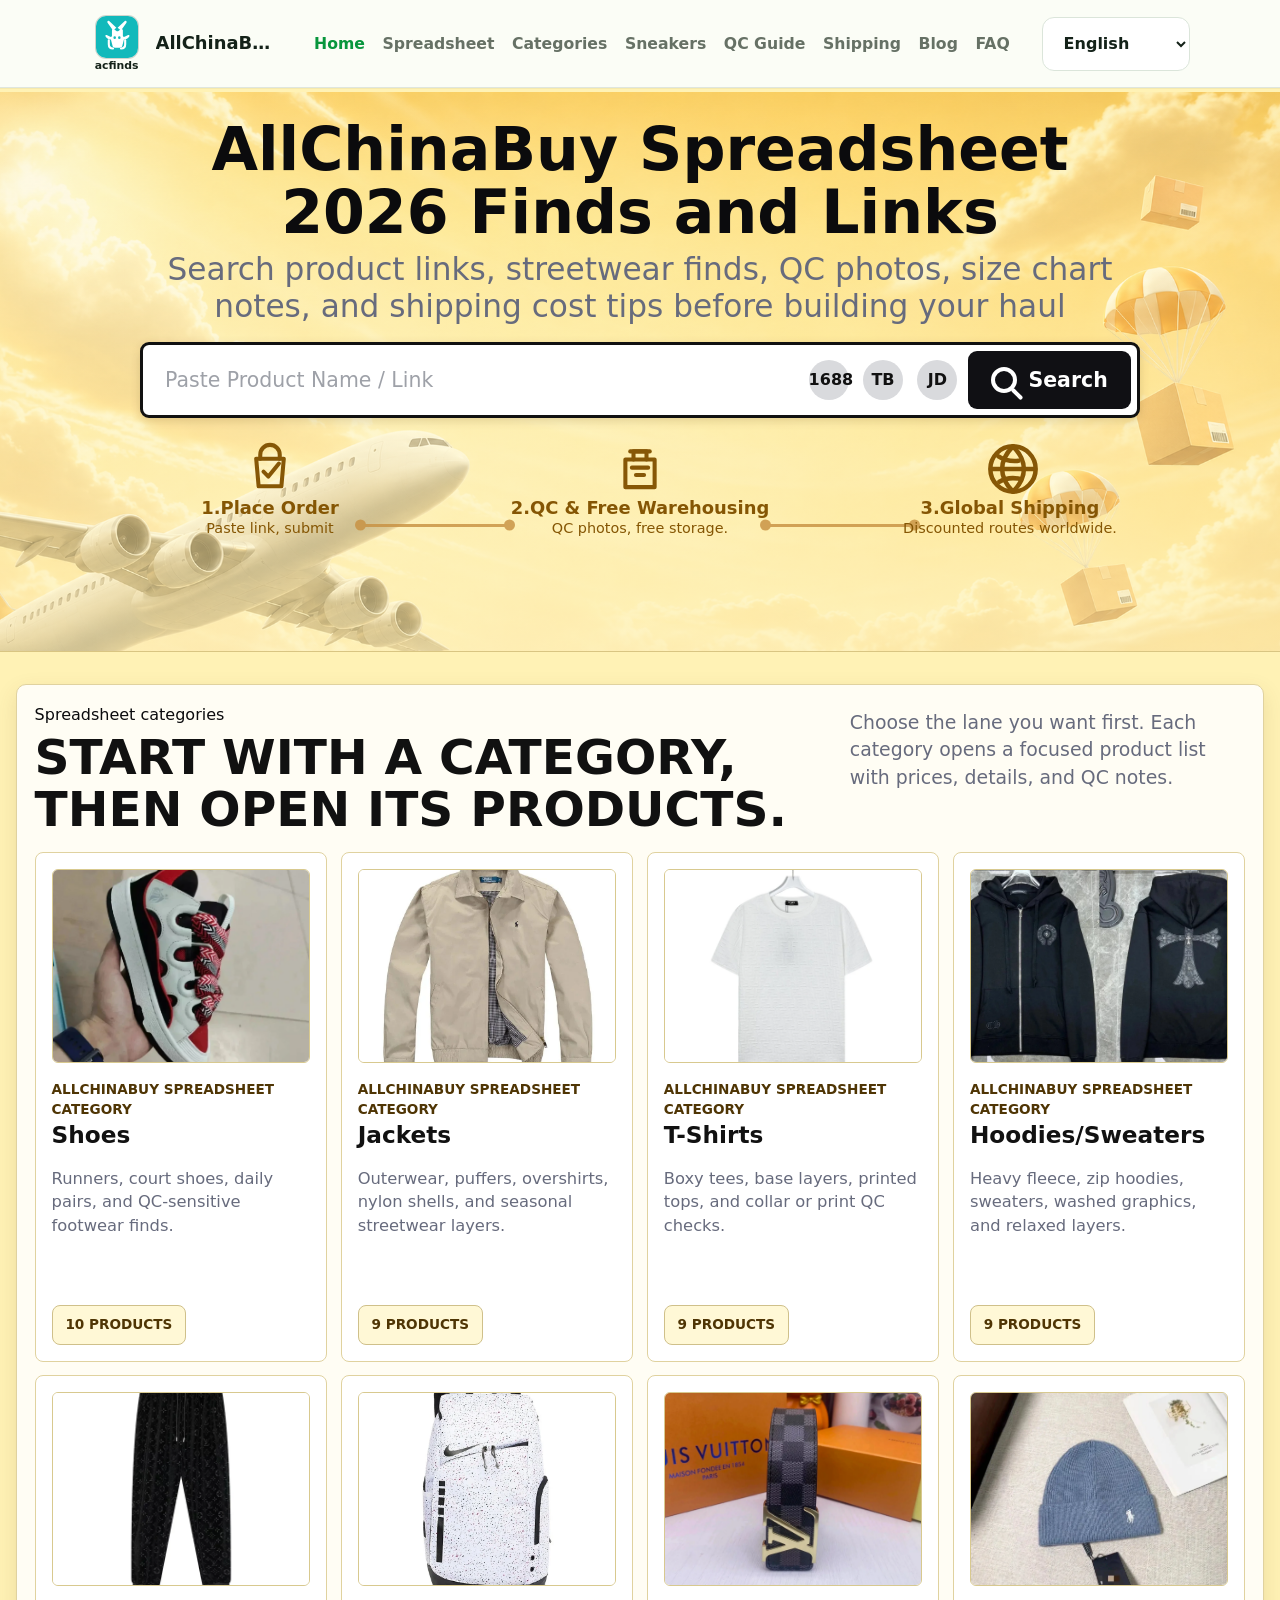
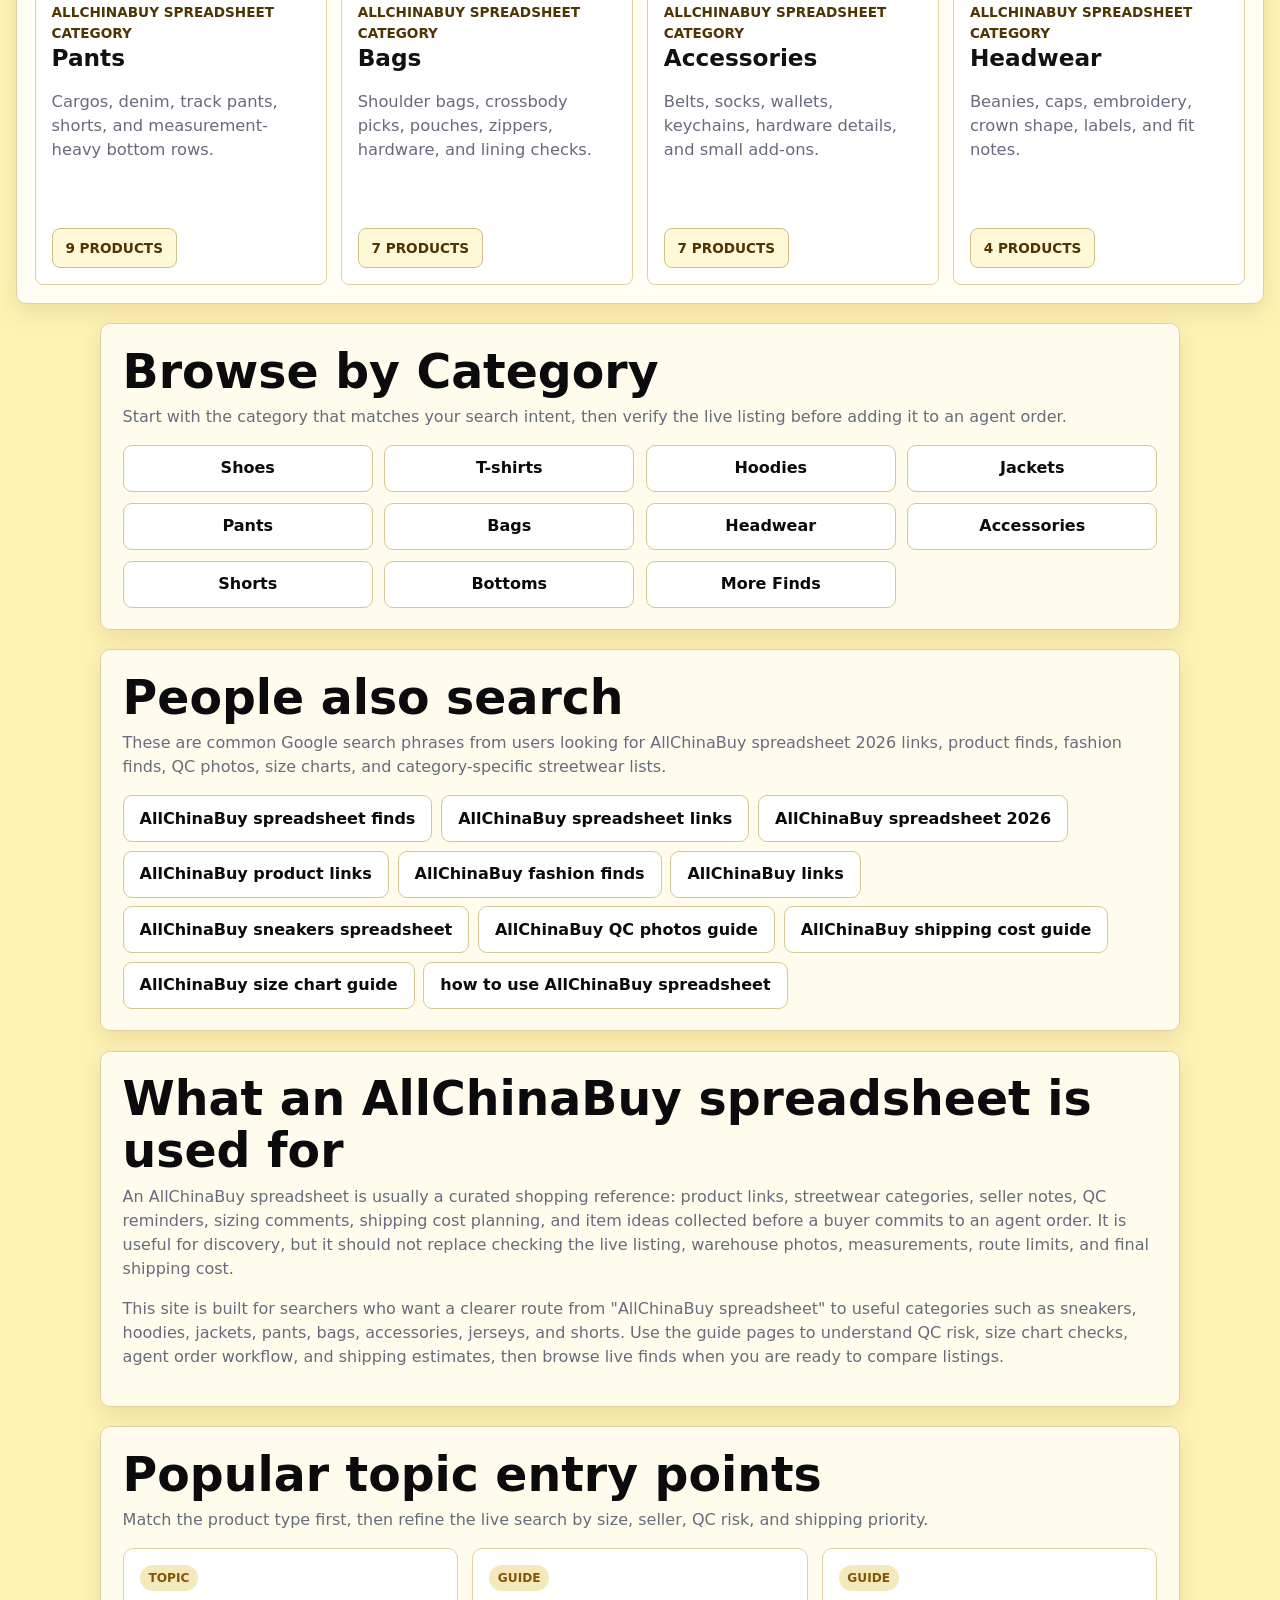
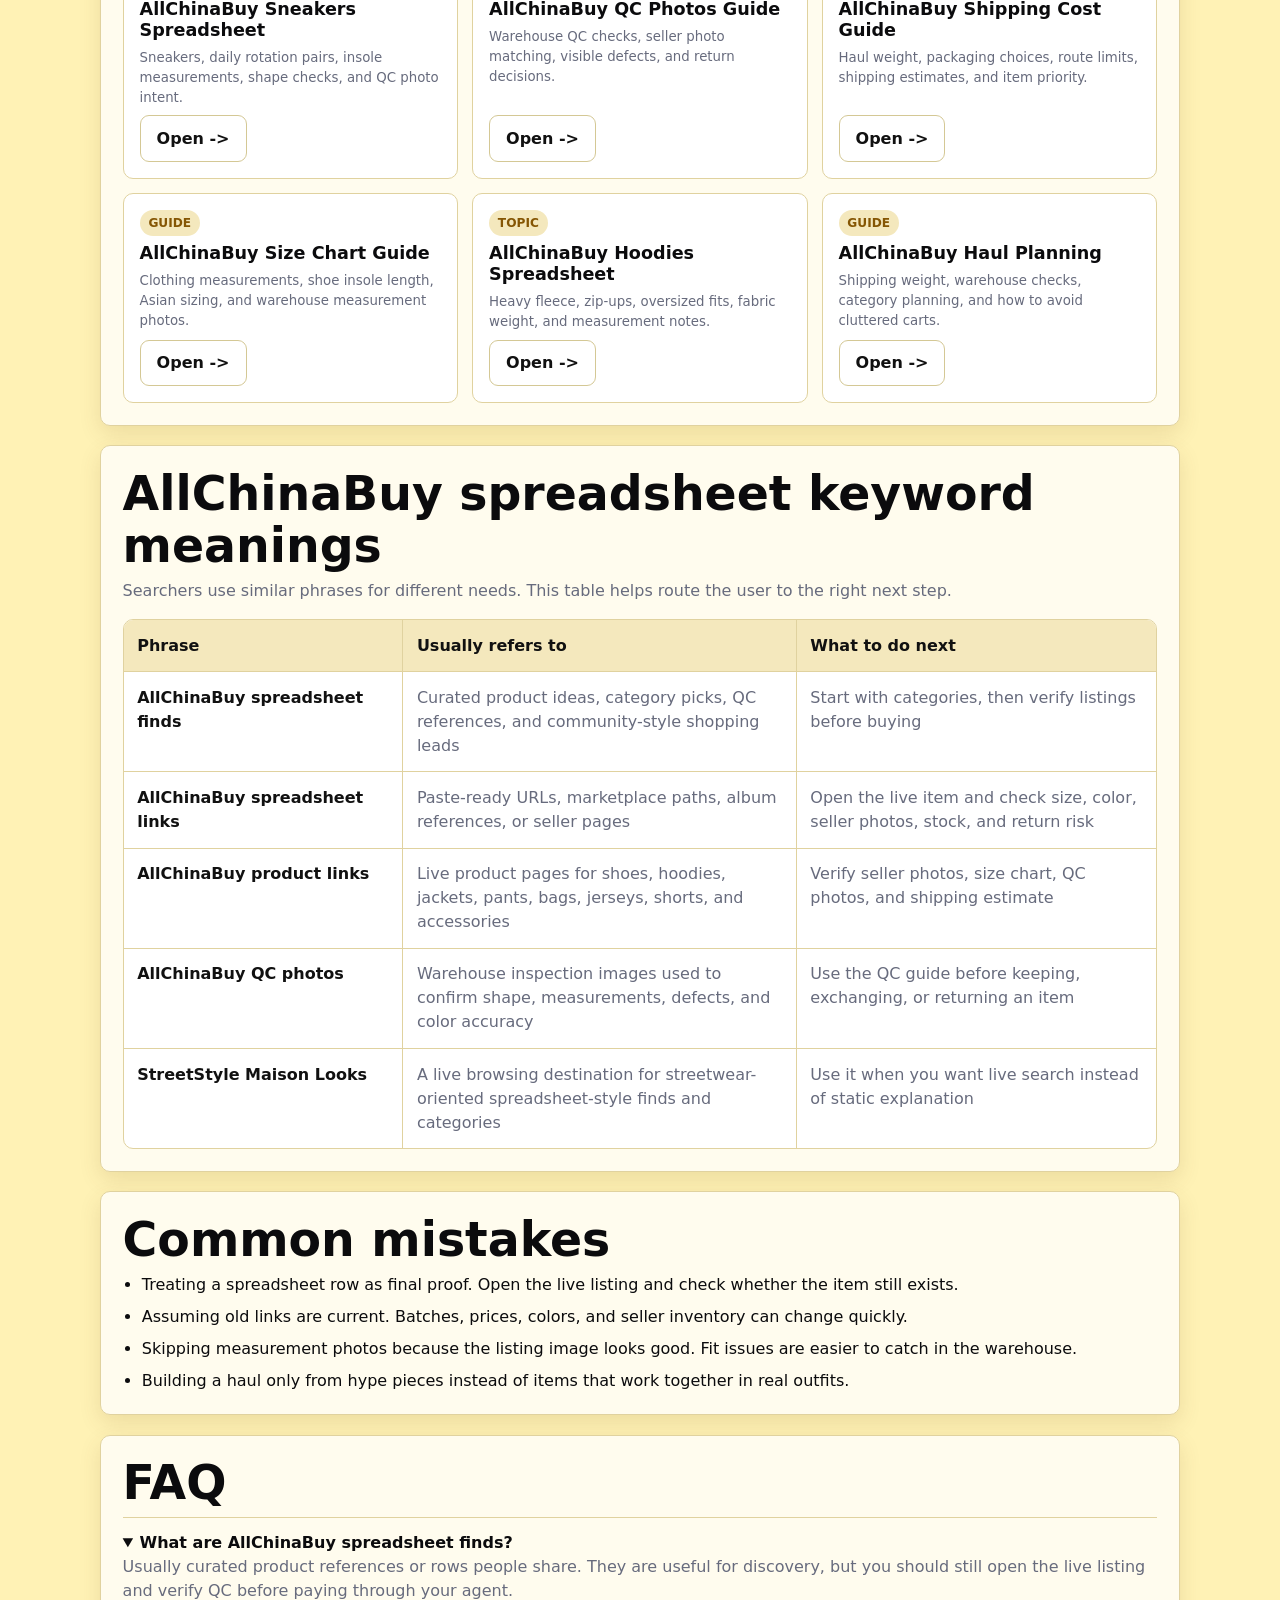
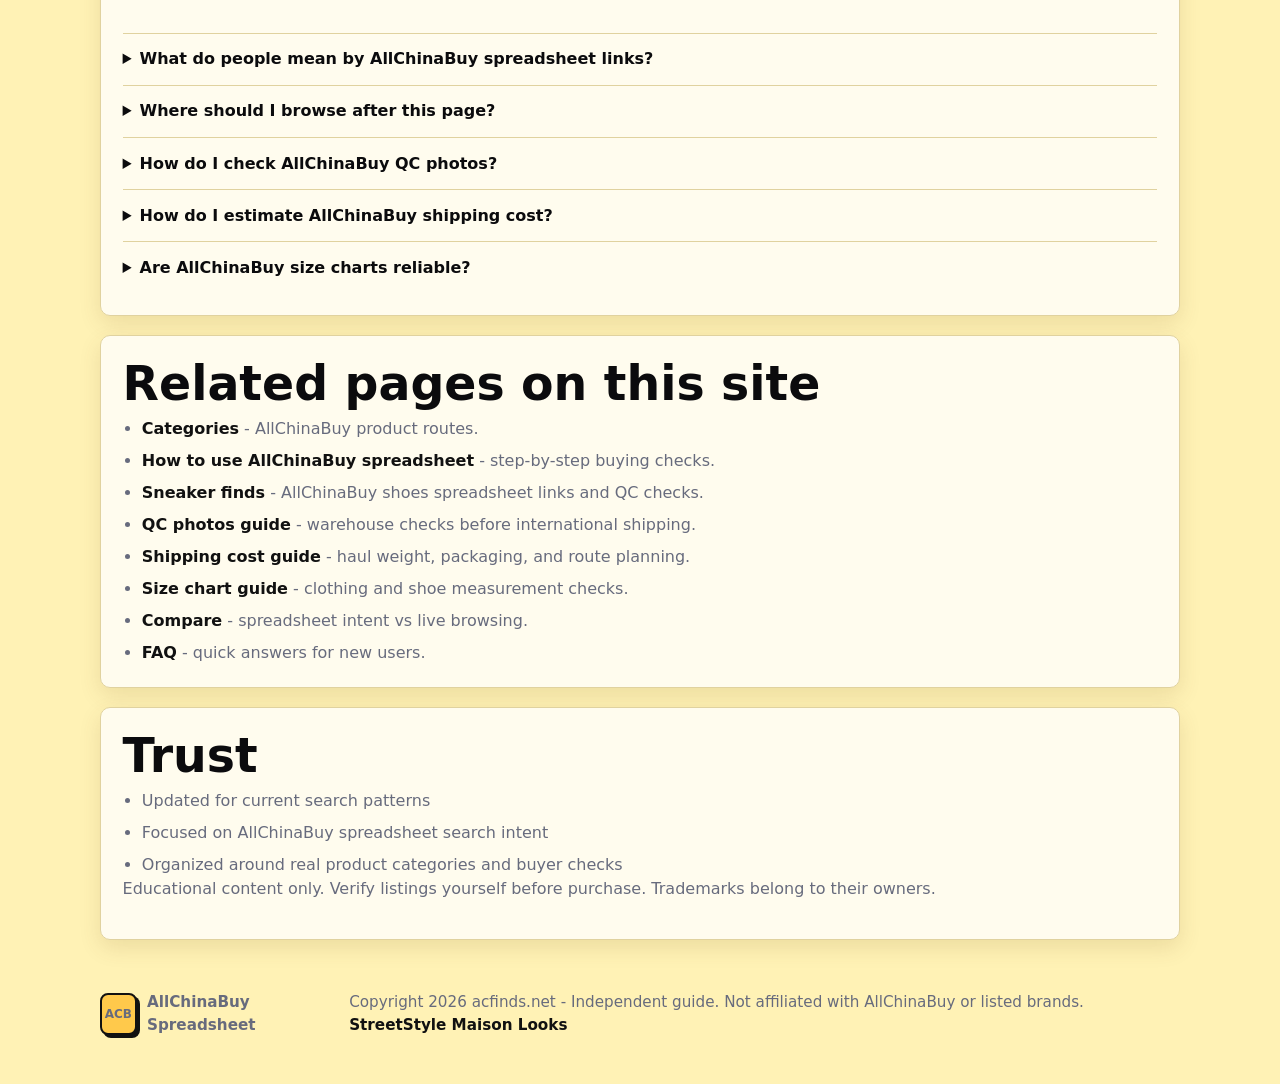
<file: index.html>
﻿<!doctype html>
<html lang="en">
  <head>
    <meta charset="utf-8" />
    <meta name="viewport" content="width=device-width, initial-scale=1" />
    <title>AllChinaBuy Spreadsheet 2026 | Finds, Links, QC and Shipping Guide</title>
    <meta
      name="description"
      content="Use this AllChinaBuy spreadsheet 2026 guide to find product links, streetwear finds, QC photos, size chart notes, shipping cost tips, sneakers, hoodies, pants, jackets, bags, and accessories."
    />
    <link rel="canonical" href="https://acfinds.net/" />
    <link rel="icon" type="image/svg+xml" href="assets/acfinds-icon.svg" />
    <meta property="og:title" content="AllChinaBuy Spreadsheet 2026 Finds and Links" />
    <meta property="og:description" content="A practical AllChinaBuy spreadsheet guide for product links, streetwear finds, QC photos, size charts, shipping cost planning, and live browsing." />
    <meta property="og:type" content="website" />
    <meta property="og:url" content="https://acfinds.net/" />
    <meta property="og:image" content="https://images.unsplash.com/photo-1523398002811-999ca8dec234?auto=format&fit=crop&w=1600&q=80" />
    <link rel="stylesheet" href="styles.css?v=site-20260701-6" />
    <script type="application/ld+json">
      {
        "@context": "https://schema.org",
        "@type": "FAQPage",
        "mainEntity": [
          {
            "@type": "Question",
            "name": "What are AllChinaBuy spreadsheet finds?",
            "acceptedAnswer": {
              "@type": "Answer",
              "text": "They are curated product references, shopping links, category ideas, QC reminders, sizing notes, and fashion finds that help users discover items before checking live listings and warehouse photos."
            }
          },
          {
            "@type": "Question",
            "name": "Where should I browse after this page?",
            "acceptedAnswer": {
              "@type": "Answer",
              "text": "Start with the category, sneaker, QC, shipping, and size guide pages on this site, then continue to StreetStyle Maison Looks when you are ready to browse live spreadsheet-style finds."
            }
          }
        ]
      }
    </script>
  </head>
  <body>
    <a class="skip-link" href="#main">Skip to content</a>
<main id="main">
      <section class="hero-lite">
        <div class="hero-card">
          <h1>AllChinaBuy Spreadsheet 2026 Finds and Links</h1>
          <p class="tagline">Search product links, streetwear finds, QC photos, size chart notes, and shipping cost tips before building your haul</p>

          <form class="finds-search" action="https://streetstyle.maisonlooks.com/" method="get" target="_blank" rel="noopener noreferrer">
            <div>
              <input id="finds-query" name="q" type="search" aria-label="Paste product name or link" placeholder="Paste Product Name / Link" />
              <span class="search-chip">1688</span>
              <span class="search-chip">TB</span>
              <span class="search-chip">JD</span>
              <button type="submit"><span class="search-icon" aria-hidden="true"></span>Search</button>
            </div>
          </form>

          <div class="process-row" aria-label="Buying process">
            <span class="connector connector-left" aria-hidden="true"></span>
            <span class="connector connector-right" aria-hidden="true"></span>
            <article>
              <span class="step-icon" aria-hidden="true">
                <svg viewBox="0 0 64 64" role="img">
                  <path d="M20 23V18a12 12 0 0 1 24 0v5" />
                  <path d="M15 23h34l-3 34H18L15 23Z" />
                  <path d="m24 39 6 6 13-16" />
                </svg>
              </span>
              <strong>1.Place Order</strong>
              <small>Paste link, submit</small>
            </article>
            <article>
              <span class="step-icon" aria-hidden="true">
                <svg viewBox="0 0 64 64" role="img">
                  <path d="M14 24h36v34H14V24Z" />
                  <path d="M24 24V14h16v10" />
                  <path d="M22 34h20" />
                  <path d="M27 43h10" />
                  <path d="M20 14h24" />
                </svg>
              </span>
              <strong>2.QC & Free Warehousing</strong>
              <small>QC photos, free storage.</small>
            </article>
            <article>
              <span class="step-icon globe-icon" aria-hidden="true">
                <svg viewBox="0 0 64 64" role="img">
                  <circle cx="32" cy="32" r="25" />
                  <path d="M8 32h48" />
                  <path d="M32 7c8 8 12 16 12 25S40 49 32 57" />
                  <path d="M32 7C24 15 20 23 20 32s4 17 12 25" />
                  <path d="M16 18c6 4 13 6 22 5" />
                  <path d="M17 46c7-4 14-5 23-3" />
                </svg>
              </span>
              <strong>3.Global Shipping</strong>
              <small>Discounted routes worldwide.</small>
            </article>
          </div>
        </div>
      </section>

      <section class="category-showcase" aria-labelledby="category-showcase-title">
        <div class="category-showcase-head">
          <div>
            <p class="eyebrow">Spreadsheet categories</p>
            <h2 id="category-showcase-title">Start with a category, then open its products.</h2>
          </div>
          <p>Choose the lane you want first. Each category opens a focused product list with prices, details, and QC notes.</p>
        </div>
        <div class="category-showcase-grid">
          <a class="category-showcase-card" href="/categories/sneakers">
            <img src="assets/home-category-sneakers.webp" alt="AllChinaBuy shoes spreadsheet category" loading="lazy" />
            <span>AllChinaBuy spreadsheet category</span>
            <strong>Shoes</strong>
            <p>Runners, court shoes, daily pairs, and QC-sensitive footwear finds.</p>
            <em>10 products</em>
          </a>
          <a class="category-showcase-card" href="/categories/jackets">
            <img src="assets/home-category-jackets.webp" alt="AllChinaBuy jackets spreadsheet category" loading="lazy" />
            <span>AllChinaBuy spreadsheet category</span>
            <strong>Jackets</strong>
            <p>Outerwear, puffers, overshirts, nylon shells, and seasonal streetwear layers.</p>
            <em>9 products</em>
          </a>
          <a class="category-showcase-card" href="/categories/t-shirts">
            <img src="assets/home-category-t-shirts.webp" alt="AllChinaBuy T-shirts spreadsheet category" loading="lazy" />
            <span>AllChinaBuy spreadsheet category</span>
            <strong>T-Shirts</strong>
            <p>Boxy tees, base layers, printed tops, and collar or print QC checks.</p>
            <em>9 products</em>
          </a>
          <a class="category-showcase-card" href="/categories/hoodies">
            <img src="assets/home-category-hoodies.webp" alt="AllChinaBuy hoodies spreadsheet category" loading="lazy" />
            <span>AllChinaBuy spreadsheet category</span>
            <strong>Hoodies/Sweaters</strong>
            <p>Heavy fleece, zip hoodies, sweaters, washed graphics, and relaxed layers.</p>
            <em>9 products</em>
          </a>
          <a class="category-showcase-card" href="/categories/pants">
            <img src="assets/home-category-pants.webp" alt="AllChinaBuy pants spreadsheet category" loading="lazy" />
            <span>AllChinaBuy spreadsheet category</span>
            <strong>Pants</strong>
            <p>Cargos, denim, track pants, shorts, and measurement-heavy bottom rows.</p>
            <em>9 products</em>
          </a>
          <a class="category-showcase-card" href="/categories/bags">
            <img src="assets/home-category-bags.webp" alt="AllChinaBuy bags spreadsheet category" loading="lazy" />
            <span>AllChinaBuy spreadsheet category</span>
            <strong>Bags</strong>
            <p>Shoulder bags, crossbody picks, pouches, zippers, hardware, and lining checks.</p>
            <em>7 products</em>
          </a>
          <a class="category-showcase-card" href="/categories/accessories">
            <img src="assets/home-category-accessories.webp" alt="AllChinaBuy accessories spreadsheet category" loading="lazy" />
            <span>AllChinaBuy spreadsheet category</span>
            <strong>Accessories</strong>
            <p>Belts, socks, wallets, keychains, hardware details, and small add-ons.</p>
            <em>7 products</em>
          </a>
          <a class="category-showcase-card" href="/categories/headwear">
            <img src="assets/home-category-headwear.webp" alt="AllChinaBuy headwear spreadsheet category" loading="lazy" />
            <span>AllChinaBuy spreadsheet category</span>
            <strong>Headwear</strong>
            <p>Beanies, caps, embroidery, crown shape, labels, and fit notes.</p>
            <em>4 products</em>
          </a>
        </div>
      </section>

      <section class="hub-section" id="categories">
        <div class="section-title">
          <h2>Browse by Category</h2>
          <p>Start with the category that matches your search intent, then verify the live listing before adding it to an agent order.</p>
        </div>
        <div class="pill-grid">
          <a href="/categories/sneakers">Shoes</a>
          <a href="/categories/t-shirts">T-shirts</a>
          <a href="/categories/hoodies">Hoodies</a>
          <a href="/categories/jackets">Jackets</a>
          <a href="/categories/pants">Pants</a>
          <a href="/categories/bags">Bags</a>
          <a href="/categories/headwear">Headwear</a>
          <a href="/categories/accessories">Accessories</a>
          <a href="/categories/pants">Shorts</a>
          <a href="/categories/pants">Bottoms</a>
          <a href="/spreadsheet">More Finds</a>
        </div>
      </section>

      <section class="hub-section search-intent">
        <div class="section-title">
          <h2>People also search</h2>
          <p>These are common Google search phrases from users looking for AllChinaBuy spreadsheet 2026 links, product finds, fashion finds, QC photos, size charts, and category-specific streetwear lists.</p>
        </div>
        <div class="phrase-row">
          <a href="https://streetstyle.maisonlooks.com/?q=AllChinaBuy%20spreadsheet%20finds" rel="nofollow noopener" target="_blank">AllChinaBuy spreadsheet finds</a>
          <a href="https://streetstyle.maisonlooks.com/?q=AllChinaBuy%20spreadsheet%20links" rel="nofollow noopener" target="_blank">AllChinaBuy spreadsheet links</a>
          <a href="https://streetstyle.maisonlooks.com/?q=AllChinaBuy%20spreadsheet%202026" rel="nofollow noopener" target="_blank">AllChinaBuy spreadsheet 2026</a>
          <a href="https://streetstyle.maisonlooks.com/?q=AllChinaBuy%20product%20links" rel="nofollow noopener" target="_blank">AllChinaBuy product links</a>
          <a href="https://streetstyle.maisonlooks.com/?q=AllChinaBuy%20fashion%20finds" rel="nofollow noopener" target="_blank">AllChinaBuy fashion finds</a>
          <a href="https://streetstyle.maisonlooks.com/?q=AllChinaBuy%20links" rel="nofollow noopener" target="_blank">AllChinaBuy links</a>
          <a href="https://streetstyle.maisonlooks.com/?q=AllChinaBuy%20sneakers" rel="nofollow noopener" target="_blank">AllChinaBuy sneakers spreadsheet</a>
          <a href="qc-guide.html">AllChinaBuy QC photos guide</a>
          <a href="shipping.html">AllChinaBuy shipping cost guide</a>
          <a href="size-guide.html">AllChinaBuy size chart guide</a>
          <a href="guides.html">how to use AllChinaBuy spreadsheet</a>
        </div>
      </section>

      <section class="text-block">
        <h2>What an AllChinaBuy spreadsheet is used for</h2>
        <p>
          An AllChinaBuy spreadsheet is usually a curated shopping reference: product links, streetwear categories, seller notes, QC reminders, sizing comments, shipping cost planning, and item ideas collected before a buyer commits to an agent order. It is useful for discovery, but it should not replace checking the live listing, warehouse photos, measurements, route limits, and final shipping cost.
        </p>
        <p>
          This site is built for searchers who want a clearer route from "AllChinaBuy spreadsheet" to useful categories such as sneakers, hoodies, jackets, pants, bags, accessories, jerseys, and shorts. Use the guide pages to understand QC risk, size chart checks, agent order workflow, and shipping estimates, then browse live finds when you are ready to compare listings.
        </p>
      </section>

      <section class="hub-section" id="topics">
        <div class="section-title">
          <h2>Popular topic entry points</h2>
          <p>Match the product type first, then refine the live search by size, seller, QC risk, and shipping priority.</p>
        </div>
        <div class="topic-cards">
          <a href="categories.html#sneakers">
            <span>Topic</span>
            <strong>AllChinaBuy Sneakers Spreadsheet</strong>
            <small>Sneakers, daily rotation pairs, insole measurements, shape checks, and QC photo intent.</small>
            <em>Open -></em>
          </a>
          <a href="qc-guide.html">
            <span>Guide</span>
            <strong>AllChinaBuy QC Photos Guide</strong>
            <small>Warehouse QC checks, seller photo matching, visible defects, and return decisions.</small>
            <em>Open -></em>
          </a>
          <a href="shipping.html">
            <span>Guide</span>
            <strong>AllChinaBuy Shipping Cost Guide</strong>
            <small>Haul weight, packaging choices, route limits, shipping estimates, and item priority.</small>
            <em>Open -></em>
          </a>
          <a href="size-guide.html">
            <span>Guide</span>
            <strong>AllChinaBuy Size Chart Guide</strong>
            <small>Clothing measurements, shoe insole length, Asian sizing, and warehouse measurement photos.</small>
            <em>Open -></em>
          </a>
          <a href="categories.html#hoodies">
            <span>Topic</span>
            <strong>AllChinaBuy Hoodies Spreadsheet</strong>
            <small>Heavy fleece, zip-ups, oversized fits, fabric weight, and measurement notes.</small>
            <em>Open -></em>
          </a>
          <a href="guides.html#shipping">
            <span>Guide</span>
            <strong>AllChinaBuy Haul Planning</strong>
            <small>Shipping weight, warehouse checks, category planning, and how to avoid cluttered carts.</small>
            <em>Open -></em>
          </a>
        </div>
      </section>

      <section class="table-section">
        <h2>AllChinaBuy spreadsheet keyword meanings</h2>
        <p>Searchers use similar phrases for different needs. This table helps route the user to the right next step.</p>
        <div class="compare-table" role="table" aria-label="Comparison snapshot">
          <div class="compare-row compare-head" role="row">
            <span role="columnheader">Phrase</span>
            <span role="columnheader">Usually refers to</span>
            <span role="columnheader">What to do next</span>
          </div>
          <div class="compare-row" role="row">
            <span role="cell">AllChinaBuy spreadsheet finds</span>
            <span role="cell">Curated product ideas, category picks, QC references, and community-style shopping leads</span>
            <span role="cell">Start with categories, then verify listings before buying</span>
          </div>
          <div class="compare-row" role="row">
            <span role="cell">AllChinaBuy spreadsheet links</span>
            <span role="cell">Paste-ready URLs, marketplace paths, album references, or seller pages</span>
            <span role="cell">Open the live item and check size, color, seller photos, stock, and return risk</span>
          </div>
          <div class="compare-row" role="row">
            <span role="cell">AllChinaBuy product links</span>
            <span role="cell">Live product pages for shoes, hoodies, jackets, pants, bags, jerseys, shorts, and accessories</span>
            <span role="cell">Verify seller photos, size chart, QC photos, and shipping estimate</span>
          </div>
          <div class="compare-row" role="row">
            <span role="cell">AllChinaBuy QC photos</span>
            <span role="cell">Warehouse inspection images used to confirm shape, measurements, defects, and color accuracy</span>
            <span role="cell">Use the QC guide before keeping, exchanging, or returning an item</span>
          </div>
          <div class="compare-row" role="row">
            <span role="cell">StreetStyle Maison Looks</span>
            <span role="cell">A live browsing destination for streetwear-oriented spreadsheet-style finds and categories</span>
            <span role="cell">Use it when you want live search instead of static explanation</span>
          </div>
        </div>
      </section>

      <section class="text-block mistakes">
        <h2>Common mistakes</h2>
        <ul>
          <li>Treating a spreadsheet row as final proof. Open the live listing and check whether the item still exists.</li>
          <li>Assuming old links are current. Batches, prices, colors, and seller inventory can change quickly.</li>
          <li>Skipping measurement photos because the listing image looks good. Fit issues are easier to catch in the warehouse.</li>
          <li>Building a haul only from hype pieces instead of items that work together in real outfits.</li>
        </ul>
      </section>

      <section class="faq-section">
        <h2>FAQ</h2>
        <details open>
          <summary>What are AllChinaBuy spreadsheet finds?</summary>
          <p>Usually curated product references or rows people share. They are useful for discovery, but you should still open the live listing and verify QC before paying through your agent.</p>
        </details>
        <details>
          <summary>What do people mean by AllChinaBuy spreadsheet links?</summary>
          <p>They often mean paste-ready URLs, marketplace pages, album references, or product paths bundled in spreadsheet culture. Use this page to narrow intent before browsing the live catalog.</p>
        </details>
        <details>
          <summary>Where should I browse after this page?</summary>
          <p>Start with categories or topic cards, then browse <a href="https://streetstyle.maisonlooks.com/" rel="nofollow noopener" target="_blank">StreetStyle Maison Looks</a> for live listings.</p>
        </details>
        <details>
          <summary>How do I check AllChinaBuy QC photos?</summary>
          <p>Compare the warehouse photos with the seller listing, then inspect stitching, shape, stains, detail placement, color accuracy, and measurements before shipping. See the <a href="qc-guide.html">AllChinaBuy QC photos guide</a>.</p>
        </details>
        <details>
          <summary>How do I estimate AllChinaBuy shipping cost?</summary>
          <p>Check item weight, package volume, shoe boxes, jacket bulk, route limits, and whether each item is worth sending. See the <a href="shipping.html">shipping cost guide</a>.</p>
        </details>
        <details>
          <summary>Are AllChinaBuy size charts reliable?</summary>
          <p>Use size charts as measurements, not labels. Compare shoulder, chest, sleeve, waist, inseam, and insole length with items you own. See the <a href="size-guide.html">size chart guide</a>.</p>
        </details>
      </section>

      <section class="related-section">
        <h2>Related pages on this site</h2>
        <ul>
          <li><a href="categories.html">Categories</a> - AllChinaBuy product routes.</li>
          <li><a href="guides.html">How to use AllChinaBuy spreadsheet</a> - step-by-step buying checks.</li>
          <li><a href="sneakers.html">Sneaker finds</a> - AllChinaBuy shoes spreadsheet links and QC checks.</li>
          <li><a href="qc-guide.html">QC photos guide</a> - warehouse checks before international shipping.</li>
          <li><a href="shipping.html">Shipping cost guide</a> - haul weight, packaging, and route planning.</li>
          <li><a href="size-guide.html">Size chart guide</a> - clothing and shoe measurement checks.</li>
          <li><a href="compare.html">Compare</a> - spreadsheet intent vs live browsing.</li>
          <li><a href="faq.html">FAQ</a> - quick answers for new users.</li>
        </ul>
      </section>

      <section class="trust-section">
        <h2>Trust</h2>
        <ul>
          <li>Updated for current search patterns</li>
          <li>Focused on AllChinaBuy spreadsheet search intent</li>
          <li>Organized around real product categories and buyer checks</li>
        </ul>
        <p>Educational content only. Verify listings yourself before purchase. Trademarks belong to their owners.</p>
      </section>
    </main>

    <footer class="footer">
      <div class="logo"><span class="logo-badge">ACB</span><span>AllChinaBuy Spreadsheet</span></div>
      <p>Copyright 2026 acfinds.net - Independent guide. Not affiliated with AllChinaBuy or listed brands. <a href="https://streetstyle.maisonlooks.com/" rel="nofollow noopener" target="_blank">StreetStyle Maison Looks</a></p>
    </footer>
    <nav class="taskbar" aria-label="Primary taskbar">
      <div class="taskbar-brand" aria-label="AllChinaBuy Spreadsheet">
        <span class="taskbar-logo"><img src="assets/acfinds-icon.svg" alt="acfinds AllChinaBuy spreadsheet streetwear finds and links logo" /><span>acfinds</span></span>
        <span class="taskbar-title">AllChinaBuy Spreadsheet</span>
      </div>
      <div class="taskbar-links">
        <a class="is-active" href="index.html">Home</a>
        <a href="spreadsheet">Spreadsheet</a>
        <a href="categories.html">Categories</a>
        <a href="sneakers.html">Sneakers</a>
        <a href="qc-guide.html">QC Guide</a>
        <a href="shipping.html">Shipping</a>
        <a href="blog">Blog</a>
        <a href="faq.html">FAQ</a>
      </div>
      <div class="taskbar-actions">
        <select aria-label="Language">
          <option value="en">English</option>
          <option value="es">Espa帽ol</option>
          <option value="fr">Fran莽ais</option>
          <option value="de">Deutsch</option>
          <option value="pt">Portugu锚s</option>
        </select>
      </div>
    </nav>
    <script src="script.js?v=site-20260701-6"></script>
  </body>
</html>
</file>
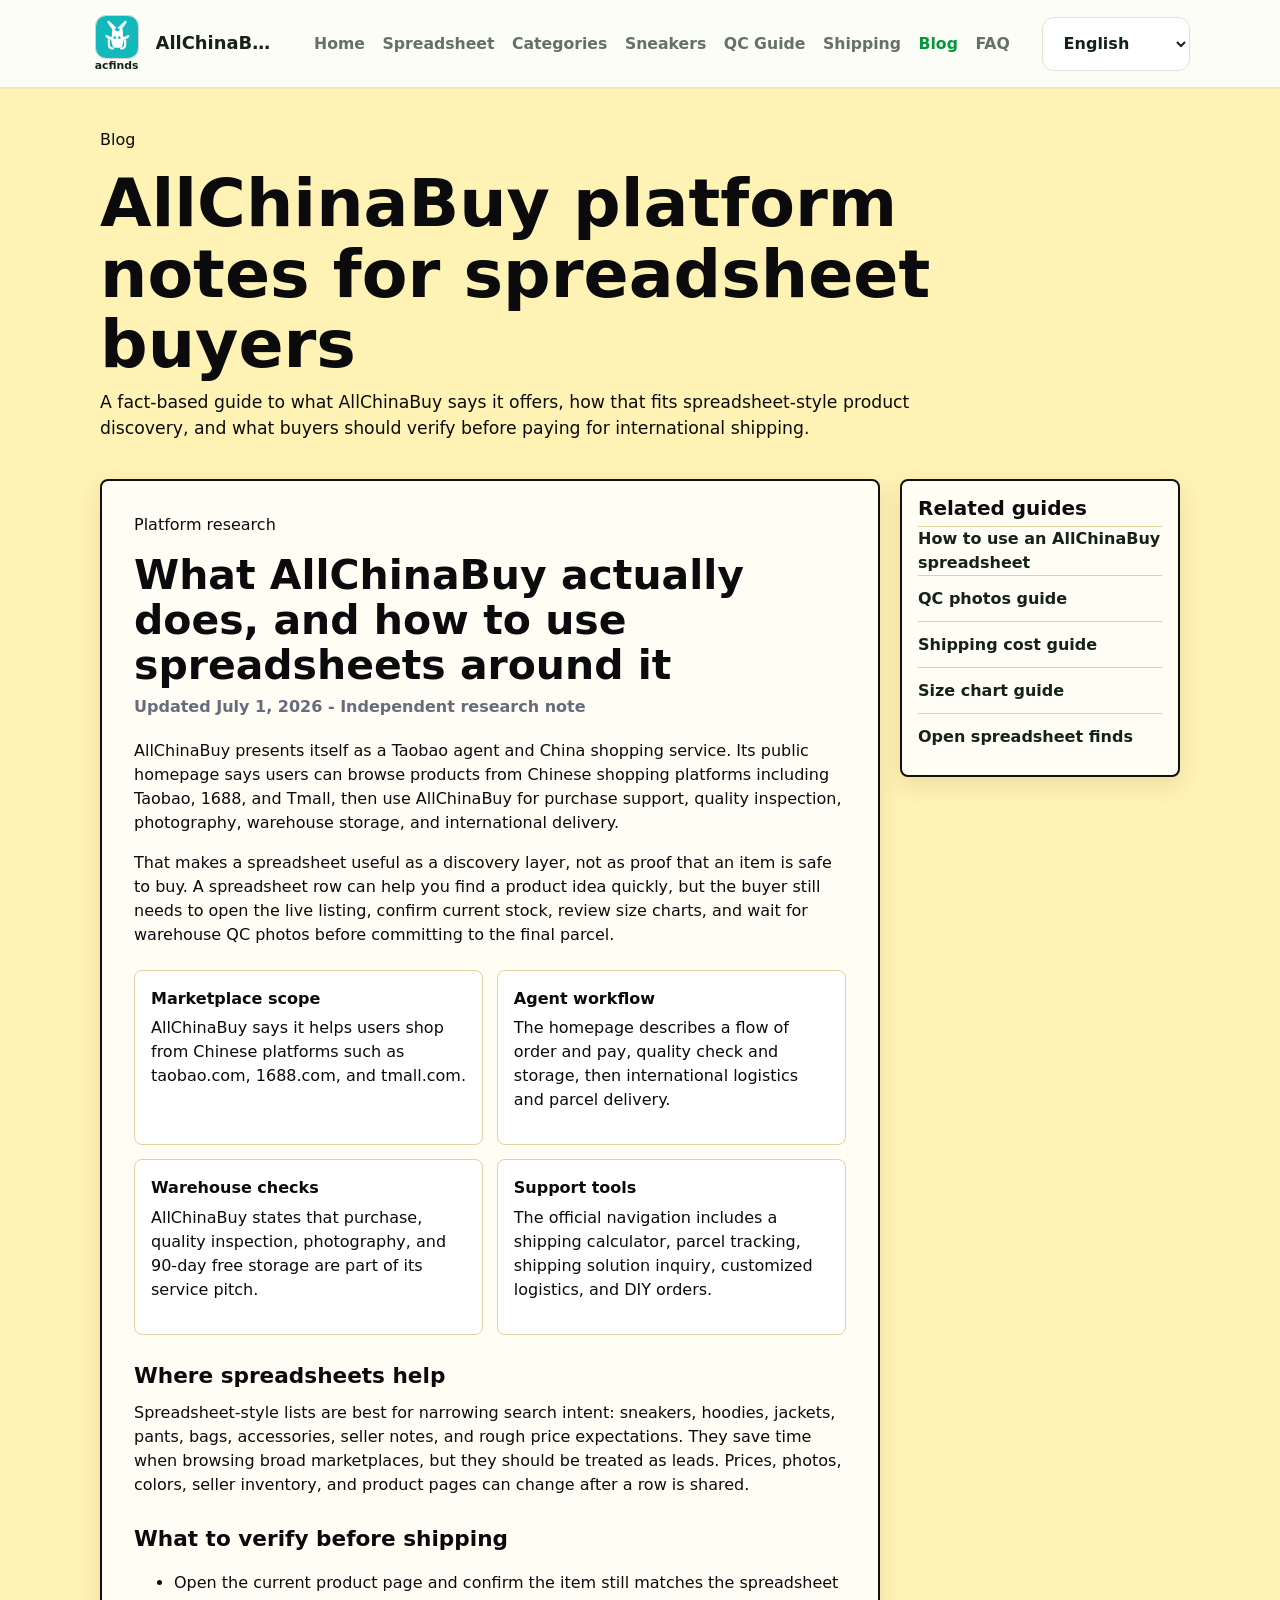
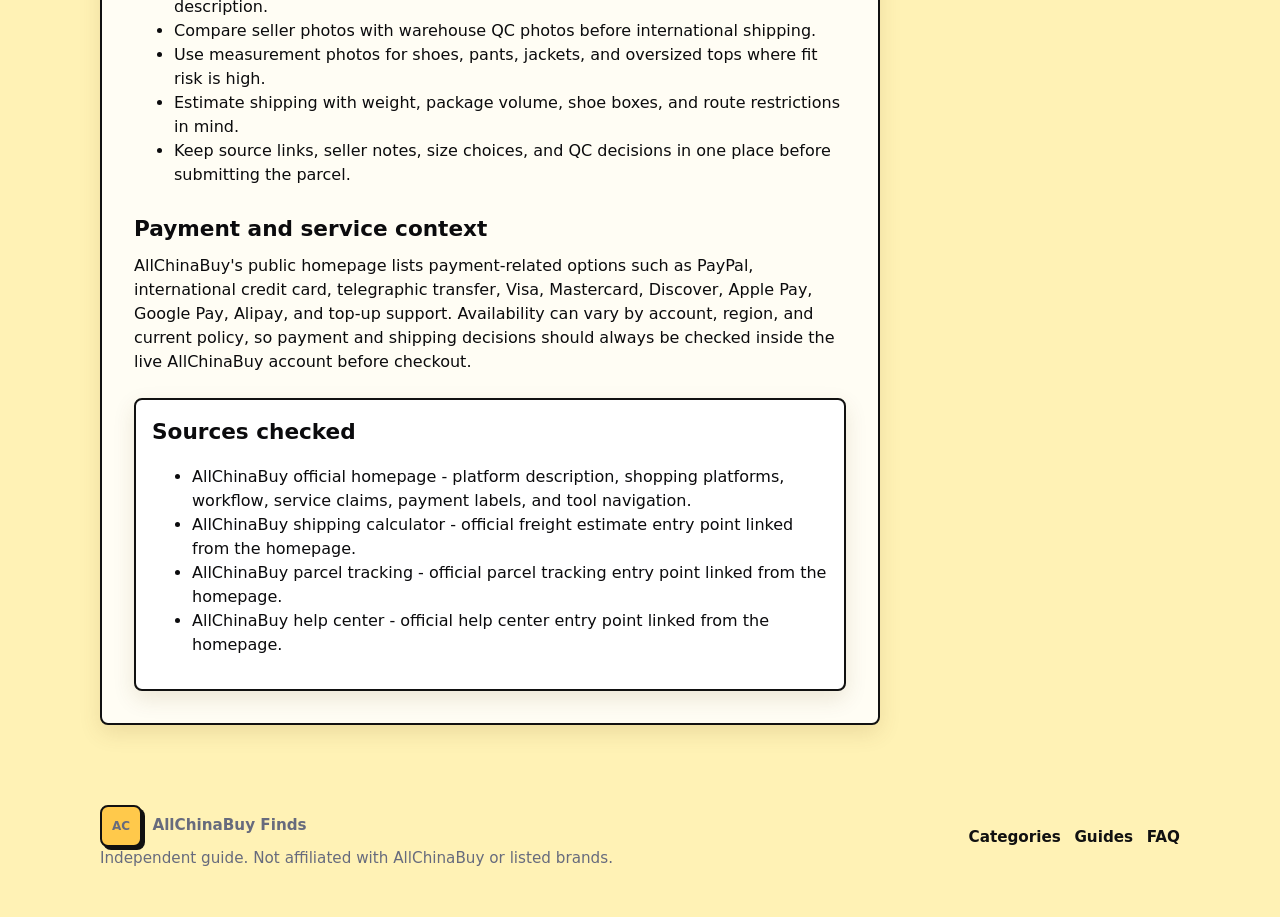
<file: blog.html>
﻿<!doctype html>
<html lang="en">
  <head>
    <meta charset="utf-8" />
    <meta name="viewport" content="width=device-width, initial-scale=1" />
    <title>AllChinaBuy Blog | Platform Facts, Spreadsheet Workflow, QC and Shipping</title>
    <meta name="description" content="Read the acfinds AllChinaBuy blog: platform facts, spreadsheet workflow, QC photo checks, 90-day warehouse storage context, shipping tools, payments, and practical buyer notes." />
    <link rel="canonical" href="https://acfinds.net/blog" />
    <link rel="icon" type="image/svg+xml" href="assets/acfinds-icon.svg" />
    <link rel="stylesheet" href="styles.css?v=site-20260701-6" />
    <script type="application/ld+json">
      {
        "@context": "https://schema.org",
        "@type": "Blog",
        "name": "AllChinaBuy Blog",
        "url": "https://acfinds.net/blog",
        "description": "Independent AllChinaBuy spreadsheet and shopping-agent workflow notes for product links, QC photos, warehousing, shipping, and buyer checks.",
        "publisher": {
          "@type": "Organization",
          "name": "acfinds.net"
        }
      }
    </script>
  </head>
  <body>
    <a class="skip-link" href="#main">Skip to content</a>
    <main id="main">
      <section class="page-hero blog-hero">
        <div>
          <p class="eyebrow">Blog</p>
          <h1>AllChinaBuy platform notes for spreadsheet buyers</h1>
          <p class="hero-copy">A fact-based guide to what AllChinaBuy says it offers, how that fits spreadsheet-style product discovery, and what buyers should verify before paying for international shipping.</p>
        </div>
      </section>

      <section class="blog-layout" aria-labelledby="featured-post-title">
        <article class="blog-post">
          <p class="eyebrow">Platform research</p>
          <h2 id="featured-post-title">What AllChinaBuy actually does, and how to use spreadsheets around it</h2>
          <p class="post-meta">Updated July 1, 2026 - Independent research note</p>
          <p>
            AllChinaBuy presents itself as a Taobao agent and China shopping service. Its public homepage says users can browse products from Chinese shopping platforms including Taobao, 1688, and Tmall, then use AllChinaBuy for purchase support, quality inspection, photography, warehouse storage, and international delivery.
          </p>
          <p>
            That makes a spreadsheet useful as a discovery layer, not as proof that an item is safe to buy. A spreadsheet row can help you find a product idea quickly, but the buyer still needs to open the live listing, confirm current stock, review size charts, and wait for warehouse QC photos before committing to the final parcel.
          </p>

          <div class="fact-grid" aria-label="AllChinaBuy platform facts">
            <article>
              <strong>Marketplace scope</strong>
              <p>AllChinaBuy says it helps users shop from Chinese platforms such as taobao.com, 1688.com, and tmall.com.</p>
            </article>
            <article>
              <strong>Agent workflow</strong>
              <p>The homepage describes a flow of order and pay, quality check and storage, then international logistics and parcel delivery.</p>
            </article>
            <article>
              <strong>Warehouse checks</strong>
              <p>AllChinaBuy states that purchase, quality inspection, photography, and 90-day free storage are part of its service pitch.</p>
            </article>
            <article>
              <strong>Support tools</strong>
              <p>The official navigation includes a shipping calculator, parcel tracking, shipping solution inquiry, customized logistics, and DIY orders.</p>
            </article>
          </div>

          <h3>Where spreadsheets help</h3>
          <p>
            Spreadsheet-style lists are best for narrowing search intent: sneakers, hoodies, jackets, pants, bags, accessories, seller notes, and rough price expectations. They save time when browsing broad marketplaces, but they should be treated as leads. Prices, photos, colors, seller inventory, and product pages can change after a row is shared.
          </p>

          <h3>What to verify before shipping</h3>
          <ul>
            <li>Open the current product page and confirm the item still matches the spreadsheet description.</li>
            <li>Compare seller photos with warehouse QC photos before international shipping.</li>
            <li>Use measurement photos for shoes, pants, jackets, and oversized tops where fit risk is high.</li>
            <li>Estimate shipping with weight, package volume, shoe boxes, and route restrictions in mind.</li>
            <li>Keep source links, seller notes, size choices, and QC decisions in one place before submitting the parcel.</li>
          </ul>

          <h3>Payment and service context</h3>
          <p>
            AllChinaBuy's public homepage lists payment-related options such as PayPal, international credit card, telegraphic transfer, Visa, Mastercard, Discover, Apple Pay, Google Pay, Alipay, and top-up support. Availability can vary by account, region, and current policy, so payment and shipping decisions should always be checked inside the live AllChinaBuy account before checkout.
          </p>

          <aside class="source-panel" aria-labelledby="source-title">
            <h3 id="source-title">Sources checked</h3>
            <ul>
              <li><a href="https://www.allchinabuy.com/" rel="nofollow noopener" target="_blank">AllChinaBuy official homepage</a> - platform description, shopping platforms, workflow, service claims, payment labels, and tool navigation.</li>
              <li><a href="https://www.allchinabuy.com/en/page/query/freight/" rel="nofollow noopener" target="_blank">AllChinaBuy shipping calculator</a> - official freight estimate entry point linked from the homepage.</li>
              <li><a href="https://www.allchinabuy.com/en/page/query/package/" rel="nofollow noopener" target="_blank">AllChinaBuy parcel tracking</a> - official parcel tracking entry point linked from the homepage.</li>
              <li><a href="https://www.allchinabuy.com/en/page/help/" rel="nofollow noopener" target="_blank">AllChinaBuy help center</a> - official help center entry point linked from the homepage.</li>
            </ul>
          </aside>
        </article>

        <aside class="blog-sidebar" aria-label="Related guides">
          <h2>Related guides</h2>
          <a href="guides.html">How to use an AllChinaBuy spreadsheet</a>
          <a href="qc-guide.html">QC photos guide</a>
          <a href="shipping.html">Shipping cost guide</a>
          <a href="size-guide.html">Size chart guide</a>
          <a href="spreadsheet">Open spreadsheet finds</a>
        </aside>
      </section>
    </main>
    <footer class="site-footer">
      <div><div class="brand"><span class="brand-mark">AC</span><span>AllChinaBuy Finds</span></div><p>Independent guide. Not affiliated with AllChinaBuy or listed brands.</p></div>
      <nav><a href="categories.html">Categories</a><a href="guides.html">Guides</a><a href="faq.html">FAQ</a></nav>
    </footer>
    <nav class="taskbar" aria-label="Primary taskbar">
      <div class="taskbar-brand" aria-label="AllChinaBuy Spreadsheet">
        <span class="taskbar-logo"><img src="assets/acfinds-icon.svg" alt="acfinds AllChinaBuy spreadsheet streetwear finds and links logo" /><span>acfinds</span></span>
        <span class="taskbar-title">AllChinaBuy Spreadsheet</span>
      </div>
      <div class="taskbar-links">
        <a href="index.html">Home</a>
        <a href="spreadsheet">Spreadsheet</a>
        <a href="categories.html">Categories</a>
        <a href="sneakers.html">Sneakers</a>
        <a href="qc-guide.html">QC Guide</a>
        <a href="shipping.html">Shipping</a>
        <a class="is-active" href="blog">Blog</a>
        <a href="faq.html">FAQ</a>
      </div>
      <div class="taskbar-actions">
        <select aria-label="Language">
          <option value="en">English</option>
          <option value="es">Espa&ntilde;ol</option>
          <option value="fr">Fran&ccedil;ais</option>
          <option value="de">Deutsch</option>
          <option value="pt">Portugu&ecirc;s</option>
        </select>
      </div>
    </nav>
    <script src="script.js?v=site-20260701-6"></script>
  </body>
</html>
</file>
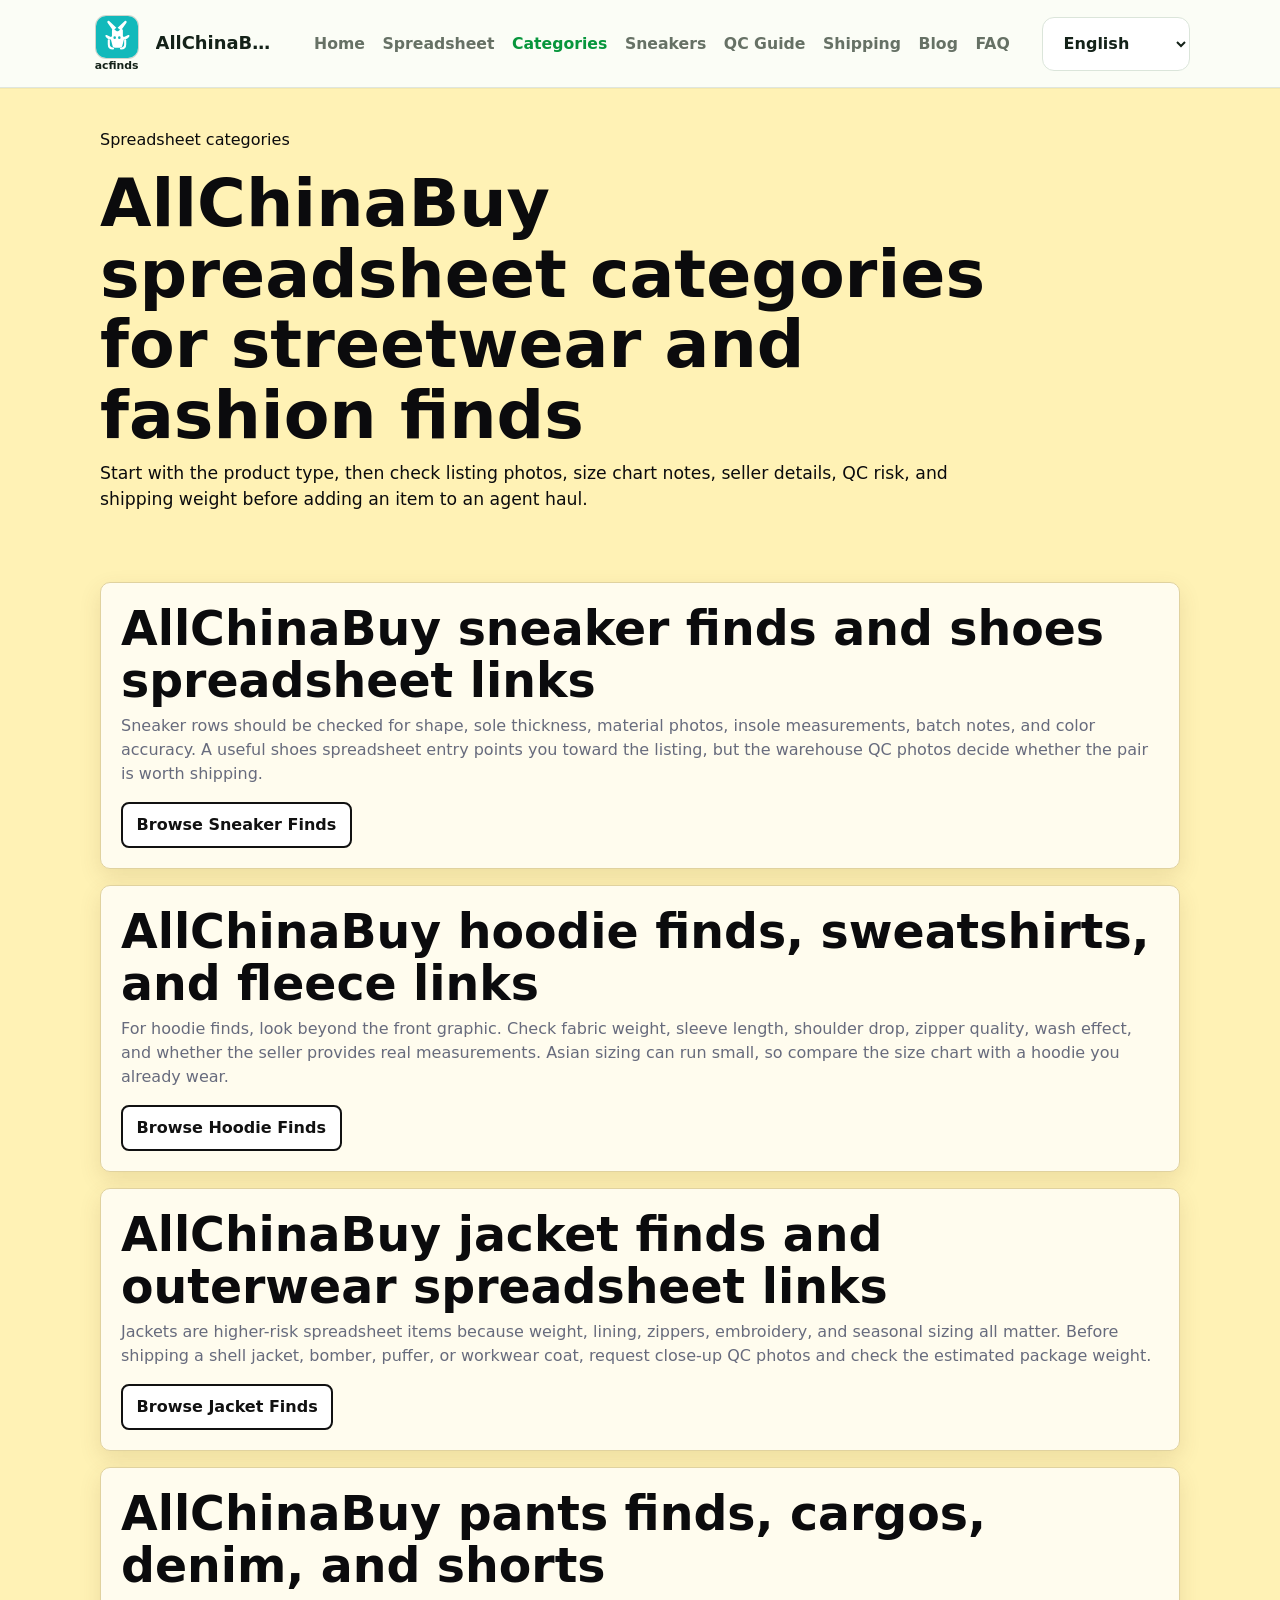
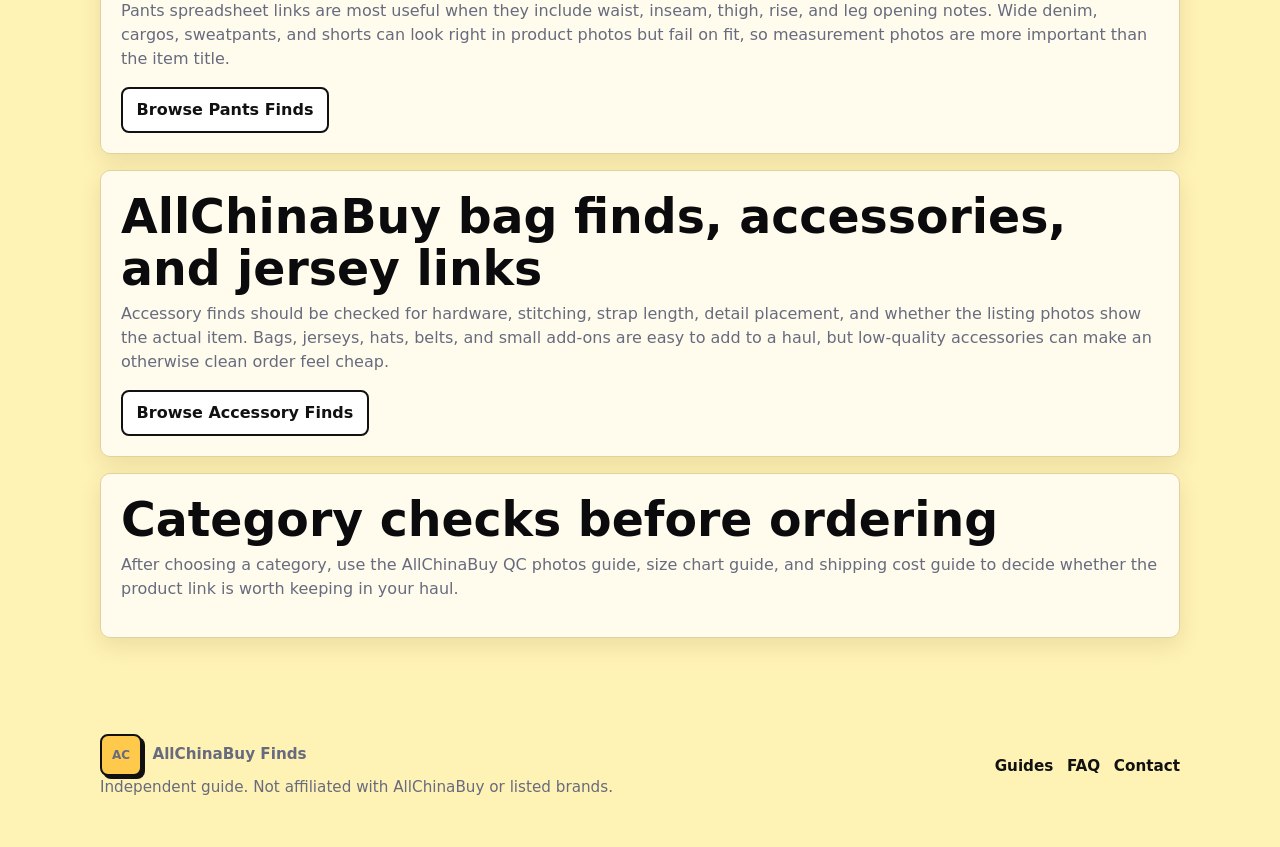
<file: categories.html>
﻿<!doctype html>
<html lang="en">
  <head>
    <meta charset="utf-8" />
    <meta name="viewport" content="width=device-width, initial-scale=1" />
    <title>AllChinaBuy Spreadsheet Categories | Sneaker, Hoodie, Jacket and Bag Finds</title>
    <meta name="description" content="Use this AllChinaBuy spreadsheet category guide to choose sneaker finds, hoodie links, jacket finds, pants, bags, accessories, jerseys, shorts, QC checks, and size chart notes before ordering." />
    <link rel="canonical" href="https://acfinds.net/categories.html" />
    <link rel="icon" type="image/svg+xml" href="assets/acfinds-icon.svg" />
    <link rel="stylesheet" href="styles.css?v=site-20260701-6" />
  </head>
  <body>
    <a class="skip-link" href="#main">Skip to content</a>
    <main id="main">
      <section class="page-hero">
        <div>
          <p class="eyebrow">Spreadsheet categories</p>
          <h1>AllChinaBuy spreadsheet categories for streetwear and fashion finds</h1>
          <p class="hero-copy">Start with the product type, then check listing photos, size chart notes, seller details, QC risk, and shipping weight before adding an item to an agent haul.</p>
        </div>
      </section>
      <section class="article-layout">
        <article id="sneakers" class="article-card">
          <h2>AllChinaBuy sneaker finds and shoes spreadsheet links</h2>
          <p>Sneaker rows should be checked for shape, sole thickness, material photos, insole measurements, batch notes, and color accuracy. A useful shoes spreadsheet entry points you toward the listing, but the warehouse QC photos decide whether the pair is worth shipping.</p>
          <a class="button primary" href="/categories/sneakers">Browse Sneaker Finds</a>
        </article>
        <article id="hoodies" class="article-card">
          <h2>AllChinaBuy hoodie finds, sweatshirts, and fleece links</h2>
          <p>For hoodie finds, look beyond the front graphic. Check fabric weight, sleeve length, shoulder drop, zipper quality, wash effect, and whether the seller provides real measurements. Asian sizing can run small, so compare the size chart with a hoodie you already wear.</p>
          <a class="button primary" href="/categories/hoodies">Browse Hoodie Finds</a>
        </article>
        <article class="article-card">
          <h2>AllChinaBuy jacket finds and outerwear spreadsheet links</h2>
          <p>Jackets are higher-risk spreadsheet items because weight, lining, zippers, embroidery, and seasonal sizing all matter. Before shipping a shell jacket, bomber, puffer, or workwear coat, request close-up QC photos and check the estimated package weight.</p>
          <a class="button primary" href="/categories/jackets">Browse Jacket Finds</a>
        </article>
        <article class="article-card">
          <h2>AllChinaBuy pants finds, cargos, denim, and shorts</h2>
          <p>Pants spreadsheet links are most useful when they include waist, inseam, thigh, rise, and leg opening notes. Wide denim, cargos, sweatpants, and shorts can look right in product photos but fail on fit, so measurement photos are more important than the item title.</p>
          <a class="button primary" href="/categories/pants">Browse Pants Finds</a>
        </article>
        <article class="article-card">
          <h2>AllChinaBuy bag finds, accessories, and jersey links</h2>
          <p>Accessory finds should be checked for hardware, stitching, strap length, detail placement, and whether the listing photos show the actual item. Bags, jerseys, hats, belts, and small add-ons are easy to add to a haul, but low-quality accessories can make an otherwise clean order feel cheap.</p>
          <a class="button primary" href="/categories/accessories">Browse Accessory Finds</a>
        </article>
        <article class="article-card">
          <h2>Category checks before ordering</h2>
          <p>After choosing a category, use the <a href="qc-guide.html">AllChinaBuy QC photos guide</a>, <a href="size-guide.html">size chart guide</a>, and <a href="shipping.html">shipping cost guide</a> to decide whether the product link is worth keeping in your haul.</p>
        </article>
      </section>
    </main>
    <footer class="site-footer">
      <div><div class="brand"><span class="brand-mark">AC</span><span>AllChinaBuy Finds</span></div><p>Independent guide. Not affiliated with AllChinaBuy or listed brands.</p></div>
      <nav><a href="guides.html">Guides</a><a href="faq.html">FAQ</a><a href="contact.html">Contact</a></nav>
    </footer>
    <nav class="taskbar" aria-label="Primary taskbar">
      <div class="taskbar-brand" aria-label="AllChinaBuy Spreadsheet">
        <span class="taskbar-logo"><img src="assets/acfinds-icon.svg" alt="acfinds AllChinaBuy spreadsheet streetwear finds and links logo" /><span>acfinds</span></span>
        <span class="taskbar-title">AllChinaBuy Spreadsheet</span>
      </div>
      <div class="taskbar-links">
        <a href="index.html">Home</a>
        <a href="spreadsheet">Spreadsheet</a>
        <a class="is-active" href="categories.html">Categories</a>
        <a href="sneakers.html">Sneakers</a>
        <a href="qc-guide.html">QC Guide</a>
        <a href="shipping.html">Shipping</a>
        <a href="blog">Blog</a>
        <a href="faq.html">FAQ</a>
      </div>
      <div class="taskbar-actions">
        <select aria-label="Language">
          <option value="en">English</option>
          <option value="es">Espa帽ol</option>
          <option value="fr">Fran莽ais</option>
          <option value="de">Deutsch</option>
          <option value="pt">Portugu锚s</option>
        </select>
      </div>
    </nav>
    <script src="script.js?v=site-20260701-6"></script>
  </body>
</html>
</file>
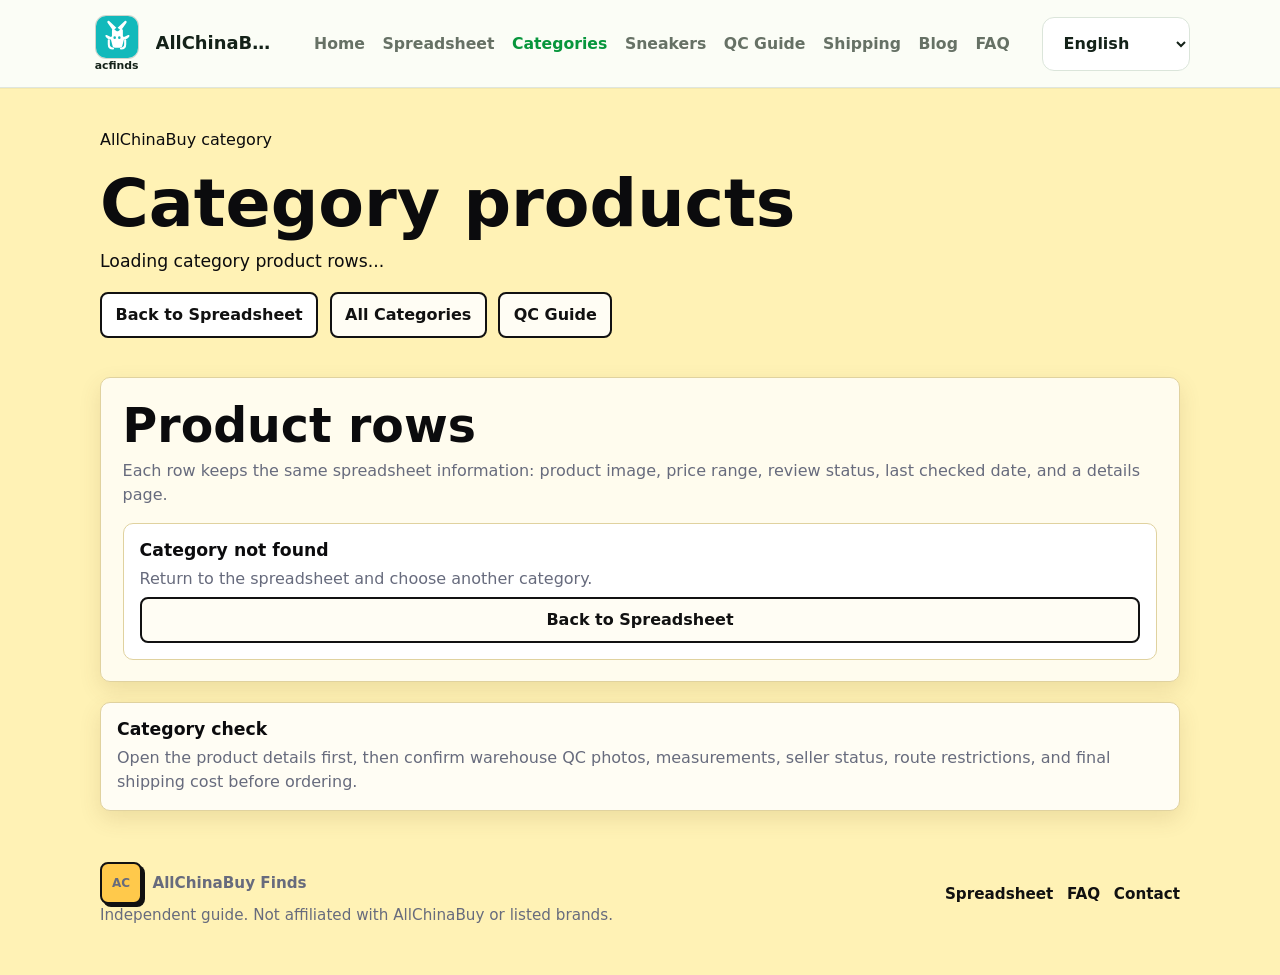
<file: category.html>
﻿<!doctype html>
<html lang="en">
  <head>
    <meta charset="utf-8" />
    <meta name="viewport" content="width=device-width, initial-scale=1" />
    <title>AllChinaBuy Category Products | Spreadsheet Product Rows</title>
    <meta name="description" content="Browse AllChinaBuy spreadsheet product rows by category with product images, prices, review status, last checked dates, and details links." />
    <link rel="canonical" href="https://acfinds.net/categories/" />
    <meta property="og:title" content="AllChinaBuy Category Products | Spreadsheet Product Rows" />
    <meta property="og:description" content="Browse AllChinaBuy spreadsheet product rows by category with product images, prices, review status, last checked dates, and details links." />
    <meta property="og:type" content="website" />
    <meta property="og:url" content="https://acfinds.net/categories/" />
    <meta property="og:image" content="https://acfinds.net/assets/hero-logistics.png" />
    <meta name="twitter:card" content="summary_large_image" />
    <link rel="icon" type="image/svg+xml" href="/assets/acfinds-icon.svg" />
    <link rel="stylesheet" href="/styles.css?v=site-20260701-6" />
  </head>
  <body>
    <a class="skip-link" href="#main">Skip to content</a>
    <main id="main" class="category-detail-page">
      <section class="page-hero">
        <div>
          <p class="eyebrow" data-category-eyebrow>AllChinaBuy category</p>
          <h1 data-category-title>Category products</h1>
          <p class="hero-copy" data-category-copy>Loading category product rows...</p>
          <div class="actions">
            <a class="button primary" href="/spreadsheet">Back to Spreadsheet</a>
            <a class="button secondary" href="/categories.html">All Categories</a>
            <a class="button secondary" href="/qc-guide.html">QC Guide</a>
          </div>
        </div>
      </section>

      <section class="hub-section">
        <div class="section-title">
          <h2 data-category-list-title>Product rows</h2>
          <p>Each row keeps the same spreadsheet information: product image, price range, review status, last checked date, and a details page.</p>
        </div>
        <div class="category-product-grid" data-category-products></div>
      </section>

      <section class="notice">
        <h2>Category check</h2>
        <p>Open the product details first, then confirm warehouse QC photos, measurements, seller status, route restrictions, and final shipping cost before ordering.</p>
      </section>
    </main>

    <footer class="site-footer">
      <div><div class="brand"><span class="brand-mark">AC</span><span>AllChinaBuy Finds</span></div><p>Independent guide. Not affiliated with AllChinaBuy or listed brands.</p></div>
      <nav><a href="/spreadsheet">Spreadsheet</a><a href="/faq.html">FAQ</a><a href="/contact.html">Contact</a></nav>
    </footer>
    <nav class="taskbar" aria-label="Primary taskbar">
      <div class="taskbar-brand" aria-label="AllChinaBuy Spreadsheet">
        <span class="taskbar-logo"><img src="/assets/acfinds-icon.svg" alt="acfinds AllChinaBuy spreadsheet streetwear finds and links logo" /><span>acfinds</span></span>
        <span class="taskbar-title">AllChinaBuy Spreadsheet</span>
      </div>
      <div class="taskbar-links">
        <a href="index.html">Home</a>
        <a href="spreadsheet">Spreadsheet</a>
        <a class="is-active" href="categories.html">Categories</a>
        <a href="sneakers.html">Sneakers</a>
        <a href="qc-guide.html">QC Guide</a>
        <a href="shipping.html">Shipping</a>
        <a href="blog">Blog</a>
        <a href="faq.html">FAQ</a>
      </div>
      <div class="taskbar-actions">
        <select aria-label="Language">
          <option value="en">English</option>
          <option value="es">Espa&ntilde;ol</option>
          <option value="fr">Fran&ccedil;ais</option>
          <option value="de">Deutsch</option>
          <option value="pt">Portugu&ecirc;s</option>
        </select>
      </div>
    </nav>
    <script src="/script.js?v=site-20260701-6"></script>
  </body>
</html>
</file>
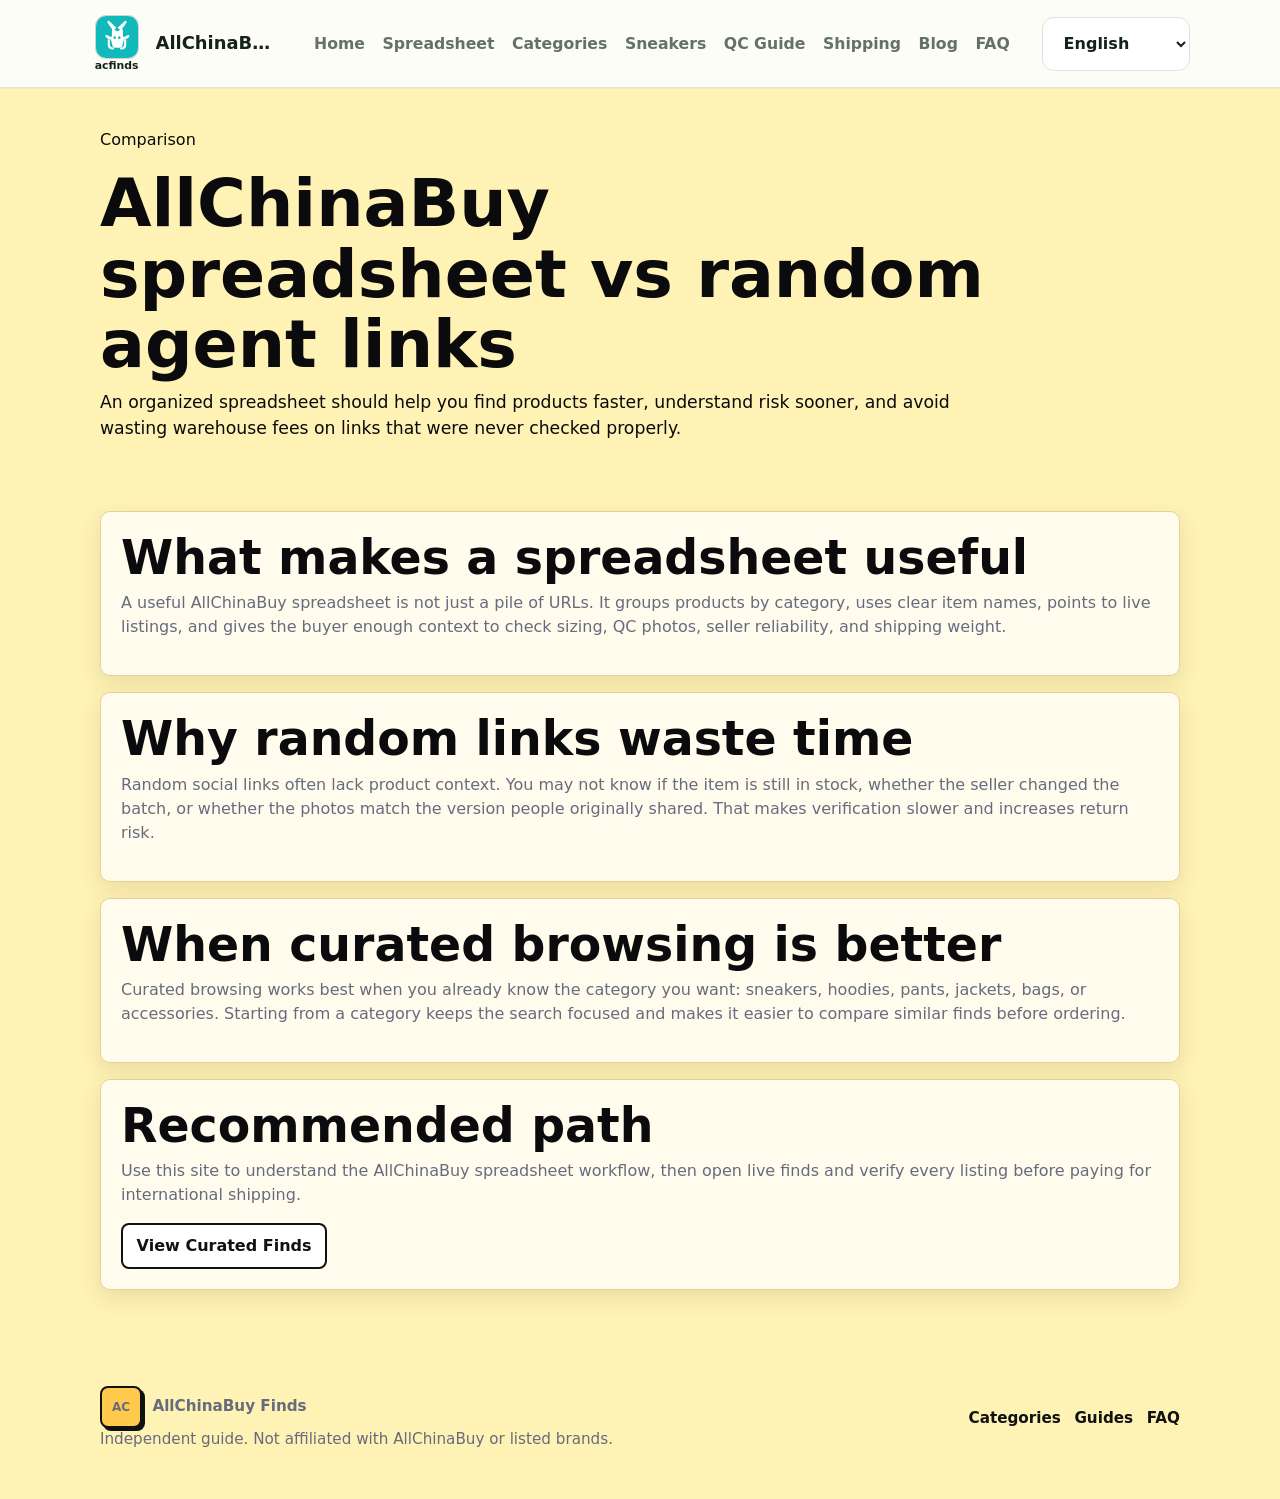
<file: compare.html>
﻿<!doctype html>
<html lang="en">
  <head>
    <meta charset="utf-8" />
    <meta name="viewport" content="width=device-width, initial-scale=1" />
    <title>AllChinaBuy Spreadsheet vs Random Agent Links | What to Check</title>
    <meta name="description" content="Compare an organized AllChinaBuy spreadsheet with random agent links, seller dumps, and social finds so you can choose safer streetwear listings." />
    <link rel="canonical" href="https://acfinds.net/compare.html" />
    <link rel="icon" type="image/svg+xml" href="assets/acfinds-icon.svg" />
    <link rel="stylesheet" href="styles.css?v=site-20260701-6" />
  </head>
  <body>
    <a class="skip-link" href="#main">Skip to content</a>
    <main id="main">
      <section class="page-hero">
        <div>
          <p class="eyebrow">Comparison</p>
          <h1>AllChinaBuy spreadsheet vs random agent links</h1>
          <p class="hero-copy">An organized spreadsheet should help you find products faster, understand risk sooner, and avoid wasting warehouse fees on links that were never checked properly.</p>
        </div>
      </section>
      <section class="article-layout">
        <article class="article-card">
          <h2>What makes a spreadsheet useful</h2>
          <p>A useful AllChinaBuy spreadsheet is not just a pile of URLs. It groups products by category, uses clear item names, points to live listings, and gives the buyer enough context to check sizing, QC photos, seller reliability, and shipping weight.</p>
        </article>
        <article class="article-card">
          <h2>Why random links waste time</h2>
          <p>Random social links often lack product context. You may not know if the item is still in stock, whether the seller changed the batch, or whether the photos match the version people originally shared. That makes verification slower and increases return risk.</p>
        </article>
        <article class="article-card">
          <h2>When curated browsing is better</h2>
          <p>Curated browsing works best when you already know the category you want: sneakers, hoodies, pants, jackets, bags, or accessories. Starting from a category keeps the search focused and makes it easier to compare similar finds before ordering.</p>
        </article>
        <article class="article-card">
          <h2>Recommended path</h2>
          <p>Use this site to understand the AllChinaBuy spreadsheet workflow, then open live finds and verify every listing before paying for international shipping.</p>
          <a class="button primary" href="https://streetstyle.maisonlooks.com/" rel="nofollow noopener" target="_blank">View Curated Finds</a>
        </article>
      </section>
    </main>
    <footer class="site-footer">
      <div><div class="brand"><span class="brand-mark">AC</span><span>AllChinaBuy Finds</span></div><p>Independent guide. Not affiliated with AllChinaBuy or listed brands.</p></div>
      <nav><a href="categories.html">Categories</a><a href="guides.html">Guides</a><a href="faq.html">FAQ</a></nav>
    </footer>
    <nav class="taskbar" aria-label="Primary taskbar">
      <div class="taskbar-brand" aria-label="AllChinaBuy Spreadsheet">
        <span class="taskbar-logo"><img src="assets/acfinds-icon.svg" alt="acfinds AllChinaBuy spreadsheet streetwear finds and links logo" /><span>acfinds</span></span>
        <span class="taskbar-title">AllChinaBuy Spreadsheet</span>
      </div>
      <div class="taskbar-links">
        <a href="index.html">Home</a>
        <a href="spreadsheet">Spreadsheet</a>
        <a href="categories.html">Categories</a>
        <a href="sneakers.html">Sneakers</a>
        <a href="qc-guide.html">QC Guide</a>
        <a href="shipping.html">Shipping</a>
        <a href="blog">Blog</a>
        <a href="faq.html">FAQ</a>
      </div>
      <div class="taskbar-actions">
        <select aria-label="Language">
          <option value="en">English</option>
          <option value="es">Espa帽ol</option>
          <option value="fr">Fran莽ais</option>
          <option value="de">Deutsch</option>
          <option value="pt">Portugu锚s</option>
        </select>
      </div>
    </nav>
    <script src="script.js?v=site-20260701-6"></script>
  </body>
</html>
</file>
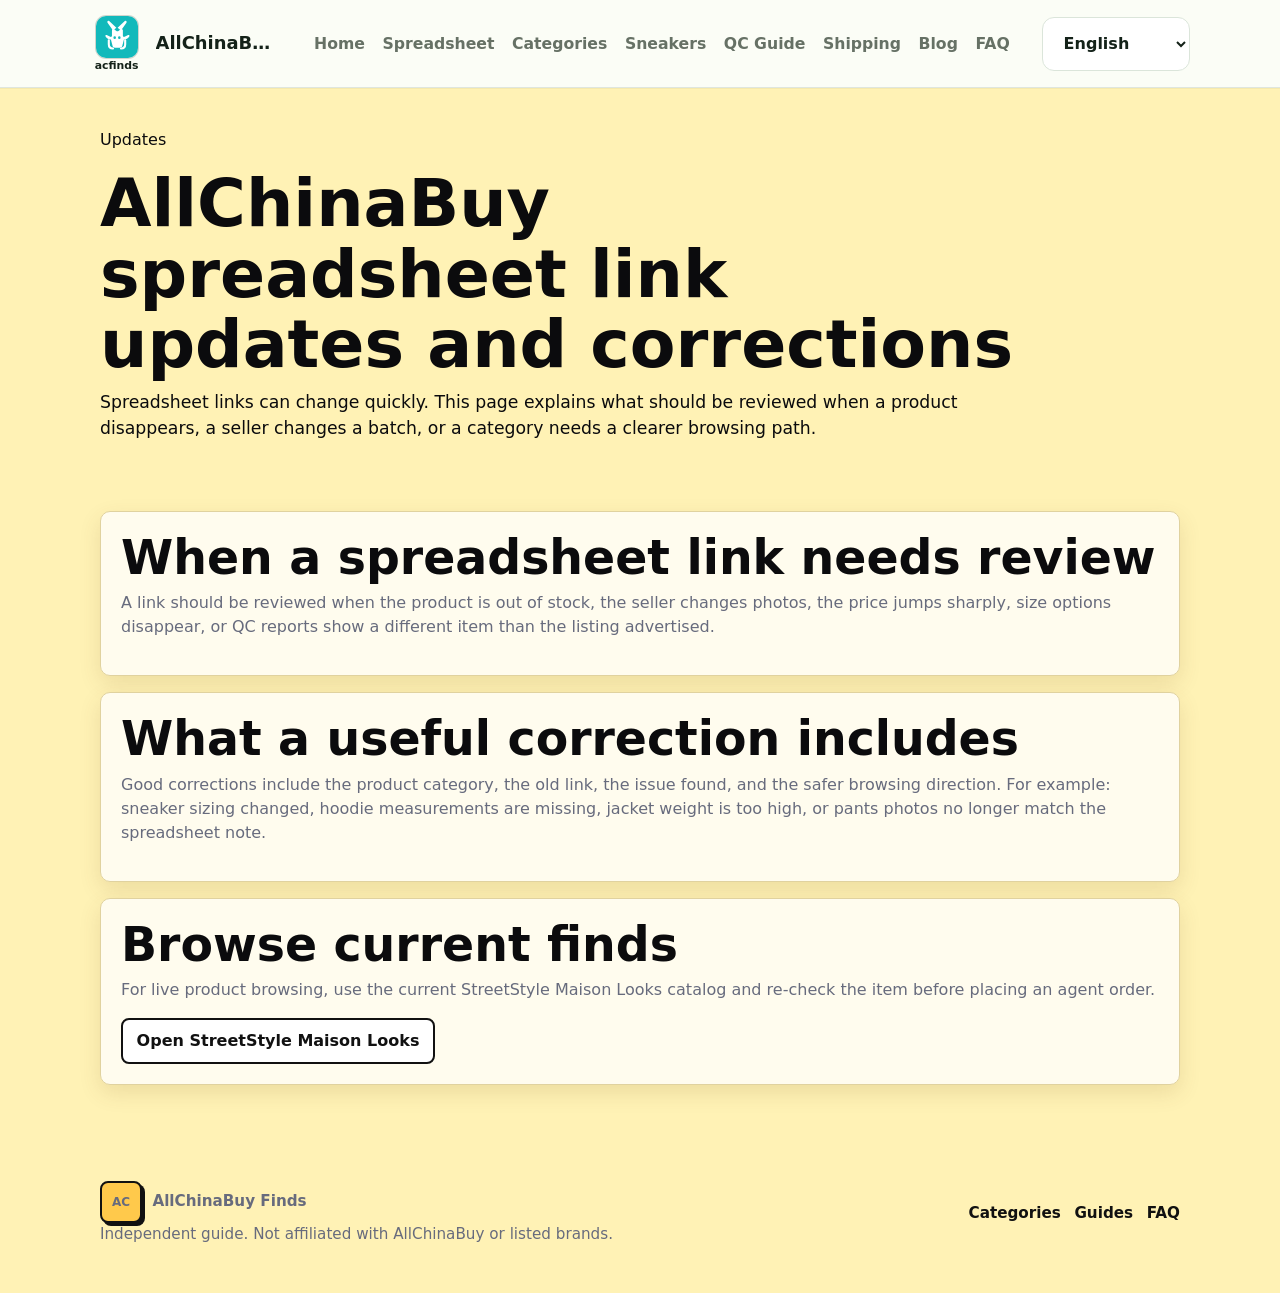
<file: contact.html>
﻿<!doctype html>
<html lang="en">
  <head>
    <meta charset="utf-8" />
    <meta name="viewport" content="width=device-width, initial-scale=1" />
    <title>AllChinaBuy Spreadsheet Link Updates and Corrections</title>
    <meta name="description" content="How this independent AllChinaBuy spreadsheet guide handles outdated links, category corrections, seller changes, and listing quality updates." />
    <link rel="canonical" href="https://acfinds.net/contact.html" />
    <link rel="icon" type="image/svg+xml" href="assets/acfinds-icon.svg" />
    <link rel="stylesheet" href="styles.css?v=site-20260701-6" />
  </head>
  <body>
    <a class="skip-link" href="#main">Skip to content</a>
    <main id="main">
      <section class="page-hero">
        <div>
          <p class="eyebrow">Updates</p>
          <h1>AllChinaBuy spreadsheet link updates and corrections</h1>
          <p class="hero-copy">Spreadsheet links can change quickly. This page explains what should be reviewed when a product disappears, a seller changes a batch, or a category needs a clearer browsing path.</p>
        </div>
      </section>
      <section class="article-layout">
        <article class="article-card">
          <h2>When a spreadsheet link needs review</h2>
          <p>A link should be reviewed when the product is out of stock, the seller changes photos, the price jumps sharply, size options disappear, or QC reports show a different item than the listing advertised.</p>
        </article>
        <article class="article-card">
          <h2>What a useful correction includes</h2>
          <p>Good corrections include the product category, the old link, the issue found, and the safer browsing direction. For example: sneaker sizing changed, hoodie measurements are missing, jacket weight is too high, or pants photos no longer match the spreadsheet note.</p>
        </article>
        <article class="article-card">
          <h2>Browse current finds</h2>
          <p>For live product browsing, use the current StreetStyle Maison Looks catalog and re-check the item before placing an agent order.</p>
          <a class="button primary" href="https://streetstyle.maisonlooks.com/" rel="nofollow noopener" target="_blank">Open StreetStyle Maison Looks</a>
        </article>
      </section>
    </main>
    <footer class="site-footer">
      <div><div class="brand"><span class="brand-mark">AC</span><span>AllChinaBuy Finds</span></div><p>Independent guide. Not affiliated with AllChinaBuy or listed brands.</p></div>
      <nav><a href="categories.html">Categories</a><a href="guides.html">Guides</a><a href="faq.html">FAQ</a></nav>
    </footer>
    <nav class="taskbar" aria-label="Primary taskbar">
      <div class="taskbar-brand" aria-label="AllChinaBuy Spreadsheet">
        <span class="taskbar-logo"><img src="assets/acfinds-icon.svg" alt="acfinds AllChinaBuy spreadsheet streetwear finds and links logo" /><span>acfinds</span></span>
        <span class="taskbar-title">AllChinaBuy Spreadsheet</span>
      </div>
      <div class="taskbar-links">
        <a href="index.html">Home</a>
        <a href="spreadsheet">Spreadsheet</a>
        <a href="categories.html">Categories</a>
        <a href="sneakers.html">Sneakers</a>
        <a href="qc-guide.html">QC Guide</a>
        <a href="shipping.html">Shipping</a>
        <a href="blog">Blog</a>
        <a href="faq.html">FAQ</a>
      </div>
      <div class="taskbar-actions">
        <select aria-label="Language">
          <option value="en">English</option>
          <option value="es">Espa帽ol</option>
          <option value="fr">Fran莽ais</option>
          <option value="de">Deutsch</option>
          <option value="pt">Portugu锚s</option>
        </select>
      </div>
    </nav>
    <script src="script.js?v=site-20260701-6"></script>
  </body>
</html>
</file>
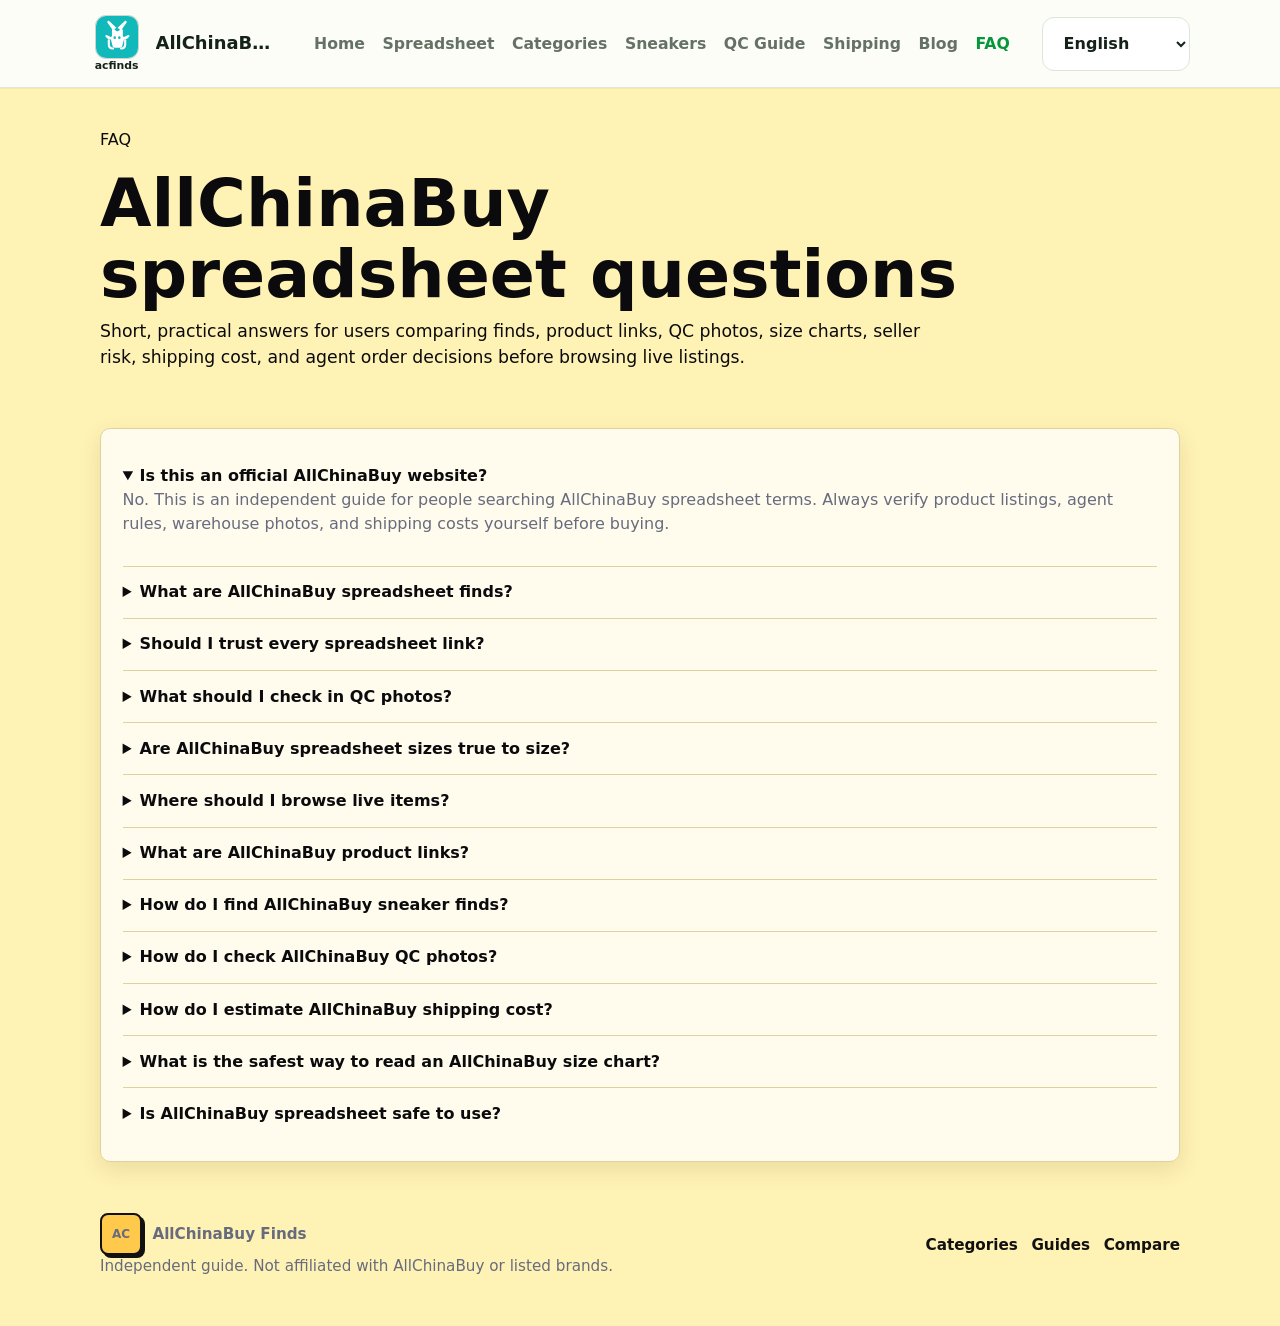
<file: faq.html>
﻿<!doctype html>
<html lang="en">
  <head>
    <meta charset="utf-8" />
    <meta name="viewport" content="width=device-width, initial-scale=1" />
    <title>AllChinaBuy Spreadsheet FAQ | Finds, Product Links, QC, Sizing, Shipping</title>
    <meta name="description" content="Answers to AllChinaBuy spreadsheet questions: product links, fashion finds, QC photos, warehouse measurements, size charts, shipping cost, and what to check before ordering." />
    <link rel="canonical" href="https://acfinds.net/faq.html" />
    <link rel="icon" type="image/svg+xml" href="assets/acfinds-icon.svg" />
    <link rel="stylesheet" href="styles.css?v=site-20260701-6" />
  </head>
  <body>
    <a class="skip-link" href="#main">Skip to content</a>
    <main id="main">
      <section class="page-hero">
        <div>
          <p class="eyebrow">FAQ</p>
          <h1>AllChinaBuy spreadsheet questions</h1>
          <p class="hero-copy">Short, practical answers for users comparing finds, product links, QC photos, size charts, seller risk, shipping cost, and agent order decisions before browsing live listings.</p>
        </div>
      </section>
      <section class="faq-preview">
        <details open><summary>Is this an official AllChinaBuy website?</summary><p>No. This is an independent guide for people searching AllChinaBuy spreadsheet terms. Always verify product listings, agent rules, warehouse photos, and shipping costs yourself before buying.</p></details>
        <details><summary>What are AllChinaBuy spreadsheet finds?</summary><p>They are product discoveries, shopping links, category ideas, and notes that help users browse China-market fashion items through an agent workflow. A find is a starting point, not a guarantee that the item is still available or high quality.</p></details>
        <details><summary>Should I trust every spreadsheet link?</summary><p>No. Treat every row as a lead. Check current listing photos, seller history, color and size availability, measurements, return risk, and warehouse QC before committing to international shipping.</p></details>
        <details><summary>What should I check in QC photos?</summary><p>Look for shape, stitching, detail placement, print alignment, stains, color accuracy, tag details, sole shape for sneakers, and measurement photos for clothing. If the product does not match the listing, fix it before shipping.</p></details>
        <details><summary>Are AllChinaBuy spreadsheet sizes true to size?</summary><p>Not always. Compare size charts with clothing or shoes you already own. For tops, check shoulder, chest, sleeve, and length. For pants, check waist, rise, thigh, inseam, and leg opening. For shoes, check insole length.</p></details>
        <details><summary>Where should I browse live items?</summary><p>Use <a href="https://streetstyle.maisonlooks.com/" rel="nofollow noopener" target="_blank">StreetStyle Maison Looks</a> when you are ready to browse live catalog-style finds by category.</p></details>
        <details><summary>What are AllChinaBuy product links?</summary><p>They are live product pages, seller pages, marketplace URLs, album references, or item paths used to place an agent order. Always verify the listing, seller photos, size chart, stock, and return risk before buying.</p></details>
        <details><summary>How do I find AllChinaBuy sneaker finds?</summary><p>Start with a shoes category search, then compare shape, insole measurements, sole thickness, color accuracy, and warehouse QC photos. See the <a href="sneakers.html">AllChinaBuy sneaker finds guide</a>.</p></details>
        <details><summary>How do I check AllChinaBuy QC photos?</summary><p>Compare warehouse QC photos with the seller listing and inspect stains, stitching, detail placement, print alignment, color, material texture, and measurements. See the <a href="qc-guide.html">QC photos guide</a>.</p></details>
        <details><summary>How do I estimate AllChinaBuy shipping cost?</summary><p>Review haul weight, package volume, shoe boxes, heavy jackets, route limits, item priority, and whether each product is worth shipping internationally. See the <a href="shipping.html">shipping cost guide</a>.</p></details>
        <details><summary>What is the safest way to read an AllChinaBuy size chart?</summary><p>Compare actual measurements with items you already own. For shoes, check insole length. For tops, check chest, shoulder, sleeve, and length. For pants, check waist, rise, thigh, inseam, and leg opening. See the <a href="size-guide.html">size chart guide</a>.</p></details>
        <details><summary>Is AllChinaBuy spreadsheet safe to use?</summary><p>A spreadsheet is a discovery tool, not proof of quality or safety. Treat each row as a lead, then verify the live listing, warehouse QC photos, size chart, seller details, return options, and shipping cost before payment.</p></details>
      </section>
    </main>
    <footer class="site-footer">
      <div><div class="brand"><span class="brand-mark">AC</span><span>AllChinaBuy Finds</span></div><p>Independent guide. Not affiliated with AllChinaBuy or listed brands.</p></div>
      <nav><a href="categories.html">Categories</a><a href="guides.html">Guides</a><a href="compare.html">Compare</a></nav>
    </footer>
    <nav class="taskbar" aria-label="Primary taskbar">
      <div class="taskbar-brand" aria-label="AllChinaBuy Spreadsheet">
        <span class="taskbar-logo"><img src="assets/acfinds-icon.svg" alt="acfinds AllChinaBuy spreadsheet streetwear finds and links logo" /><span>acfinds</span></span>
        <span class="taskbar-title">AllChinaBuy Spreadsheet</span>
      </div>
      <div class="taskbar-links">
        <a href="index.html">Home</a>
        <a href="spreadsheet">Spreadsheet</a>
        <a href="categories.html">Categories</a>
        <a href="sneakers.html">Sneakers</a>
        <a href="qc-guide.html">QC Guide</a>
        <a href="shipping.html">Shipping</a>
        <a href="blog">Blog</a>
        <a class="is-active" href="faq.html">FAQ</a>
      </div>
      <div class="taskbar-actions">
        <select aria-label="Language">
          <option value="en">English</option>
          <option value="es">Espa帽ol</option>
          <option value="fr">Fran莽ais</option>
          <option value="de">Deutsch</option>
          <option value="pt">Portugu锚s</option>
        </select>
      </div>
    </nav>
    <script src="script.js?v=site-20260701-6"></script>
  </body>
</html>
</file>
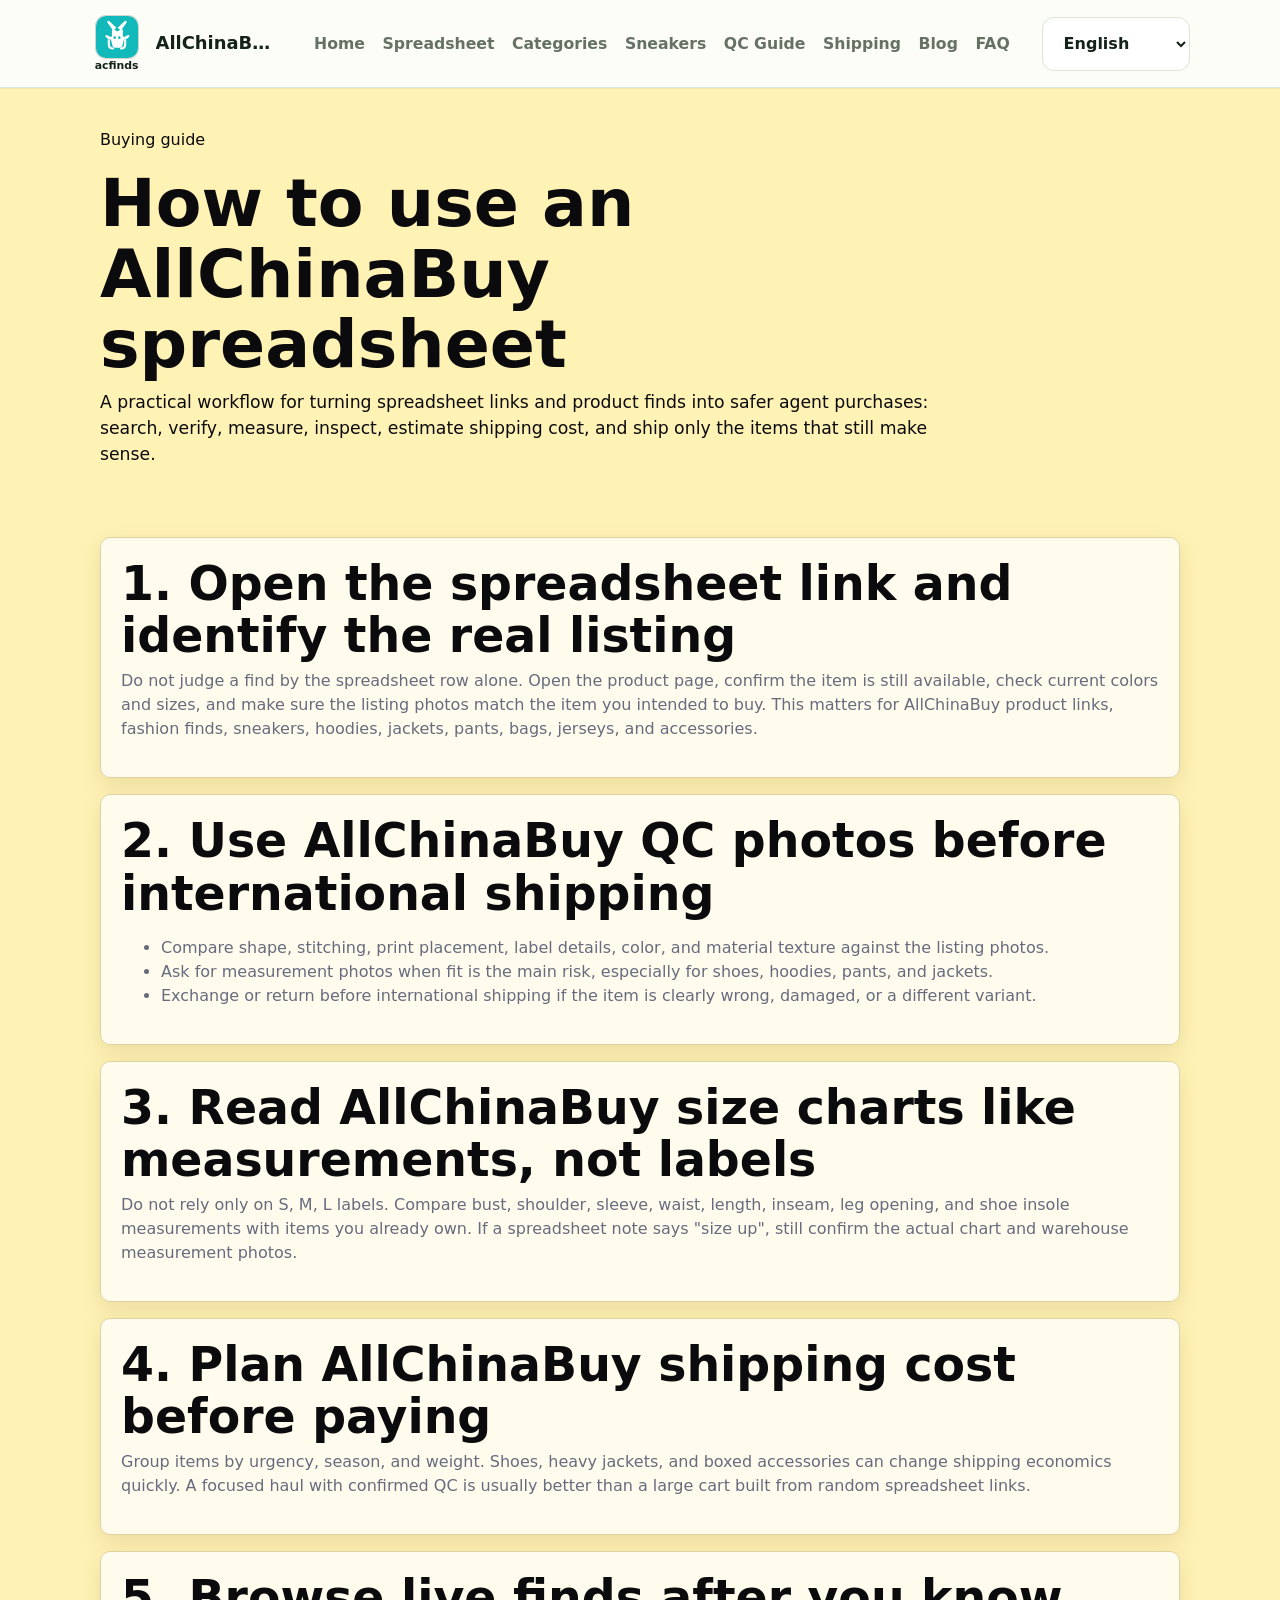
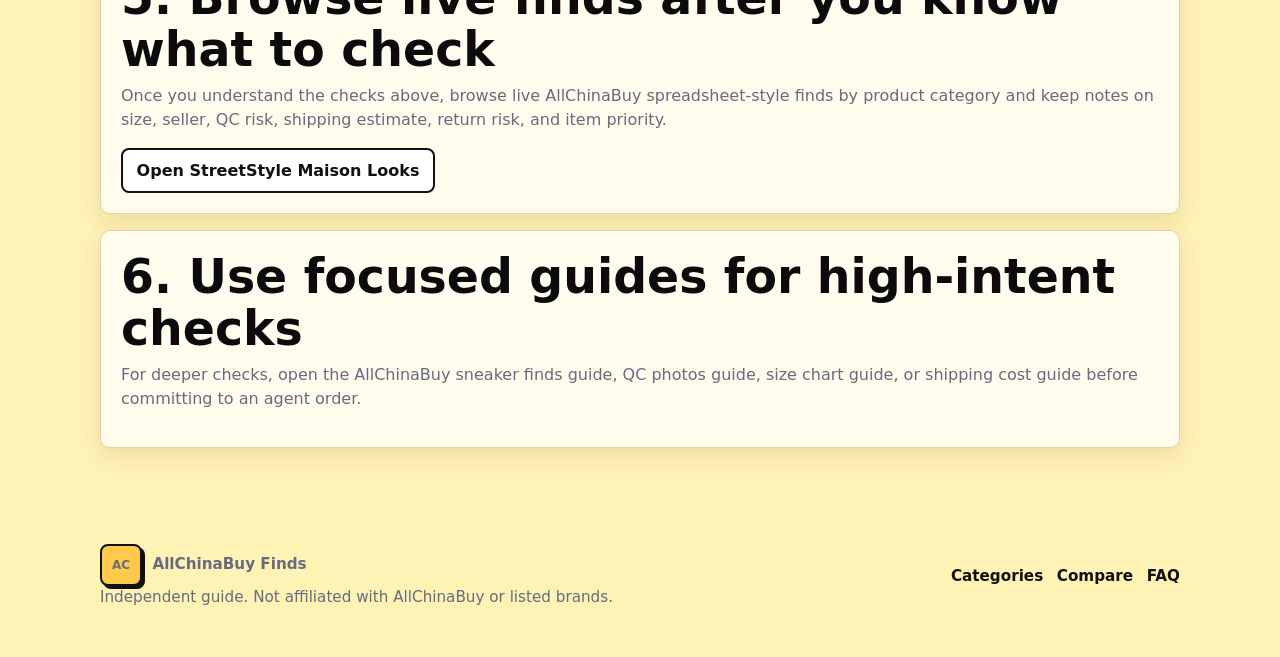
<file: guides.html>
﻿<!doctype html>
<html lang="en">
  <head>
    <meta charset="utf-8" />
    <meta name="viewport" content="width=device-width, initial-scale=1" />
    <title>How to Use an AllChinaBuy Spreadsheet | Product Links, QC, Sizes, Shipping</title>
    <meta name="description" content="Learn how to use an AllChinaBuy spreadsheet step by step: search product links, verify sellers, read size charts, request warehouse QC photos, and plan shipping cost." />
    <link rel="canonical" href="https://acfinds.net/guides.html" />
    <link rel="icon" type="image/svg+xml" href="assets/acfinds-icon.svg" />
    <link rel="stylesheet" href="styles.css?v=site-20260701-6" />
  </head>
  <body>
    <a class="skip-link" href="#main">Skip to content</a>
    <main id="main">
      <section class="page-hero">
        <div>
          <p class="eyebrow">Buying guide</p>
          <h1>How to use an AllChinaBuy spreadsheet</h1>
          <p class="hero-copy">A practical workflow for turning spreadsheet links and product finds into safer agent purchases: search, verify, measure, inspect, estimate shipping cost, and ship only the items that still make sense.</p>
        </div>
      </section>
      <section class="article-layout">
        <article id="listing" class="article-card">
          <h2>1. Open the spreadsheet link and identify the real listing</h2>
          <p>Do not judge a find by the spreadsheet row alone. Open the product page, confirm the item is still available, check current colors and sizes, and make sure the listing photos match the item you intended to buy. This matters for AllChinaBuy product links, fashion finds, sneakers, hoodies, jackets, pants, bags, jerseys, and accessories.</p>
        </article>
        <article id="qc-photos" class="article-card">
          <h2>2. Use AllChinaBuy QC photos before international shipping</h2>
          <ul>
            <li>Compare shape, stitching, print placement, label details, color, and material texture against the listing photos.</li>
            <li>Ask for measurement photos when fit is the main risk, especially for shoes, hoodies, pants, and jackets.</li>
            <li>Exchange or return before international shipping if the item is clearly wrong, damaged, or a different variant.</li>
          </ul>
        </article>
        <article id="sizes" class="article-card">
          <h2>3. Read AllChinaBuy size charts like measurements, not labels</h2>
          <p>Do not rely only on S, M, L labels. Compare bust, shoulder, sleeve, waist, length, inseam, leg opening, and shoe insole measurements with items you already own. If a spreadsheet note says "size up", still confirm the actual chart and warehouse measurement photos.</p>
        </article>
        <article id="shipping" class="article-card">
          <h2>4. Plan AllChinaBuy shipping cost before paying</h2>
          <p>Group items by urgency, season, and weight. Shoes, heavy jackets, and boxed accessories can change shipping economics quickly. A focused haul with confirmed QC is usually better than a large cart built from random spreadsheet links.</p>
        </article>
        <article class="article-card">
          <h2>5. Browse live finds after you know what to check</h2>
          <p>Once you understand the checks above, browse live AllChinaBuy spreadsheet-style finds by product category and keep notes on size, seller, QC risk, shipping estimate, return risk, and item priority.</p>
          <a class="button primary" href="https://streetstyle.maisonlooks.com/" rel="nofollow noopener" target="_blank">Open StreetStyle Maison Looks</a>
        </article>
        <article class="article-card">
          <h2>6. Use focused guides for high-intent checks</h2>
          <p>For deeper checks, open the <a href="sneakers.html">AllChinaBuy sneaker finds guide</a>, <a href="qc-guide.html">QC photos guide</a>, <a href="size-guide.html">size chart guide</a>, or <a href="shipping.html">shipping cost guide</a> before committing to an agent order.</p>
        </article>
      </section>
    </main>
    <footer class="site-footer">
      <div><div class="brand"><span class="brand-mark">AC</span><span>AllChinaBuy Finds</span></div><p>Independent guide. Not affiliated with AllChinaBuy or listed brands.</p></div>
      <nav><a href="categories.html">Categories</a><a href="compare.html">Compare</a><a href="faq.html">FAQ</a></nav>
    </footer>
    <nav class="taskbar" aria-label="Primary taskbar">
      <div class="taskbar-brand" aria-label="AllChinaBuy Spreadsheet">
        <span class="taskbar-logo"><img src="assets/acfinds-icon.svg" alt="acfinds AllChinaBuy spreadsheet streetwear finds and links logo" /><span>acfinds</span></span>
        <span class="taskbar-title">AllChinaBuy Spreadsheet</span>
      </div>
      <div class="taskbar-links">
        <a href="index.html">Home</a>
        <a href="spreadsheet">Spreadsheet</a>
        <a href="categories.html">Categories</a>
        <a href="sneakers.html">Sneakers</a>
        <a href="qc-guide.html">QC Guide</a>
        <a href="shipping.html">Shipping</a>
        <a href="blog">Blog</a>
        <a href="faq.html">FAQ</a>
      </div>
      <div class="taskbar-actions">
        <select aria-label="Language">
          <option value="en">English</option>
          <option value="es">Espa帽ol</option>
          <option value="fr">Fran莽ais</option>
          <option value="de">Deutsch</option>
          <option value="pt">Portugu锚s</option>
        </select>
      </div>
    </nav>
    <script src="script.js?v=site-20260701-6"></script>
  </body>
</html>
</file>
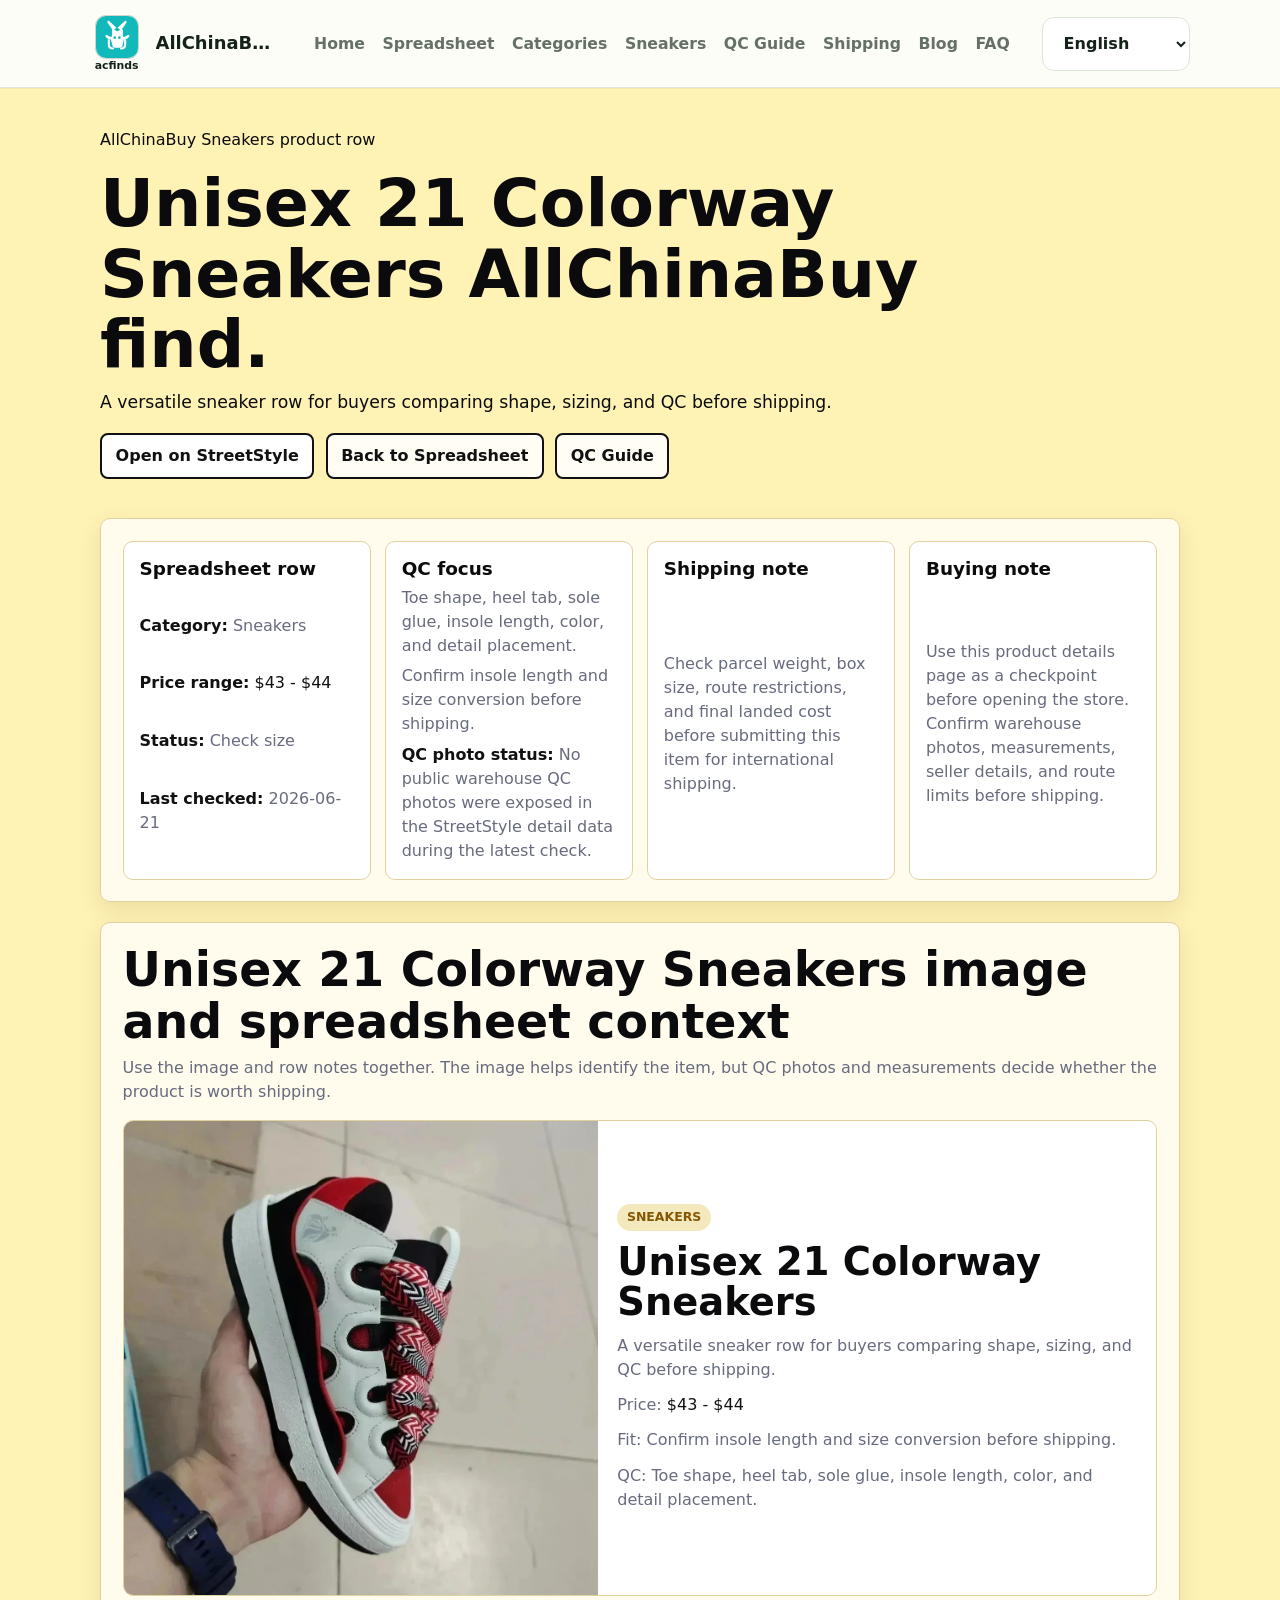
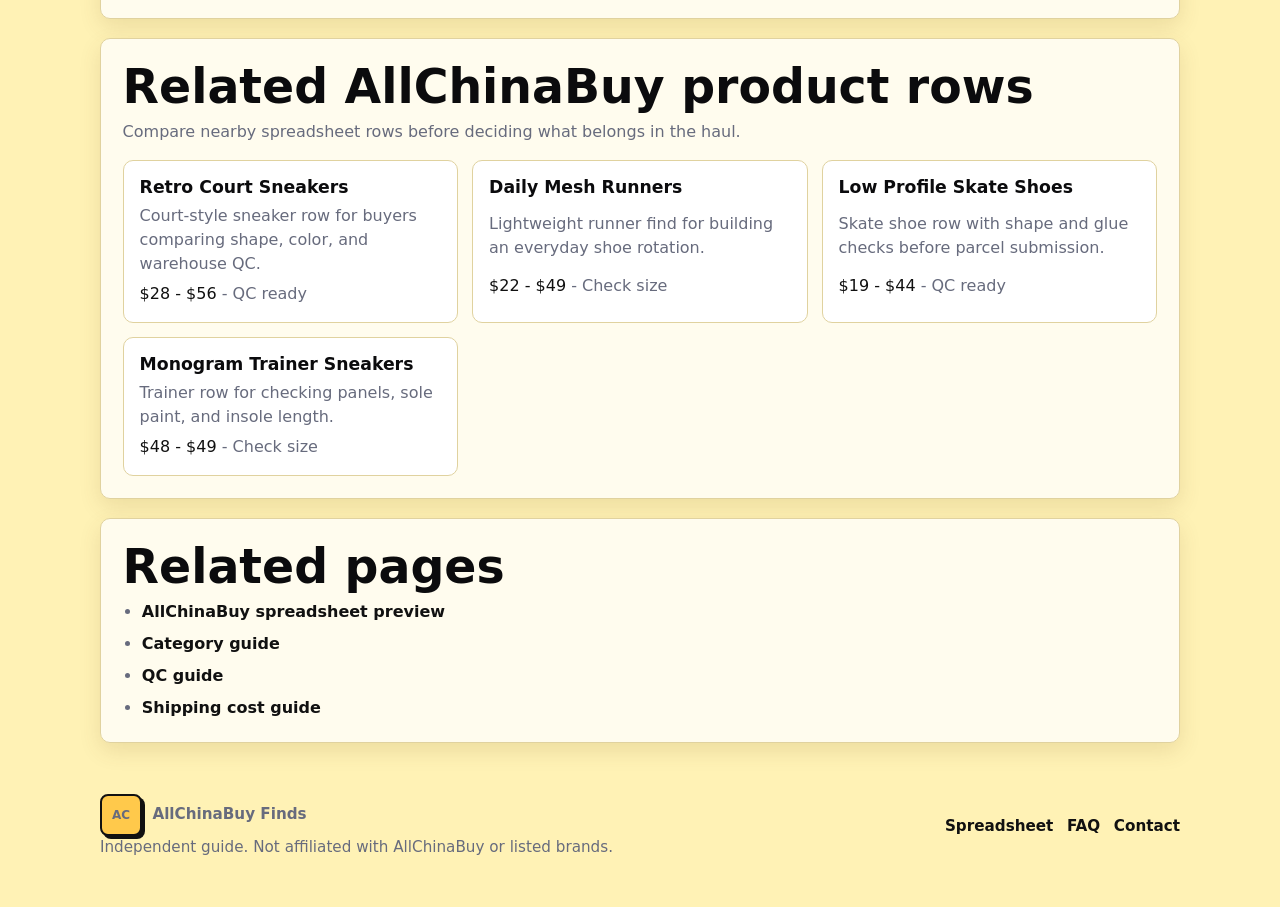
<file: product.html>
﻿<!doctype html>
<html lang="en">
  <head>
    <meta charset="utf-8" />
    <meta name="viewport" content="width=device-width, initial-scale=1" />
    <title>AllChinaBuy Product Details | Spreadsheet Row, QC and Shipping Notes</title>
    <meta name="description" content="AllChinaBuy spreadsheet product detail page with product image, price range, QC focus, fit note, last checked date, and source links." />
    <link rel="canonical" href="https://acfinds.net/products/" />
    <meta property="og:title" content="AllChinaBuy Product Details | Spreadsheet Row, QC and Shipping Notes" />
    <meta property="og:description" content="AllChinaBuy spreadsheet product detail page with product image, price range, QC focus, fit note, last checked date, and source links." />
    <meta property="og:type" content="article" />
    <meta property="og:url" content="https://acfinds.net/products/" />
    <meta property="og:image" content="https://acfinds.net/assets/hero-logistics.png" />
    <meta name="twitter:card" content="summary_large_image" />
    <link rel="icon" type="image/svg+xml" href="/assets/acfinds-icon.svg" />
    <link rel="stylesheet" href="/styles.css?v=site-20260701-6" />
  </head>
  <body>
    <a class="skip-link" href="#main">Skip to content</a>
    <main id="main" class="product-detail-page">
      <section class="page-hero">
        <div>
          <p class="eyebrow" id="product-eyebrow">AllChinaBuy product row</p>
          <h1 id="product-title">Product details</h1>
          <p class="hero-copy" id="product-description">Loading product details...</p>
          <div class="actions">
            <a class="button primary" id="product-source" href="https://streetstyle.maisonlooks.com/" rel="nofollow noopener" target="_blank">Open on StreetStyle</a>
            <a class="button secondary" href="/spreadsheet">Back to Spreadsheet</a>
            <a class="button secondary" href="/qc-guide.html">QC Guide</a>
          </div>
        </div>
      </section>

      <section class="hub-section product-detail-summary">
        <div class="compare-grid">
          <article class="compare-card">
            <h2>Spreadsheet row</h2>
            <p><strong>Category:</strong> <span id="detail-category"></span></p>
            <p><strong>Price range:</strong> <span id="detail-price" class="price-text" translate="no"></span></p>
            <p><strong>Status:</strong> <span id="detail-status"></span></p>
            <p><strong>Last checked:</strong> <span id="detail-last"></span></p>
          </article>
          <article class="compare-card">
            <h2>QC focus</h2>
            <p id="detail-qc"></p>
            <p id="detail-fit"></p>
            <p><strong>QC photo status:</strong> No public warehouse QC photos were exposed in the StreetStyle detail data during the latest check.</p>
          </article>
          <article class="compare-card">
            <h2>Shipping note</h2>
            <p>Check parcel weight, box size, route restrictions, and final landed cost before submitting this item for international shipping.</p>
          </article>
          <article class="compare-card">
            <h2>Buying note</h2>
            <p>Use this product details page as a checkpoint before opening the store. Confirm warehouse photos, measurements, seller details, and route limits before shipping.</p>
          </article>
        </div>
      </section>

      <section class="hub-section">
        <div class="section-title">
          <h2 id="image-heading">Product image and spreadsheet context</h2>
          <p>Use the image and row notes together. The image helps identify the item, but QC photos and measurements decide whether the product is worth shipping.</p>
        </div>
        <div class="product-grid">
          <article class="product-card">
            <img id="detail-image" src="/assets/product-unisex-21-colorway-sneakers-86faf707.webp" alt="" loading="lazy" />
            <div class="product-body">
              <span class="tag" id="detail-tag"></span>
              <h3 id="detail-name"></h3>
              <p id="detail-copy"></p>
              <p class="mini-meta">Price: <span id="detail-price-copy" class="price-text" translate="no"></span></p>
              <p class="mini-meta">Fit: <span id="detail-fit-copy"></span></p>
              <p class="mini-meta">QC: <span id="detail-qc-copy"></span></p>
            </div>
          </article>
        </div>
      </section>

      <section class="hub-section">
        <div class="section-title">
          <h2>Related AllChinaBuy product rows</h2>
          <p>Compare nearby spreadsheet rows before deciding what belongs in the haul.</p>
        </div>
        <div class="compare-grid" id="related-products"></div>
      </section>

      <section class="related-section">
        <h2>Related pages</h2>
        <ul>
          <li><a href="/spreadsheet">AllChinaBuy spreadsheet preview</a></li>
          <li><a href="/categories.html">Category guide</a></li>
          <li><a href="/qc-guide.html">QC guide</a></li>
          <li><a href="/shipping.html">Shipping cost guide</a></li>
        </ul>
      </section>
    </main>

    <footer class="site-footer">
      <div><div class="brand"><span class="brand-mark">AC</span><span>AllChinaBuy Finds</span></div><p>Independent guide. Not affiliated with AllChinaBuy or listed brands.</p></div>
      <nav><a href="/spreadsheet">Spreadsheet</a><a href="/faq.html">FAQ</a><a href="/contact.html">Contact</a></nav>
    </footer>
    <nav class="taskbar" aria-label="Primary taskbar">
      <div class="taskbar-brand" aria-label="AllChinaBuy Spreadsheet">
        <span class="taskbar-logo"><img src="/assets/acfinds-icon.svg" alt="acfinds AllChinaBuy spreadsheet streetwear finds and links logo" /><span>acfinds</span></span>
        <span class="taskbar-title">AllChinaBuy Spreadsheet</span>
      </div>
      <div class="taskbar-links">
        <a href="index.html">Home</a>
        <a href="spreadsheet">Spreadsheet</a>
        <a href="categories.html">Categories</a>
        <a href="sneakers.html">Sneakers</a>
        <a href="qc-guide.html">QC Guide</a>
        <a href="shipping.html">Shipping</a>
        <a href="blog">Blog</a>
        <a href="faq.html">FAQ</a>
      </div>
      <div class="taskbar-actions">
        <select aria-label="Language">
          <option value="en">English</option>
          <option value="es">Espa&ntilde;ol</option>
          <option value="fr">Fran&ccedil;ais</option>
          <option value="de">Deutsch</option>
          <option value="pt">Portugu&ecirc;s</option>
        </select>
      </div>
    </nav>
    <script src="/product-details.js?v=site-20260701-6"></script>
  </body>
</html>
</file>
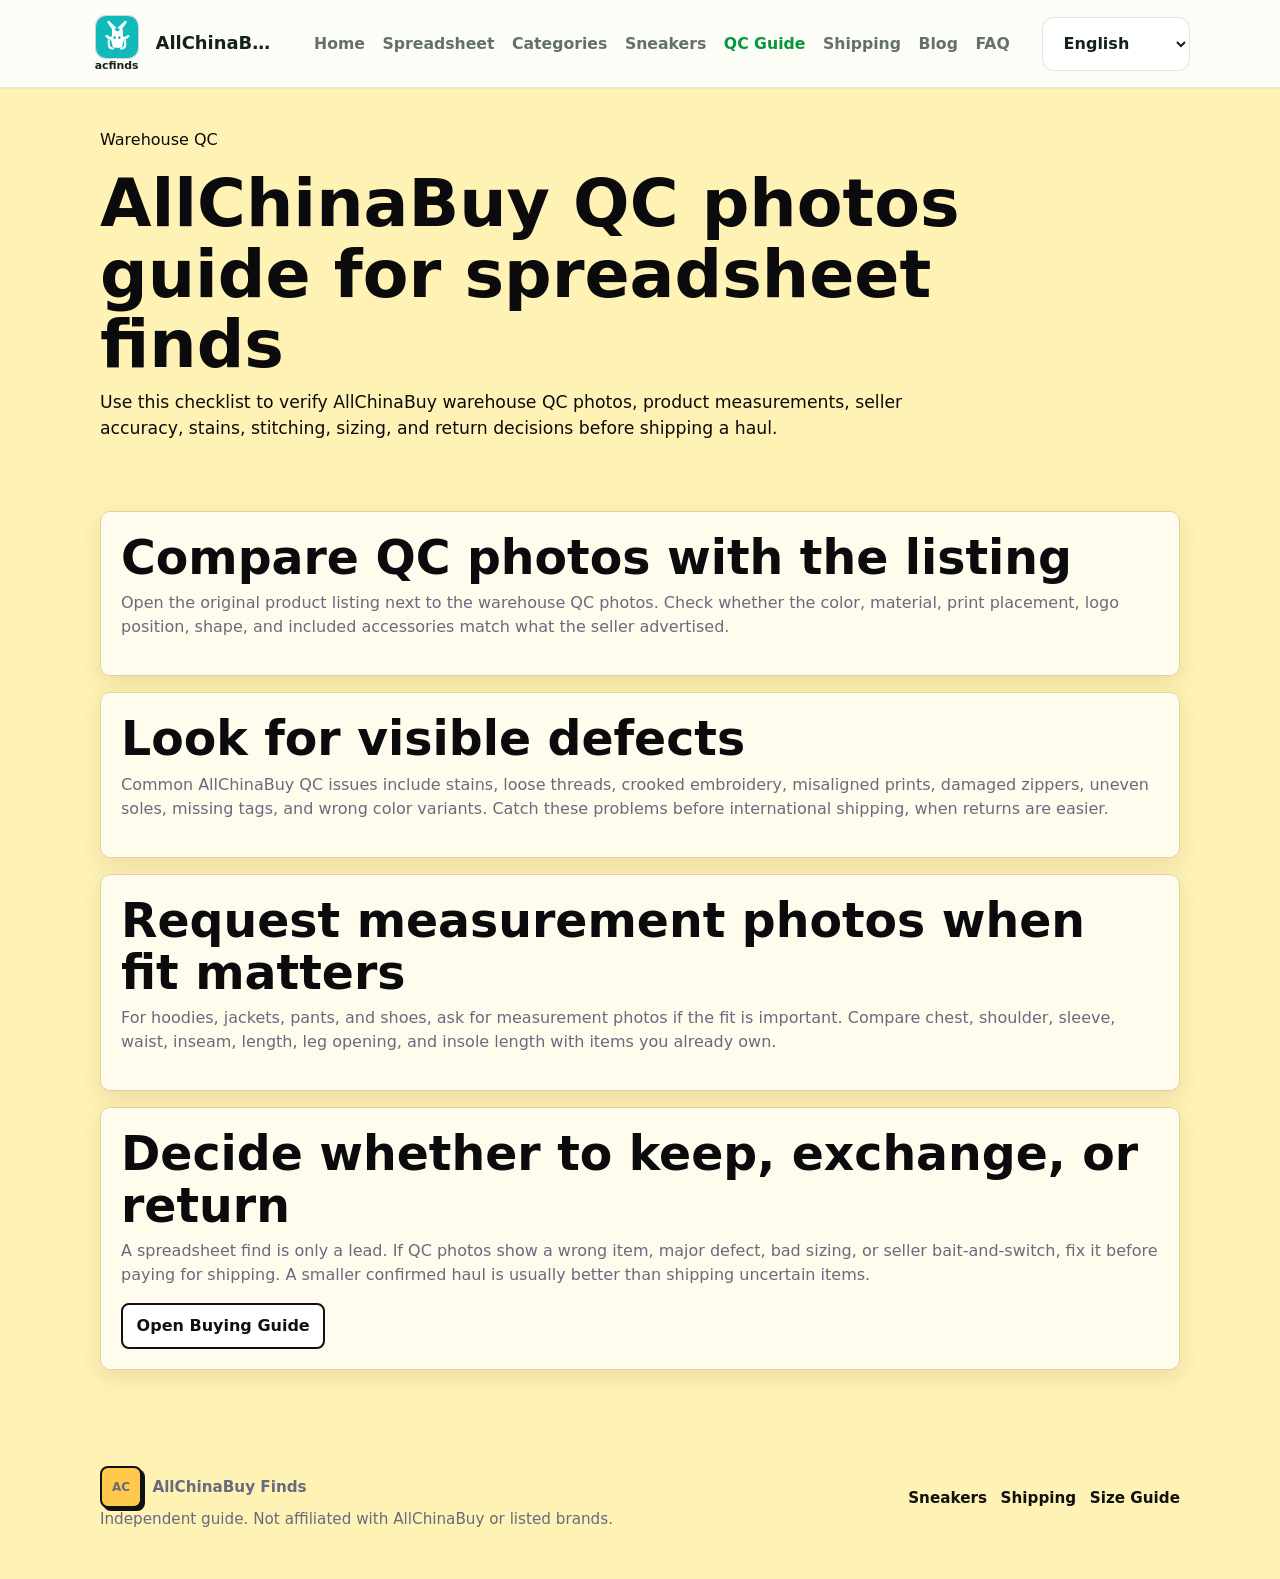
<file: qc-guide.html>
﻿<!doctype html>
<html lang="en">
  <head>
    <meta charset="utf-8" />
    <meta name="viewport" content="width=device-width, initial-scale=1" />
    <title>AllChinaBuy QC Photos Guide | Warehouse Checks Before Shipping</title>
    <meta name="description" content="Learn how to check AllChinaBuy QC photos, warehouse measurements, seller listing details, product defects, and return risk before paying for international shipping." />
    <link rel="canonical" href="https://acfinds.net/qc-guide.html" />
    <link rel="icon" type="image/svg+xml" href="assets/acfinds-icon.svg" />
    <link rel="stylesheet" href="styles.css?v=site-20260701-6" />
  </head>
  <body>
    <a class="skip-link" href="#main">Skip to content</a>
    <main id="main">
      <section class="page-hero">
        <div>
          <p class="eyebrow">Warehouse QC</p>
          <h1>AllChinaBuy QC photos guide for spreadsheet finds</h1>
          <p class="hero-copy">Use this checklist to verify AllChinaBuy warehouse QC photos, product measurements, seller accuracy, stains, stitching, sizing, and return decisions before shipping a haul.</p>
        </div>
      </section>
      <section class="article-layout">
        <article class="article-card">
          <h2>Compare QC photos with the listing</h2>
          <p>Open the original product listing next to the warehouse QC photos. Check whether the color, material, print placement, logo position, shape, and included accessories match what the seller advertised.</p>
        </article>
        <article class="article-card">
          <h2>Look for visible defects</h2>
          <p>Common AllChinaBuy QC issues include stains, loose threads, crooked embroidery, misaligned prints, damaged zippers, uneven soles, missing tags, and wrong color variants. Catch these problems before international shipping, when returns are easier.</p>
        </article>
        <article class="article-card">
          <h2>Request measurement photos when fit matters</h2>
          <p>For hoodies, jackets, pants, and shoes, ask for measurement photos if the fit is important. Compare chest, shoulder, sleeve, waist, inseam, length, leg opening, and insole length with items you already own.</p>
        </article>
        <article class="article-card">
          <h2>Decide whether to keep, exchange, or return</h2>
          <p>A spreadsheet find is only a lead. If QC photos show a wrong item, major defect, bad sizing, or seller bait-and-switch, fix it before paying for shipping. A smaller confirmed haul is usually better than shipping uncertain items.</p>
          <a class="button primary" href="guides.html#qc-photos">Open Buying Guide</a>
        </article>
      </section>
    </main>
    <footer class="site-footer">
      <div><div class="brand"><span class="brand-mark">AC</span><span>AllChinaBuy Finds</span></div><p>Independent guide. Not affiliated with AllChinaBuy or listed brands.</p></div>
      <nav><a href="sneakers.html">Sneakers</a><a href="shipping.html">Shipping</a><a href="size-guide.html">Size Guide</a></nav>
    </footer>
    <nav class="taskbar" aria-label="Primary taskbar">
      <div class="taskbar-brand" aria-label="AllChinaBuy Spreadsheet">
        <span class="taskbar-logo"><img src="assets/acfinds-icon.svg" alt="acfinds AllChinaBuy spreadsheet streetwear finds and links logo" /><span>acfinds</span></span>
        <span class="taskbar-title">AllChinaBuy Spreadsheet</span>
      </div>
      <div class="taskbar-links">
        <a href="index.html">Home</a>
        <a href="spreadsheet">Spreadsheet</a>
        <a href="categories.html">Categories</a>
        <a href="sneakers.html">Sneakers</a>
        <a class="is-active" href="qc-guide.html">QC Guide</a>
        <a href="shipping.html">Shipping</a>
        <a href="blog">Blog</a>
        <a href="faq.html">FAQ</a>
      </div>
      <div class="taskbar-actions">
        <select aria-label="Language">
          <option value="en">English</option>
          <option value="es">Español</option>
          <option value="fr">Français</option>
          <option value="de">Deutsch</option>
          <option value="pt">Português</option>
        </select>
      </div>
    </nav>
    <script src="script.js?v=site-20260701-6"></script>
  </body>
</html>
</file>
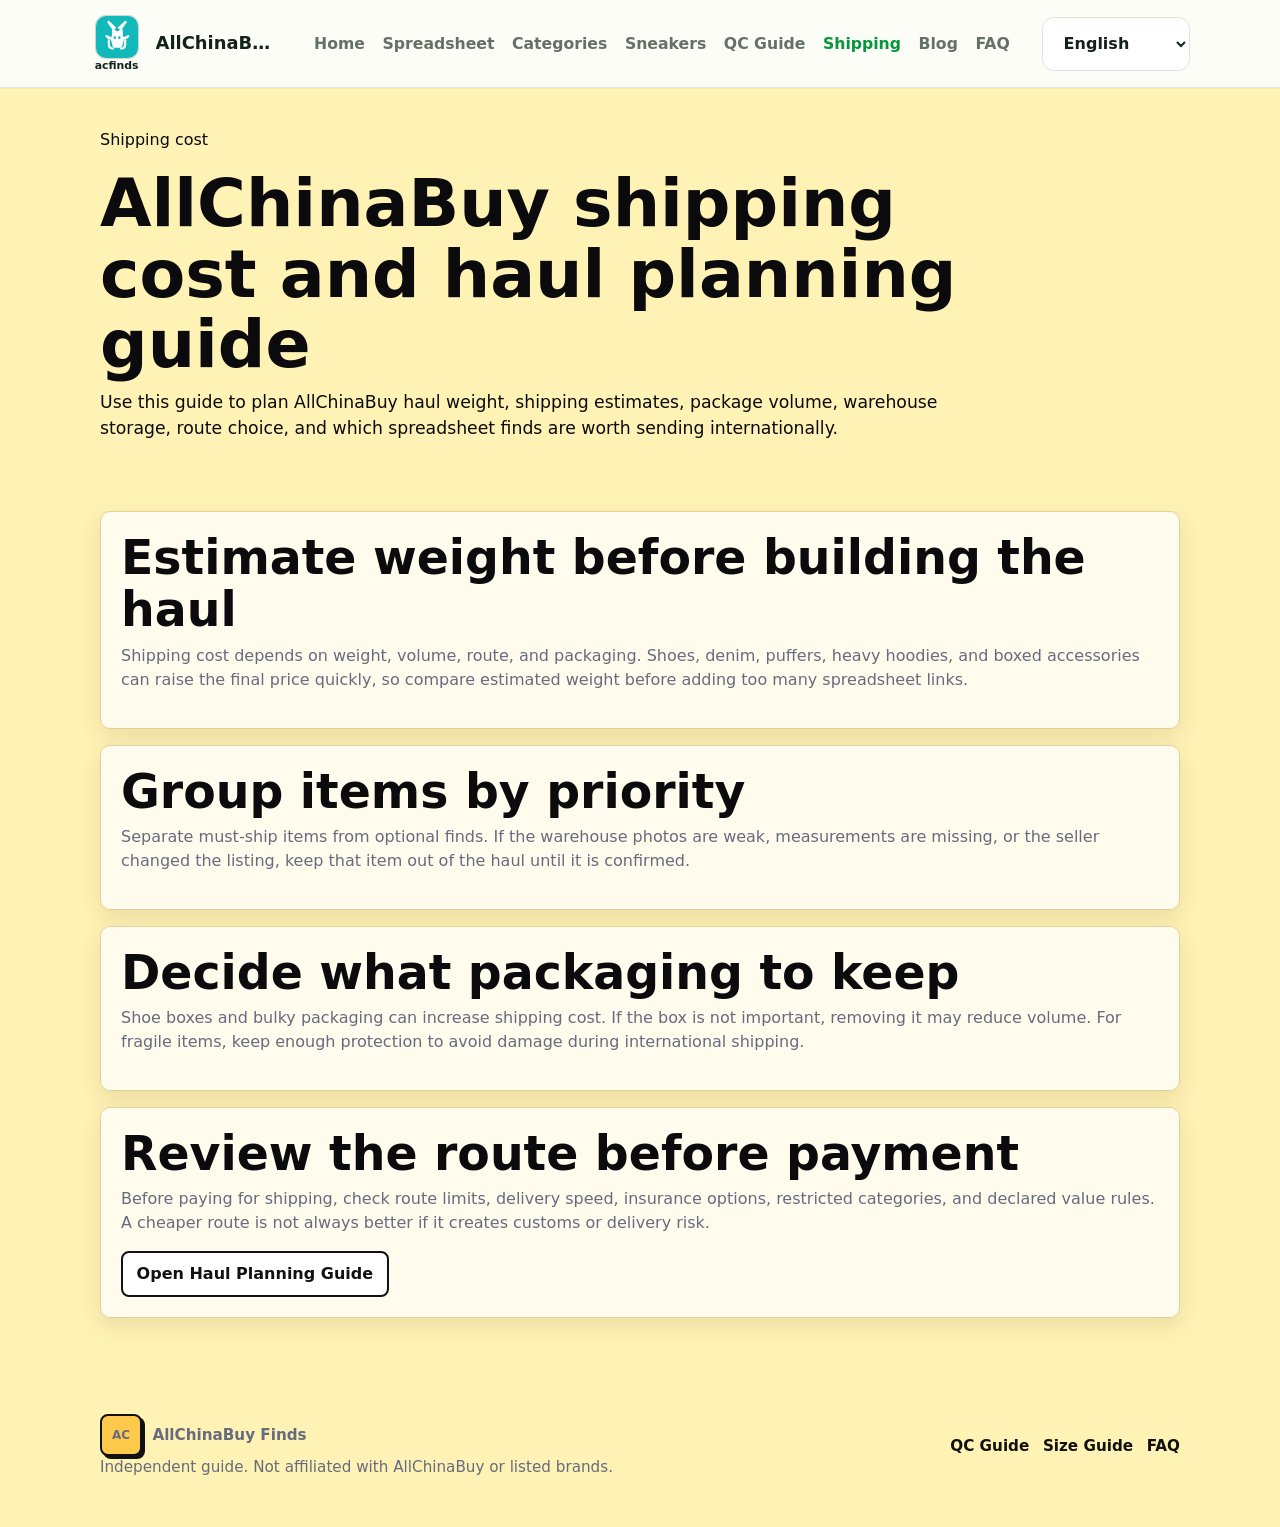
<file: shipping.html>
﻿<!doctype html>
<html lang="en">
  <head>
    <meta charset="utf-8" />
    <meta name="viewport" content="width=device-width, initial-scale=1" />
    <title>AllChinaBuy Shipping Cost Guide | Haul Weight and Agent Planning</title>
    <meta name="description" content="Plan AllChinaBuy shipping cost by checking haul weight, package volume, shoe boxes, jacket weight, warehouse storage, route choice, and item priority before paying." />
    <link rel="canonical" href="https://acfinds.net/shipping.html" />
    <link rel="icon" type="image/svg+xml" href="assets/acfinds-icon.svg" />
    <link rel="stylesheet" href="styles.css?v=site-20260701-6" />
  </head>
  <body>
    <a class="skip-link" href="#main">Skip to content</a>
    <main id="main">
      <section class="page-hero">
        <div>
          <p class="eyebrow">Shipping cost</p>
          <h1>AllChinaBuy shipping cost and haul planning guide</h1>
          <p class="hero-copy">Use this guide to plan AllChinaBuy haul weight, shipping estimates, package volume, warehouse storage, route choice, and which spreadsheet finds are worth sending internationally.</p>
        </div>
      </section>
      <section class="article-layout">
        <article class="article-card">
          <h2>Estimate weight before building the haul</h2>
          <p>Shipping cost depends on weight, volume, route, and packaging. Shoes, denim, puffers, heavy hoodies, and boxed accessories can raise the final price quickly, so compare estimated weight before adding too many spreadsheet links.</p>
        </article>
        <article class="article-card">
          <h2>Group items by priority</h2>
          <p>Separate must-ship items from optional finds. If the warehouse photos are weak, measurements are missing, or the seller changed the listing, keep that item out of the haul until it is confirmed.</p>
        </article>
        <article class="article-card">
          <h2>Decide what packaging to keep</h2>
          <p>Shoe boxes and bulky packaging can increase shipping cost. If the box is not important, removing it may reduce volume. For fragile items, keep enough protection to avoid damage during international shipping.</p>
        </article>
        <article class="article-card">
          <h2>Review the route before payment</h2>
          <p>Before paying for shipping, check route limits, delivery speed, insurance options, restricted categories, and declared value rules. A cheaper route is not always better if it creates customs or delivery risk.</p>
          <a class="button primary" href="guides.html#shipping">Open Haul Planning Guide</a>
        </article>
      </section>
    </main>
    <footer class="site-footer">
      <div><div class="brand"><span class="brand-mark">AC</span><span>AllChinaBuy Finds</span></div><p>Independent guide. Not affiliated with AllChinaBuy or listed brands.</p></div>
      <nav><a href="qc-guide.html">QC Guide</a><a href="size-guide.html">Size Guide</a><a href="faq.html">FAQ</a></nav>
    </footer>
    <nav class="taskbar" aria-label="Primary taskbar">
      <div class="taskbar-brand" aria-label="AllChinaBuy Spreadsheet">
        <span class="taskbar-logo"><img src="assets/acfinds-icon.svg" alt="acfinds AllChinaBuy spreadsheet streetwear finds and links logo" /><span>acfinds</span></span>
        <span class="taskbar-title">AllChinaBuy Spreadsheet</span>
      </div>
      <div class="taskbar-links">
        <a href="index.html">Home</a>
        <a href="spreadsheet">Spreadsheet</a>
        <a href="categories.html">Categories</a>
        <a href="sneakers.html">Sneakers</a>
        <a href="qc-guide.html">QC Guide</a>
        <a class="is-active" href="shipping.html">Shipping</a>
        <a href="blog">Blog</a>
        <a href="faq.html">FAQ</a>
      </div>
      <div class="taskbar-actions">
        <select aria-label="Language">
          <option value="en">English</option>
          <option value="es">Español</option>
          <option value="fr">Français</option>
          <option value="de">Deutsch</option>
          <option value="pt">Português</option>
        </select>
      </div>
    </nav>
    <script src="script.js?v=site-20260701-6"></script>
  </body>
</html>
</file>
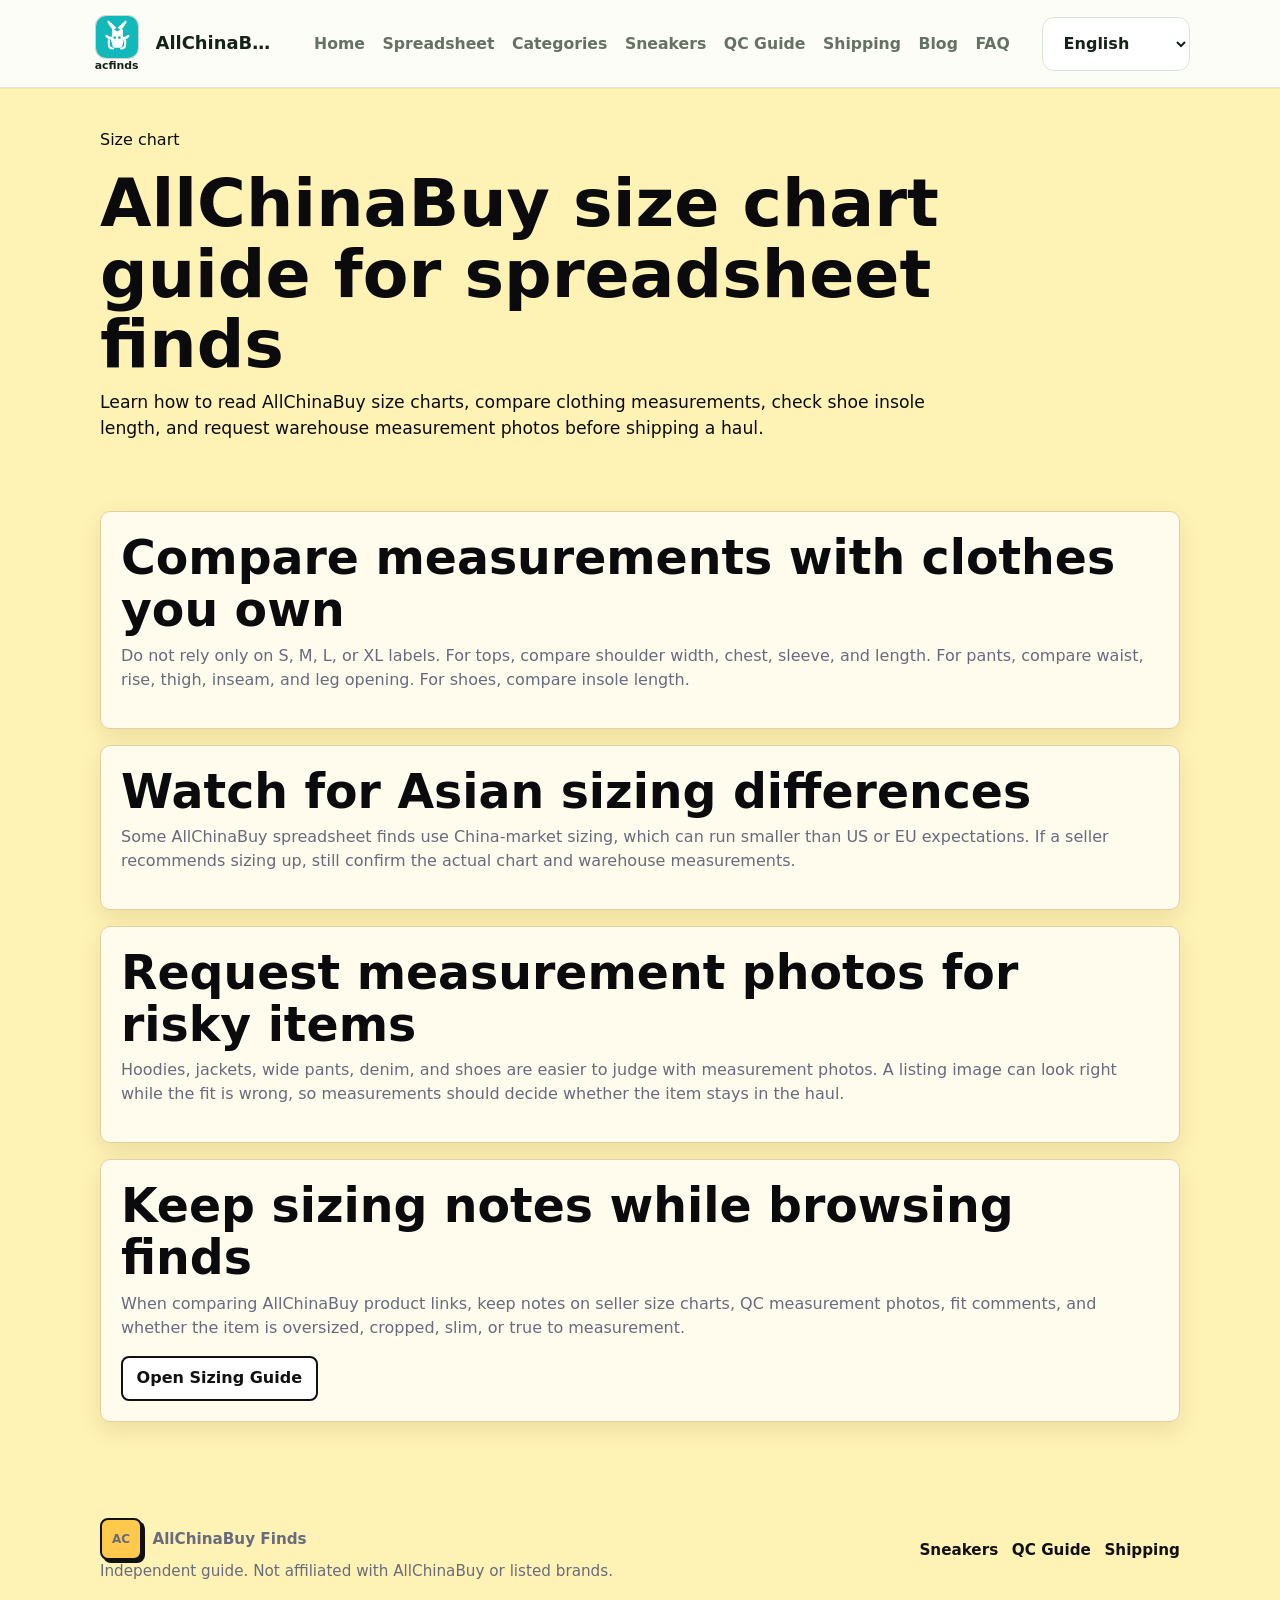
<file: size-guide.html>
﻿<!doctype html>
<html lang="en">
  <head>
    <meta charset="utf-8" />
    <meta name="viewport" content="width=device-width, initial-scale=1" />
    <title>AllChinaBuy Size Chart Guide | Clothing and Shoe Measurements</title>
    <meta name="description" content="Read AllChinaBuy size charts with clothing measurements, shoe insole length, hoodie sizing, pants waist and inseam, jacket fit, and warehouse measurement photos." />
    <link rel="canonical" href="https://acfinds.net/size-guide.html" />
    <link rel="icon" type="image/svg+xml" href="assets/acfinds-icon.svg" />
    <link rel="stylesheet" href="styles.css?v=site-20260701-6" />
  </head>
  <body>
    <a class="skip-link" href="#main">Skip to content</a>
    <main id="main">
      <section class="page-hero">
        <div>
          <p class="eyebrow">Size chart</p>
          <h1>AllChinaBuy size chart guide for spreadsheet finds</h1>
          <p class="hero-copy">Learn how to read AllChinaBuy size charts, compare clothing measurements, check shoe insole length, and request warehouse measurement photos before shipping a haul.</p>
        </div>
      </section>
      <section class="article-layout">
        <article class="article-card">
          <h2>Compare measurements with clothes you own</h2>
          <p>Do not rely only on S, M, L, or XL labels. For tops, compare shoulder width, chest, sleeve, and length. For pants, compare waist, rise, thigh, inseam, and leg opening. For shoes, compare insole length.</p>
        </article>
        <article class="article-card">
          <h2>Watch for Asian sizing differences</h2>
          <p>Some AllChinaBuy spreadsheet finds use China-market sizing, which can run smaller than US or EU expectations. If a seller recommends sizing up, still confirm the actual chart and warehouse measurements.</p>
        </article>
        <article class="article-card">
          <h2>Request measurement photos for risky items</h2>
          <p>Hoodies, jackets, wide pants, denim, and shoes are easier to judge with measurement photos. A listing image can look right while the fit is wrong, so measurements should decide whether the item stays in the haul.</p>
        </article>
        <article class="article-card">
          <h2>Keep sizing notes while browsing finds</h2>
          <p>When comparing AllChinaBuy product links, keep notes on seller size charts, QC measurement photos, fit comments, and whether the item is oversized, cropped, slim, or true to measurement.</p>
          <a class="button primary" href="guides.html#sizes">Open Sizing Guide</a>
        </article>
      </section>
    </main>
    <footer class="site-footer">
      <div><div class="brand"><span class="brand-mark">AC</span><span>AllChinaBuy Finds</span></div><p>Independent guide. Not affiliated with AllChinaBuy or listed brands.</p></div>
      <nav><a href="sneakers.html">Sneakers</a><a href="qc-guide.html">QC Guide</a><a href="shipping.html">Shipping</a></nav>
    </footer>
    <nav class="taskbar" aria-label="Primary taskbar">
      <div class="taskbar-brand" aria-label="AllChinaBuy Spreadsheet">
        <span class="taskbar-logo"><img src="assets/acfinds-icon.svg" alt="acfinds AllChinaBuy spreadsheet streetwear finds and links logo" /><span>acfinds</span></span>
        <span class="taskbar-title">AllChinaBuy Spreadsheet</span>
      </div>
      <div class="taskbar-links">
        <a href="index.html">Home</a>
        <a href="spreadsheet">Spreadsheet</a>
        <a href="categories.html">Categories</a>
        <a href="sneakers.html">Sneakers</a>
        <a href="qc-guide.html">QC Guide</a>
        <a href="shipping.html">Shipping</a>
        <a href="blog">Blog</a>
        <a href="faq.html">FAQ</a>
      </div>
      <div class="taskbar-actions">
        <select aria-label="Language">
          <option value="en">English</option>
          <option value="es">Español</option>
          <option value="fr">Français</option>
          <option value="de">Deutsch</option>
          <option value="pt">Português</option>
        </select>
      </div>
    </nav>
    <script src="script.js?v=site-20260701-6"></script>
  </body>
</html>
</file>
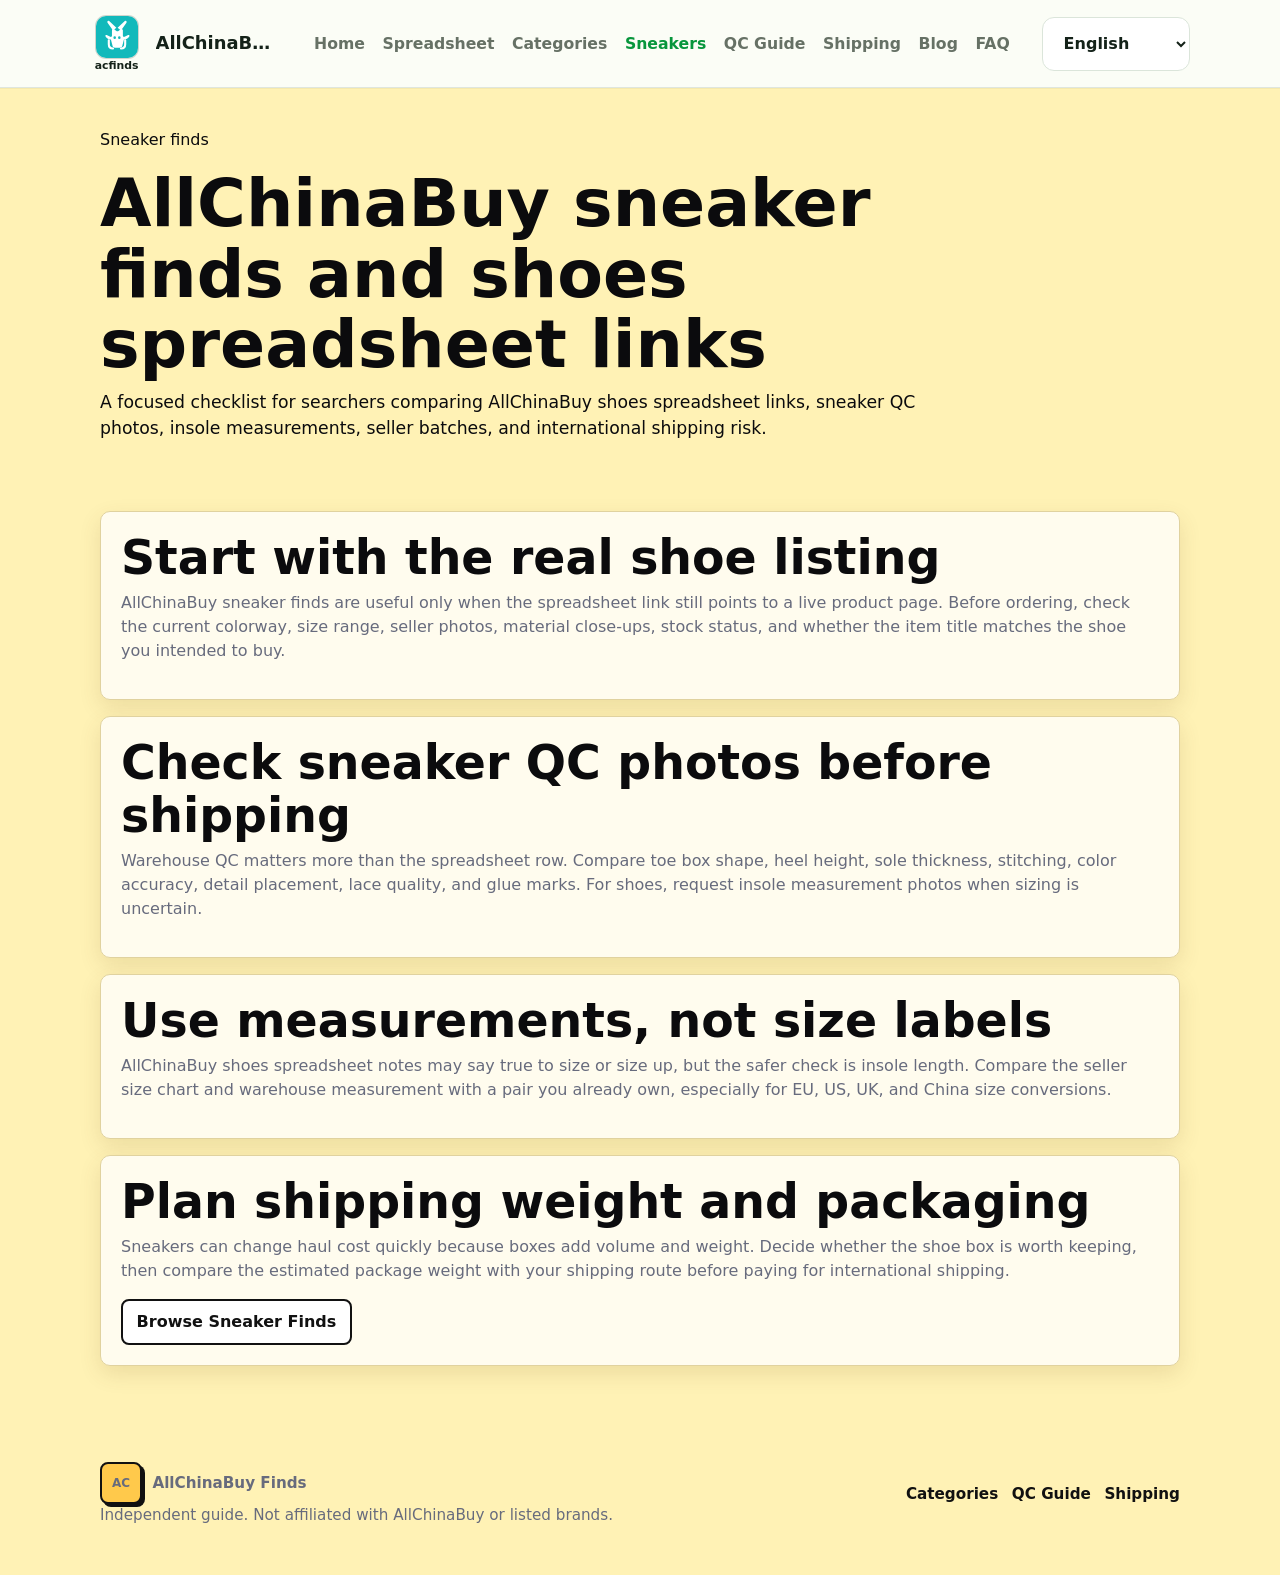
<file: sneakers.html>
﻿<!doctype html>
<html lang="en">
  <head>
    <meta charset="utf-8" />
    <meta name="viewport" content="width=device-width, initial-scale=1" />
    <title>AllChinaBuy Sneaker Finds | Shoes Spreadsheet Links and QC Guide</title>
    <meta name="description" content="Use this AllChinaBuy sneaker finds guide to compare shoes spreadsheet links, insole measurements, seller photos, warehouse QC checks, and shipping weight before ordering." />
    <link rel="canonical" href="https://acfinds.net/sneakers.html" />
    <link rel="icon" type="image/svg+xml" href="assets/acfinds-icon.svg" />
    <link rel="stylesheet" href="styles.css?v=site-20260701-6" />
  </head>
  <body>
    <a class="skip-link" href="#main">Skip to content</a>
    <main id="main">
      <section class="page-hero">
        <div>
          <p class="eyebrow">Sneaker finds</p>
          <h1>AllChinaBuy sneaker finds and shoes spreadsheet links</h1>
          <p class="hero-copy">A focused checklist for searchers comparing AllChinaBuy shoes spreadsheet links, sneaker QC photos, insole measurements, seller batches, and international shipping risk.</p>
        </div>
      </section>
      <section class="article-layout">
        <article class="article-card">
          <h2>Start with the real shoe listing</h2>
          <p>AllChinaBuy sneaker finds are useful only when the spreadsheet link still points to a live product page. Before ordering, check the current colorway, size range, seller photos, material close-ups, stock status, and whether the item title matches the shoe you intended to buy.</p>
        </article>
        <article class="article-card">
          <h2>Check sneaker QC photos before shipping</h2>
          <p>Warehouse QC matters more than the spreadsheet row. Compare toe box shape, heel height, sole thickness, stitching, color accuracy, detail placement, lace quality, and glue marks. For shoes, request insole measurement photos when sizing is uncertain.</p>
        </article>
        <article class="article-card">
          <h2>Use measurements, not size labels</h2>
          <p>AllChinaBuy shoes spreadsheet notes may say true to size or size up, but the safer check is insole length. Compare the seller size chart and warehouse measurement with a pair you already own, especially for EU, US, UK, and China size conversions.</p>
        </article>
        <article class="article-card">
          <h2>Plan shipping weight and packaging</h2>
          <p>Sneakers can change haul cost quickly because boxes add volume and weight. Decide whether the shoe box is worth keeping, then compare the estimated package weight with your shipping route before paying for international shipping.</p>
          <a class="button primary" href="https://streetstyle.maisonlooks.com/?q=shoes" rel="nofollow noopener" target="_blank">Browse Sneaker Finds</a>
        </article>
      </section>
    </main>
    <footer class="site-footer">
      <div><div class="brand"><span class="brand-mark">AC</span><span>AllChinaBuy Finds</span></div><p>Independent guide. Not affiliated with AllChinaBuy or listed brands.</p></div>
      <nav><a href="categories.html">Categories</a><a href="qc-guide.html">QC Guide</a><a href="shipping.html">Shipping</a></nav>
    </footer>
    <nav class="taskbar" aria-label="Primary taskbar">
      <div class="taskbar-brand" aria-label="AllChinaBuy Spreadsheet">
        <span class="taskbar-logo"><img src="assets/acfinds-icon.svg" alt="acfinds AllChinaBuy spreadsheet streetwear finds and links logo" /><span>acfinds</span></span>
        <span class="taskbar-title">AllChinaBuy Spreadsheet</span>
      </div>
      <div class="taskbar-links">
        <a href="index.html">Home</a>
        <a href="spreadsheet">Spreadsheet</a>
        <a href="categories.html">Categories</a>
        <a class="is-active" href="sneakers.html">Sneakers</a>
        <a href="qc-guide.html">QC Guide</a>
        <a href="shipping.html">Shipping</a>
        <a href="blog">Blog</a>
        <a href="faq.html">FAQ</a>
      </div>
      <div class="taskbar-actions">
        <select aria-label="Language">
          <option value="en">English</option>
          <option value="es">Espa帽ol</option>
          <option value="fr">Fran莽ais</option>
          <option value="de">Deutsch</option>
          <option value="pt">Portugu锚s</option>
        </select>
      </div>
    </nav>
    <script src="script.js?v=site-20260701-6"></script>
  </body>
</html>
</file>
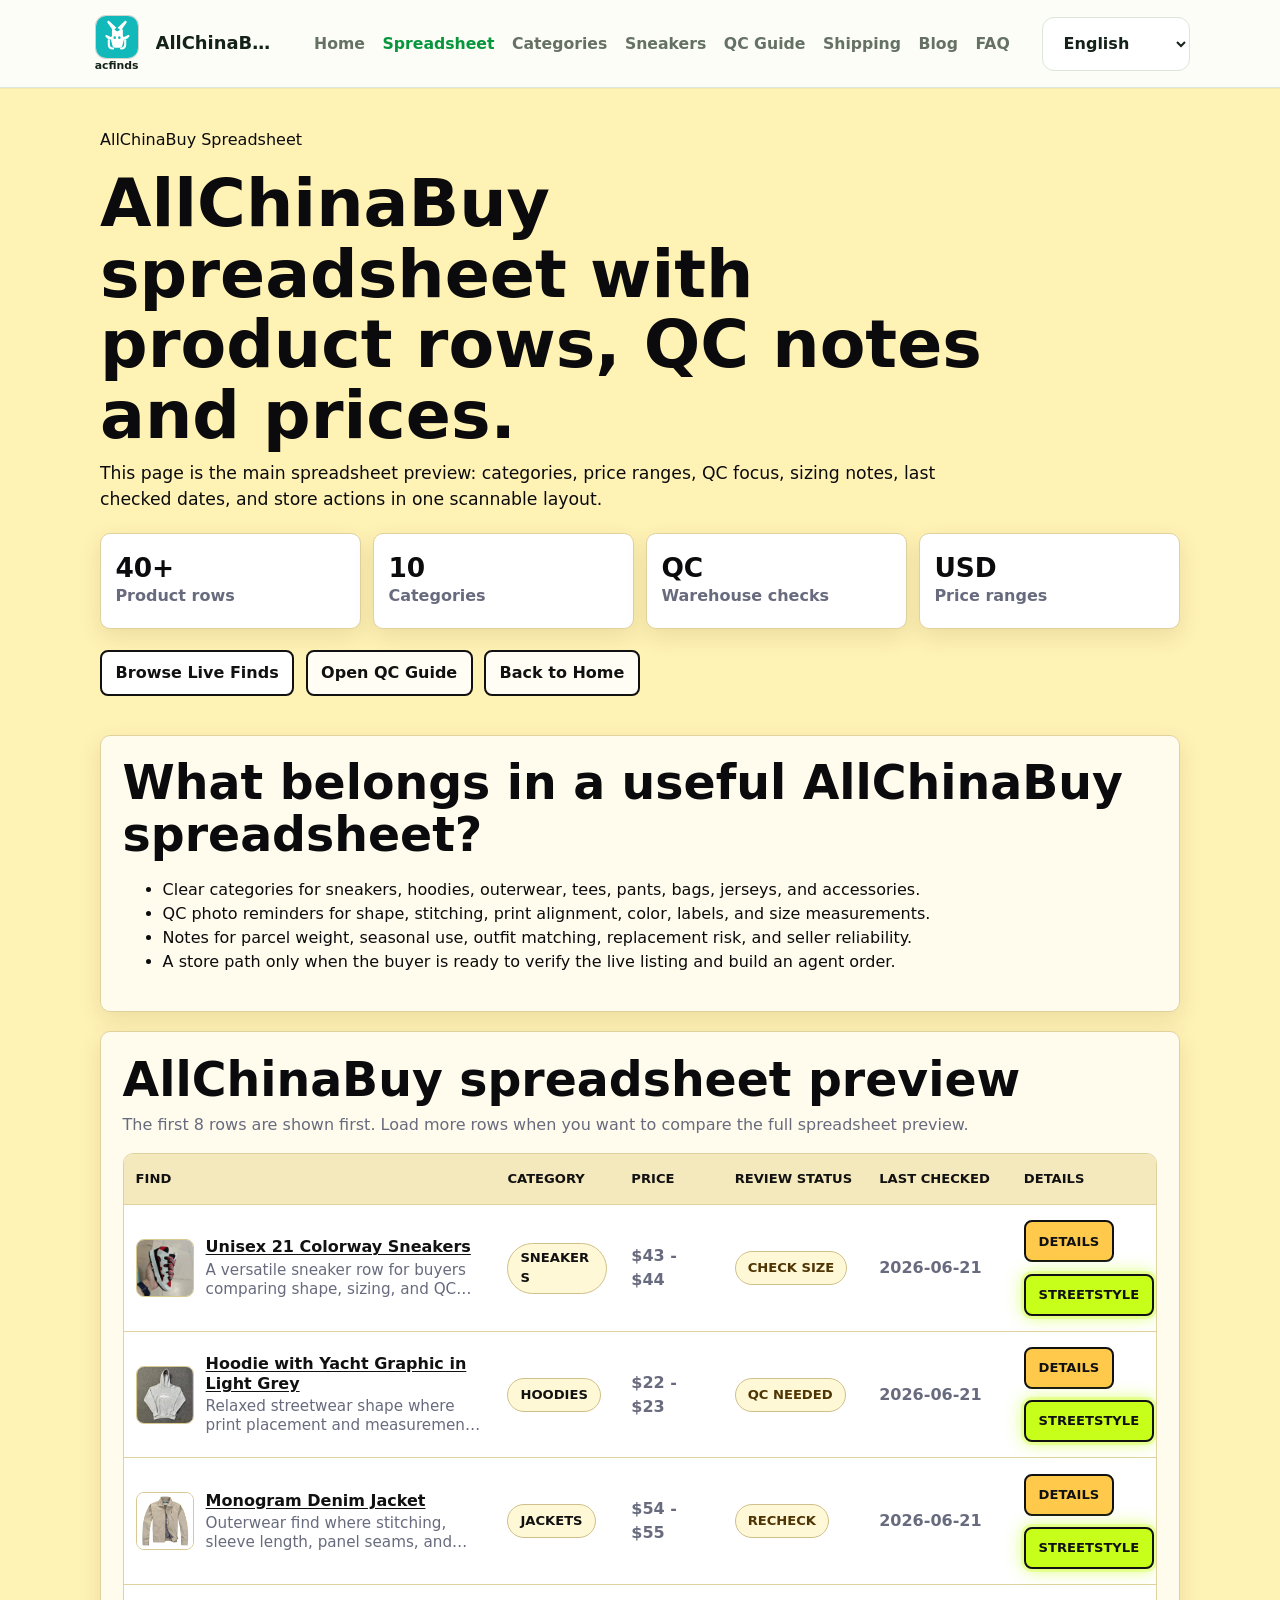
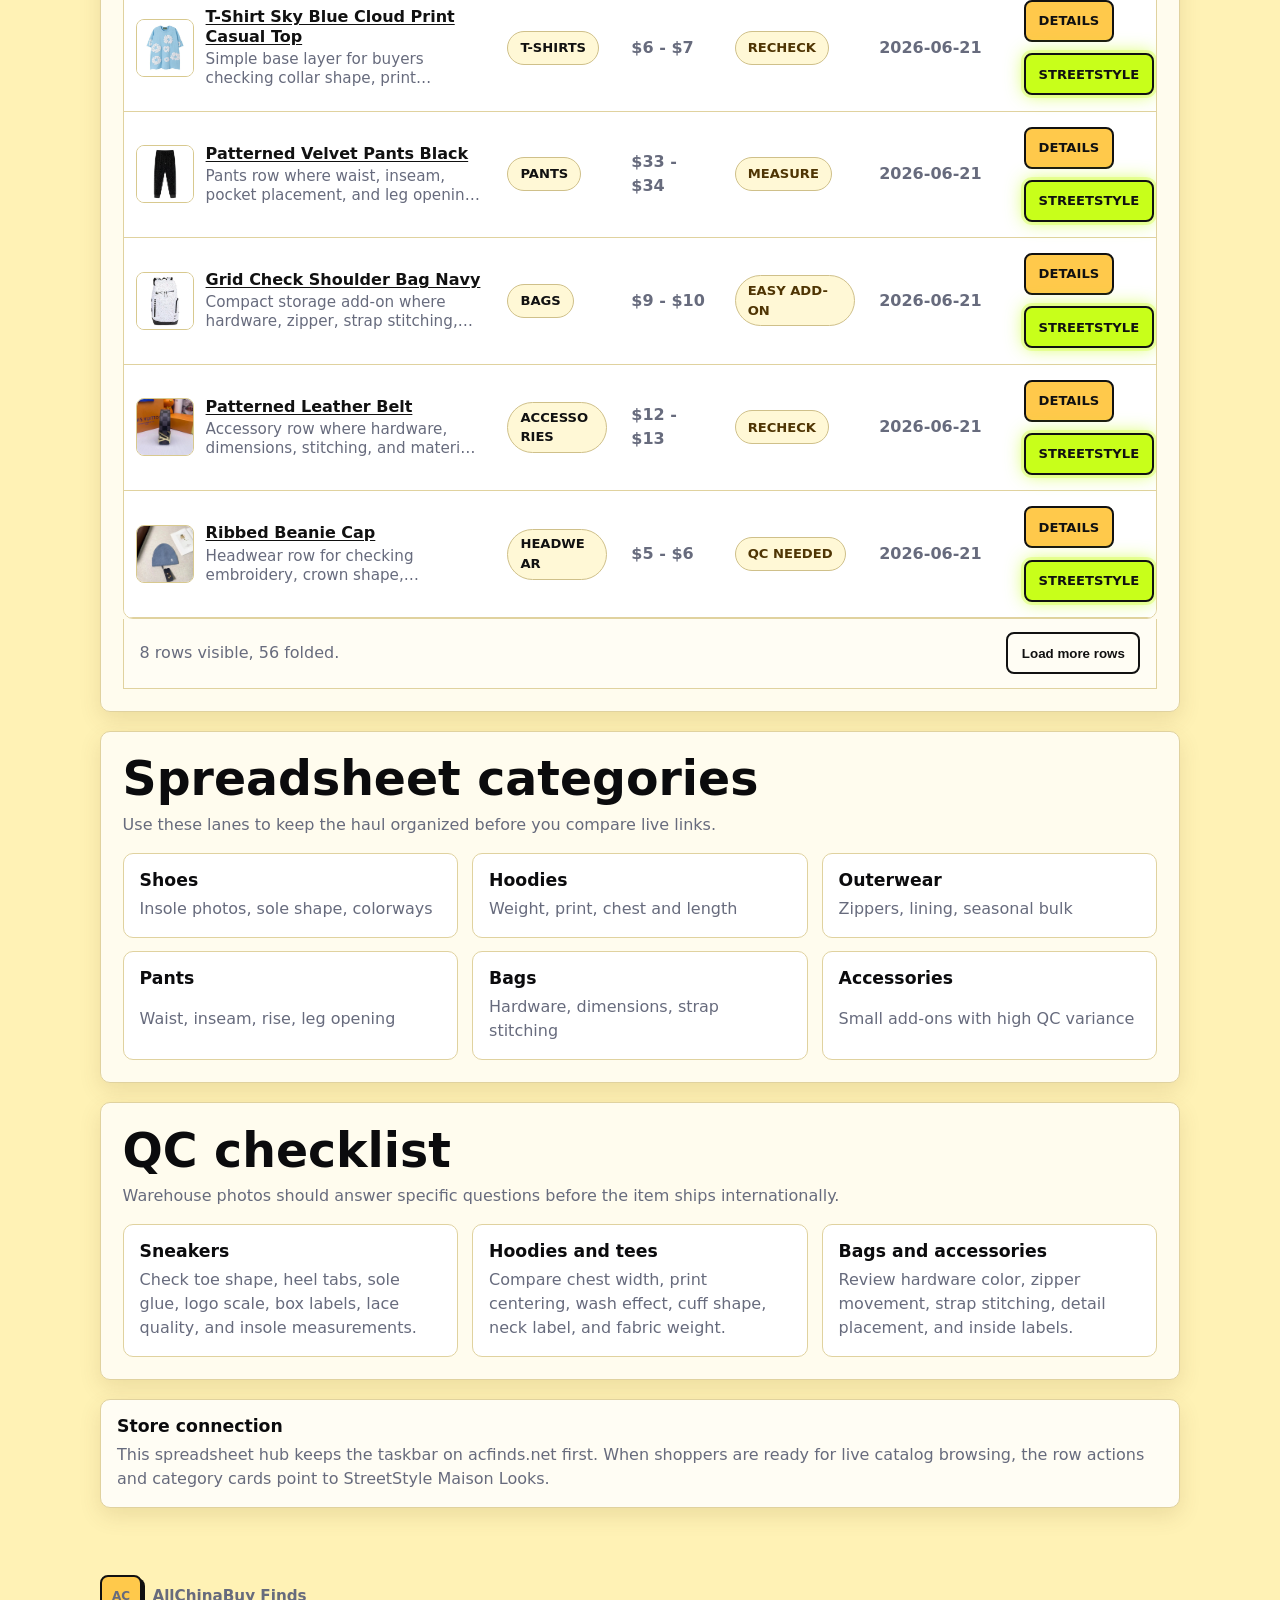
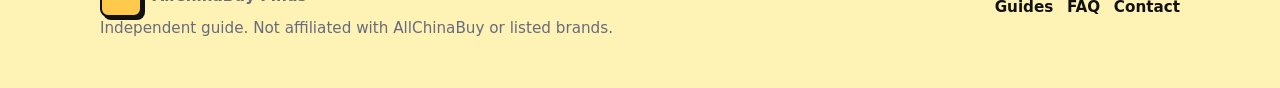
<file: spreadsheet.html>
﻿<!doctype html>
<html lang="en">
  <head>
    <meta charset="utf-8" />
    <meta name="viewport" content="width=device-width, initial-scale=1" />
    <title>AllChinaBuy Spreadsheet 2026 | Product Rows, QC Notes and Prices</title>
    <meta name="description" content="Browse an AllChinaBuy spreadsheet preview with product rows, categories, price ranges, QC focus, sizing notes, last checked dates, and store actions." />
    <link rel="canonical" href="https://acfinds.net/spreadsheet" />
    <link rel="icon" type="image/svg+xml" href="assets/acfinds-icon.svg" />
    <link rel="stylesheet" href="styles.css?v=site-20260701-6" />
  </head>
  <body>
    <a class="skip-link" href="#main">Skip to content</a>
    <main id="main" class="spreadsheet-page">
      <section class="page-hero spreadsheet-hero">
        <div>
          <p class="eyebrow">AllChinaBuy Spreadsheet</p>
          <h1>AllChinaBuy spreadsheet with product rows, QC notes and prices.</h1>
          <p class="hero-copy">This page is the main spreadsheet preview: categories, price ranges, QC focus, sizing notes, last checked dates, and store actions in one scannable layout.</p>
          <div class="signal-strip" aria-label="AllChinaBuy spreadsheet coverage">
            <div class="signal"><strong>40+</strong><span>Product rows</span></div>
            <div class="signal"><strong>10</strong><span>Categories</span></div>
            <div class="signal"><strong>QC</strong><span>Warehouse checks</span></div>
            <div class="signal"><strong>USD</strong><span>Price ranges</span></div>
          </div>
          <div class="actions">
            <a class="button primary" href="https://streetstyle.maisonlooks.com/" rel="nofollow noopener" target="_blank">Browse Live Finds</a>
            <a class="button secondary" href="qc-guide.html">Open QC Guide</a>
            <a class="button secondary" href="index.html">Back to Home</a>
          </div>
        </div>
      </section>

      <section class="text-block">
        <h2>What belongs in a useful AllChinaBuy spreadsheet?</h2>
        <ul>
          <li>Clear categories for sneakers, hoodies, outerwear, tees, pants, bags, jerseys, and accessories.</li>
          <li>QC photo reminders for shape, stitching, print alignment, color, labels, and size measurements.</li>
          <li>Notes for parcel weight, seasonal use, outfit matching, replacement risk, and seller reliability.</li>
          <li>A store path only when the buyer is ready to verify the live listing and build an agent order.</li>
        </ul>
      </section>

      <section class="table-section">
        <h2>AllChinaBuy spreadsheet preview</h2>
        <p>The first 8 rows are shown first. Load more rows when you want to compare the full spreadsheet preview.</p>
        <div class="spreadsheet-groups" data-spreadsheet-groups></div>
      </section>

      <section class="hub-section spreadsheet-categories">
        <div class="section-title">
          <h2>Spreadsheet categories</h2>
          <p>Use these lanes to keep the haul organized before you compare live links.</p>
        </div>
        <div class="category-grid">
          <a href="/categories/sneakers"><strong>Shoes</strong><span>Insole photos, sole shape, colorways</span></a>
          <a href="/categories/hoodies"><strong>Hoodies</strong><span>Weight, print, chest and length</span></a>
          <a href="/categories/jackets"><strong>Outerwear</strong><span>Zippers, lining, seasonal bulk</span></a>
          <a href="/categories/pants"><strong>Pants</strong><span>Waist, inseam, rise, leg opening</span></a>
          <a href="/categories/bags"><strong>Bags</strong><span>Hardware, dimensions, strap stitching</span></a>
          <a href="/categories/accessories"><strong>Accessories</strong><span>Small add-ons with high QC variance</span></a>
        </div>
      </section>

      <section class="hub-section">
        <div class="section-title">
          <h2>QC checklist</h2>
          <p>Warehouse photos should answer specific questions before the item ships internationally.</p>
        </div>
        <div class="compare-grid">
          <article class="compare-card">
            <h3>Sneakers</h3>
            <p>Check toe shape, heel tabs, sole glue, logo scale, box labels, lace quality, and insole measurements.</p>
          </article>
          <article class="compare-card">
            <h3>Hoodies and tees</h3>
            <p>Compare chest width, print centering, wash effect, cuff shape, neck label, and fabric weight.</p>
          </article>
          <article class="compare-card">
            <h3>Bags and accessories</h3>
            <p>Review hardware color, zipper movement, strap stitching, detail placement, and inside labels.</p>
          </article>
        </div>
      </section>

      <section class="notice">
        <h2>Store connection</h2>
        <p>This spreadsheet hub keeps the taskbar on acfinds.net first. When shoppers are ready for live catalog browsing, the row actions and category cards point to StreetStyle Maison Looks.</p>
      </section>
    </main>

    <footer class="site-footer">
      <div><div class="brand"><span class="brand-mark">AC</span><span>AllChinaBuy Finds</span></div><p>Independent guide. Not affiliated with AllChinaBuy or listed brands.</p></div>
      <nav><a href="guides.html">Guides</a><a href="faq.html">FAQ</a><a href="contact.html">Contact</a></nav>
    </footer>
    <nav class="taskbar" aria-label="Primary taskbar">
      <div class="taskbar-brand" aria-label="AllChinaBuy Spreadsheet">
        <span class="taskbar-logo"><img src="assets/acfinds-icon.svg" alt="acfinds AllChinaBuy spreadsheet streetwear finds and links logo" /><span>acfinds</span></span>
        <span class="taskbar-title">AllChinaBuy Spreadsheet</span>
      </div>
      <div class="taskbar-links">
        <a href="index.html">Home</a>
        <a class="is-active" href="spreadsheet">Spreadsheet</a>
        <a href="categories.html">Categories</a>
        <a href="sneakers.html">Sneakers</a>
        <a href="qc-guide.html">QC Guide</a>
        <a href="shipping.html">Shipping</a>
        <a href="blog">Blog</a>
        <a href="faq.html">FAQ</a>
      </div>
      <div class="taskbar-actions">
        <select aria-label="Language">
          <option value="en">English</option>
          <option value="es">Espa&ntilde;ol</option>
          <option value="fr">Fran&ccedil;ais</option>
          <option value="de">Deutsch</option>
          <option value="pt">Portugu&ecirc;s</option>
        </select>
      </div>
    </nav>
    <script src="script.js?v=site-20260701-6"></script>
  </body>
</html>
</file>
<file: styles.css>
:root {
  --ink: #0b0b0d;
  --muted: #676b7d;
  --gold: #fff2b5;
  --gold-2: #fff7c9;
  --brown: #855604;
  --line: #e0d29f;
  --paper: #fffdf4;
  --shadow: 0 8px 22px rgba(97, 66, 8, 0.12);
  font-family: Inter, ui-sans-serif, system-ui, -apple-system, BlinkMacSystemFont, "Segoe UI", sans-serif;
}

* { box-sizing: border-box; }

html { scroll-behavior: smooth; }

body {
  margin: 0;
  color: var(--ink);
  background: var(--gold);
  line-height: 1.5;
  padding-top: 92px;
}

a { color: inherit; text-decoration: none; }
img { display: block; max-width: 100%; }

.skip-link {
  position: fixed;
  left: 1rem;
  top: -5rem;
  z-index: 100;
  padding: 0.7rem 1rem;
  background: #111;
  color: #fff;
}

.skip-link:focus { top: 1rem; }

.topbar,
.site-header { display: none; }

.nav,
.footer,
.site-footer,
.page-hero,
.article-layout {
  width: min(1080px, calc(100% - 32px));
  margin-inline: auto;
}

.blog-layout {
  width: min(1080px, calc(100% - 32px));
  margin: 0 auto 3rem;
  display: grid;
  grid-template-columns: minmax(0, 1fr) 280px;
  gap: 1.25rem;
  align-items: start;
}

.blog-post,
.blog-sidebar,
.source-panel {
  border: 2px solid #111;
  border-radius: 8px;
  background: var(--paper);
  box-shadow: var(--shadow);
}

.blog-post {
  padding: clamp(1.25rem, 3vw, 2rem);
}

.blog-post h2 {
  font-size: clamp(2rem, 3.2vw, 3rem);
}

.blog-post h3 {
  margin: 1.6rem 0 0.55rem;
  font-size: 1.35rem;
}

.post-meta {
  margin-bottom: 1.25rem;
  color: var(--muted);
  font-weight: 800;
}

.fact-grid {
  display: grid;
  grid-template-columns: repeat(2, minmax(0, 1fr));
  gap: 0.85rem;
  margin: 1.4rem 0;
}

.fact-grid article {
  min-height: 160px;
  padding: 1rem;
  border: 1px solid var(--line);
  border-radius: 8px;
  background: #fff;
}

.fact-grid strong {
  display: block;
  margin-bottom: 0.35rem;
  font-size: 1rem;
}

.source-panel {
  margin-top: 1.5rem;
  padding: 1rem;
  background: #fff;
}

.source-panel h3 {
  margin-top: 0;
}

.blog-sidebar {
  position: sticky;
  top: 112px;
  padding: 1rem;
}

.blog-sidebar h2 {
  font-size: 1.25rem;
}

.blog-sidebar a {
  min-height: 46px;
  display: flex;
  align-items: center;
  border-top: 1px solid var(--line);
  color: #142219;
  font-weight: 900;
}

.nav {
  min-height: 68px;
  display: flex;
  align-items: center;
  justify-content: space-between;
  gap: 1rem;
}

.logo,
.brand {
  display: inline-flex;
  align-items: center;
  gap: 0.65rem;
  font-weight: 900;
}

.logo-badge,
.brand-mark {
  width: 42px;
  height: 42px;
  display: grid;
  place-items: center;
  border: 2px solid #111;
  border-radius: 8px;
  background: #ffc94b;
  box-shadow: 3px 3px 0 #111;
  font-size: 0.75rem;
}

.nav-links {
  display: flex;
  align-items: center;
  gap: 0.95rem;
  color: #5e5e68;
  font-weight: 700;
}

.header-link,
.nav-cta,
.button {
  min-height: 42px;
  display: inline-flex;
  align-items: center;
  justify-content: center;
  border: 2px solid #111;
  border-radius: 8px;
  background: #fff;
  color: #111 !important;
  padding: 0.55rem 0.85rem;
  font-weight: 900;
}

.nav-toggle {
  display: none;
  width: 44px;
  height: 44px;
  border: 1px solid #111;
  border-radius: 8px;
  background: #fff;
}

.nav-toggle span {
  display: block;
  width: 20px;
  height: 2px;
  margin: 4px auto;
  background: #111;
}

.hero-lite {
  min-height: 560px;
  padding: 1.65rem 0 0;
  background:
    linear-gradient(rgba(255, 224, 105, 0.18), rgba(255, 245, 188, 0.52)),
    url("assets/hero-logistics.png");
  background-size: cover;
  background-position: center top;
  border-bottom: 1px solid #d9c582;
}

.hero-card {
  width: min(1040px, calc(100% - 32px));
  margin-inline: auto;
  text-align: center;
}

h1,
h2,
h3,
p { margin-top: 0; }

h1 {
  margin: 0 0 0.65rem;
  font-size: clamp(3.2rem, 5.4vw, 5.05rem);
  line-height: 1.06;
  font-weight: 900;
  letter-spacing: 0;
}

.hero-lite h1 {
  margin-bottom: 0.45rem;
  font-size: clamp(2.75rem, 4.7vw, 4.35rem);
  line-height: 1.04;
}

h2 {
  margin-bottom: 0.45rem;
  font-size: clamp(2rem, 3.7vw, 3.3rem);
  line-height: 1.1;
  font-weight: 900;
  letter-spacing: 0;
}

.tagline {
  margin: 0 auto 1.1rem;
  color: var(--muted);
  font-size: clamp(1.45rem, 2.45vw, 1.95rem);
  line-height: 1.18;
}

.finds-search {
  width: min(1000px, 100%);
  margin-inline: auto;
}

.finds-search label { display: none; }

.finds-search > div {
  min-height: 74px;
  display: grid;
  grid-template-columns: minmax(0, 1fr) 48px 48px 48px auto;
  align-items: center;
  gap: 0.4rem;
  padding: 0.38rem;
  border: 3px solid #111;
  border-radius: 9px;
  background: #fff;
  box-shadow: 0 3px 10px rgba(78, 52, 0, 0.16);
}

.finds-search input {
  width: 100%;
  min-height: 58px;
  border: 0;
  outline: 0;
  background: #fff;
  color: #111;
  padding: 0 1rem;
  font: inherit;
  font-size: 1.28rem;
}

#finds-query { scroll-margin-top: 112px; }

.finds-search input::placeholder { color: #9ea1a8; }

.search-chip {
  width: 40px;
  height: 40px;
  display: grid;
  place-items: center;
  justify-self: center;
  border-radius: 50%;
  background: #d9dadd;
  color: #111;
  font-weight: 900;
}

.finds-search button {
  min-height: 58px;
  display: inline-flex;
  align-items: center;
  justify-content: center;
  gap: 0.72rem;
  border: 0;
  border-radius: 9px;
  background: #101014;
  color: #fff;
  padding: 0 1.45rem;
  font: inherit;
  font-size: 1.28rem;
  font-weight: 900;
  cursor: pointer;
}

.search-icon {
  width: 26px;
  height: 26px;
  display: inline-block;
  position: relative;
  border: 4px solid currentColor;
  border-radius: 50%;
}

.search-icon::after {
  content: "";
  position: absolute;
  right: -11px;
  bottom: -7px;
  width: 14px;
  height: 4px;
  border-radius: 999px;
  background: currentColor;
  transform: rotate(45deg);
}

.process-row {
  width: min(1000px, 100%);
  margin: 1.35rem auto 0;
  display: grid;
  grid-template-columns: 260px 320px 260px;
  justify-content: space-between;
  gap: 0;
  color: var(--brown);
  position: relative;
}

.process-row::before {
  display: none;
}

.process-row::after {
  display: none;
}

.connector {
  position: absolute;
  top: 84px;
  height: 3px;
  background: #c89142;
  opacity: 0.82;
}

.connector::before,
.connector::after {
  content: "";
  position: absolute;
  top: 50%;
  width: 11px;
  height: 11px;
  border-radius: 50%;
  background: #c89142;
  transform: translateY(-50%);
}

.connector::before {
  left: -5px;
}

.connector::after {
  right: -5px;
}

.connector-left {
  left: 220px;
  width: 150px;
}

.connector-right {
  right: 225px;
  width: 150px;
}

.process-row article {
  position: relative;
  z-index: 1;
  text-align: center;
}

.step-icon {
  display: grid;
  place-items: center;
  width: 52px;
  height: 52px;
  margin: 0 auto 0.4rem;
  color: #865706;
}

.step-icon svg {
  width: 52px;
  height: 52px;
}

.step-icon path,
.step-icon circle {
  fill: none;
  stroke: currentColor;
  stroke-width: 5;
  stroke-linecap: round;
  stroke-linejoin: round;
}

.globe-icon svg {
  width: 58px;
  height: 58px;
}

.process-row strong {
  display: block;
  font-size: 1.12rem;
  line-height: 1.12;
  font-weight: 900;
  white-space: nowrap;
}

.process-row small {
  display: block;
  color: var(--brown);
  font-size: 0.9rem;
}

.hub-section,
.text-block,
.table-section,
.faq-section,
.faq-preview,
.related-section,
.trust-section {
  width: min(1080px, calc(100% - 32px));
  margin: 1.2rem auto;
  padding: 1.35rem;
  border: 1px solid var(--line);
  border-radius: 10px;
  background: rgba(255, 253, 244, 0.92);
  box-shadow: var(--shadow);
}

.hub-section:first-of-type {
  width: 100%;
  margin: 0;
  padding: 3.1rem max(16px, calc((100vw - 1080px) / 2)) 2.8rem;
  border-width: 1px 0;
  border-radius: 0;
  background: #fff2b5;
  box-shadow: none;
  text-align: center;
}

.section-title { margin-bottom: 1rem; }

.section-title p,
.text-block p,
.table-section p,
.compare-row span,
.faq-section p,
.faq-preview p,
.related-section li,
.trust-section li,
.trust-section p,
.topic-cards small {
  color: var(--muted);
}

.pill-grid {
  display: grid;
  grid-template-columns: repeat(4, 1fr);
  gap: 0.7rem;
}

.pill-grid a,
.phrase-row a,
.topic-cards a em {
  min-height: 44px;
  display: inline-flex;
  align-items: center;
  justify-content: center;
  border: 1px solid #d4c895;
  border-radius: 9px;
  background: #fff;
  padding: 0.65rem 1rem;
  font-weight: 800;
}

.phrase-row {
  display: flex;
  flex-wrap: wrap;
  gap: 0.55rem;
}

.topic-cards {
  display: grid;
  grid-template-columns: repeat(3, 1fr);
  gap: 0.85rem;
}

.topic-cards a {
  min-height: 190px;
  display: flex;
  flex-direction: column;
  gap: 0.45rem;
  padding: 1rem;
  border: 1px solid var(--line);
  border-radius: 10px;
  background: #fff;
}

.topic-cards span {
  width: fit-content;
  border-radius: 999px;
  background: #f4e8bd;
  color: var(--brown);
  padding: 0.25rem 0.55rem;
  font-size: 0.76rem;
  font-weight: 900;
  text-transform: uppercase;
}

.topic-cards strong {
  font-size: 1.1rem;
  line-height: 1.2;
}

.topic-cards em {
  width: fit-content;
  margin-top: auto;
  min-height: 34px;
  font-style: normal;
  color: #111;
}

.category-showcase {
  width: min(1280px, calc(100% - 32px));
  margin: 2rem auto 1.2rem;
  padding: 1.1rem;
  border: 1px solid var(--line);
  border-radius: 10px;
  background: #fffdf4;
  box-shadow: var(--shadow);
}

.category-showcase-head {
  display: grid;
  grid-template-columns: minmax(0, 1.1fr) minmax(280px, 0.55fr);
  gap: 1.5rem;
  align-items: start;
  margin-bottom: 1rem;
}

.category-showcase-head .eyebrow {
  margin: 0 0 0.25rem;
}

.category-showcase-head h2 {
  max-width: 780px;
  margin: 0;
  color: #111;
  font-size: clamp(2rem, 3.8vw, 3.55rem);
  line-height: 1.08;
  text-transform: uppercase;
}

.category-showcase-head > p {
  margin: 0.4rem 0 0;
  color: var(--muted);
  font-size: 1.18rem;
  line-height: 1.45;
}

.category-showcase-grid {
  display: grid;
  grid-template-columns: repeat(4, minmax(0, 1fr));
  gap: 0.85rem;
}

.category-showcase-card {
  min-height: 510px;
  display: flex;
  flex-direction: column;
  border: 1px solid var(--line);
  border-radius: 8px;
  background: #fff;
  padding: 1rem;
  color: #111;
  text-decoration: none;
}

.category-showcase-card img {
  width: 100%;
  aspect-ratio: 4 / 3;
  object-fit: cover;
  border: 1px solid #d8c98f;
  border-radius: 6px;
  background: #fff;
}

.category-showcase-card span {
  margin-top: 1rem;
  color: #4f3504;
  font-size: 0.85rem;
  font-weight: 900;
  text-transform: uppercase;
}

.category-showcase-card strong {
  margin-top: 0.15rem;
  color: #111;
  font-size: 1.45rem;
  line-height: 1.08;
}

.category-showcase-card p {
  margin: 1.25rem 0 1rem;
  color: var(--muted);
  font-size: 1.02rem;
  line-height: 1.45;
}

.category-showcase-card em {
  width: fit-content;
  margin-top: auto;
  border: 1px solid #cfc08a;
  border-radius: 8px;
  background: #fff8d6;
  color: #4f3504;
  padding: 0.55rem 0.8rem;
  font-style: normal;
  font-size: 0.85rem;
  font-weight: 900;
  text-transform: uppercase;
}

.category-showcase-card:hover {
  border-color: #111;
  transform: translateY(-2px);
}

.compare-table {
  overflow: hidden;
  border: 1px solid var(--line);
  border-radius: 10px;
  background: #fff;
}

.compare-row {
  display: grid;
  grid-template-columns: 0.85fr 1.2fr 1.1fr;
}

.compare-row + .compare-row { border-top: 1px solid var(--line); }
.compare-row span { padding: 0.85rem; }
.compare-row span + span { border-left: 1px solid var(--line); }
.compare-head { background: #f4e8bd; }
.compare-head span,
.compare-row span:first-child { color: #111; font-weight: 900; }

.spreadsheet-page {
  padding-bottom: 1rem;
}

.spreadsheet-hero .hero-copy {
  max-width: 900px;
}

.signal-strip {
  display: grid;
  grid-template-columns: repeat(4, 1fr);
  gap: 0.75rem;
  margin: 1.3rem 0;
}

.signal {
  min-height: 96px;
  display: grid;
  align-content: center;
  gap: 0.15rem;
  border: 1px solid var(--line);
  border-radius: 10px;
  background: #fff;
  padding: 0.9rem;
  box-shadow: var(--shadow);
}

.signal strong {
  font-size: 1.65rem;
  line-height: 1;
}

.signal span {
  color: var(--muted);
  font-weight: 800;
}

.actions {
  display: flex;
  flex-wrap: wrap;
  gap: 0.7rem;
  margin-top: 1rem;
}

.button.secondary {
  background: var(--paper);
  box-shadow: none;
}

.table-wrap {
  overflow-x: hidden;
  border: 1px solid var(--line);
  border-radius: 10px;
  background: #fff;
}

.find-table {
  width: 100%;
  border-collapse: collapse;
  text-align: left;
  table-layout: fixed;
}

.find-table th,
.find-table td {
  padding: 0.95rem 0.75rem;
  border-bottom: 1px solid var(--line);
  vertical-align: middle;
  overflow-wrap: anywhere;
}

.find-table th {
  background: #f4e8bd;
  color: #111;
  font-size: 0.82rem;
  font-weight: 900;
  text-transform: uppercase;
}

.find-table td {
  background: #fff;
  color: var(--muted);
  font-weight: 700;
}

.find-table td:first-child,
.find-table a {
  color: #111;
  font-weight: 900;
}

.find-table th:nth-child(1),
.find-table td:nth-child(1) { width: 36%; }
.find-table th:nth-child(2),
.find-table td:nth-child(2) { width: 12%; }
.find-table th:nth-child(3),
.find-table td:nth-child(3) { width: 10%; }
.find-table th:nth-child(4),
.find-table td:nth-child(4) { width: 14%; }
.find-table th:nth-child(5),
.find-table td:nth-child(5) { width: 14%; }
.find-table td:nth-child(5) {
  white-space: nowrap;
  overflow-wrap: normal;
}
.find-table th:nth-child(6),
.find-table td:nth-child(6) {
  width: 14%;
  background: #fff;
  white-space: nowrap;
  overflow-wrap: normal;
}

.find-table th:nth-child(6) {
  background: #f4e8bd;
}

.product-cell {
  display: grid;
  grid-template-columns: 58px minmax(0, 1fr);
  align-items: center;
  gap: 0.75rem;
  min-width: 0;
}

.product-cell img {
  width: 58px;
  height: 58px;
  object-fit: cover;
  border: 1px solid #d8c98f;
  border-radius: 8px;
  background: #fff;
}

.product-cell span {
  display: grid;
  gap: 0.2rem;
  color: #111;
  font-weight: 900;
  line-height: 1.25;
}

.product-cell a {
  text-decoration: underline;
  text-underline-offset: 2px;
}

.product-cell small {
  max-width: 100%;
  display: -webkit-box;
  overflow: hidden;
  color: var(--muted);
  font-size: 0.95rem;
  font-weight: 500;
  -webkit-box-orient: vertical;
  -webkit-line-clamp: 2;
}

.find-table tbody tr:last-child td {
  border-bottom: 0;
}

.status-pill {
  display: inline-flex;
  align-items: center;
  justify-content: center;
  min-height: 34px;
  border: 1px solid #cfc08a;
  border-radius: 999px;
  background: #fff8d6;
  color: #4f3504;
  padding: 0.3rem 0.75rem;
  font-size: 0.82rem;
  font-weight: 900;
  text-transform: uppercase;
}

.category-pill {
  display: inline-flex;
  align-items: center;
  justify-content: center;
  min-height: 34px;
  border: 1px solid #cfc08a;
  border-radius: 999px;
  background: #fff8d6;
  color: #4f3504;
  padding: 0.3rem 0.75rem;
  font-size: 0.82rem;
  font-weight: 900;
  text-transform: uppercase;
}

.category-link {
  text-decoration: none;
}

.category-link:hover {
  border-color: #111;
  color: #111;
}

.category-product-grid {
  display: grid;
  gap: 0.85rem;
}

.category-product-card {
  display: grid;
  grid-template-columns: 110px minmax(0, 1fr);
  gap: 1rem;
  align-items: center;
  border: 1px solid var(--line);
  border-radius: 10px;
  background: #fff;
  padding: 0.95rem;
}

.category-product-card img {
  width: 110px;
  height: 110px;
  object-fit: cover;
  border: 1px solid #d8c98f;
  border-radius: 8px;
  background: #fff;
}

.category-product-card p {
  margin: 0.25rem 0 0;
  color: var(--muted);
}

.category-product-title {
  color: #111;
  font-size: 1.15rem;
  font-weight: 900;
  text-decoration: underline;
  text-underline-offset: 2px;
}

.category-product-meta {
  display: flex;
  flex-wrap: wrap;
  gap: 0.5rem;
  margin: 0.75rem 0;
}

.category-product-meta span {
  border: 1px solid #cfc08a;
  border-radius: 999px;
  background: #fff8d6;
  color: #4f3504;
  padding: 0.32rem 0.7rem;
  font-size: 0.82rem;
  font-weight: 900;
  text-transform: uppercase;
}

.details-button {
  min-height: 42px;
  display: inline-flex;
  align-items: center;
  justify-content: center;
  border: 2px solid #111;
  border-radius: 8px;
  background: #ffc94b;
  color: #111 !important;
  padding: 0 0.8rem;
  font-size: 0.82rem;
  font-weight: 900;
  text-transform: uppercase;
  text-decoration: none;
}

.product-action-group {
  display: flex;
  flex-wrap: wrap;
  align-items: center;
  gap: 0.7rem;
}

.streetstyle-button {
  min-height: 42px;
  display: inline-flex;
  align-items: center;
  justify-content: center;
  border: 2px solid #111;
  border-radius: 8px;
  background: #c8ff1a;
  color: #111 !important;
  box-shadow: 0 0 0 3px rgba(200, 255, 26, 0.28), 0 0 18px rgba(200, 255, 26, 0.72);
  padding: 0 0.8rem;
  font-size: 0.82rem;
  font-weight: 900;
  text-transform: uppercase;
  text-decoration: none;
}

.streetstyle-button:hover {
  background: #dfff42;
  box-shadow: 0 0 0 4px rgba(200, 255, 26, 0.36), 0 0 26px rgba(200, 255, 26, 0.9);
  transform: translateY(-1px);
}

.is-extra-row {
  display: none;
}

.is-extra-row.is-visible {
  display: table-row;
}

.table-controls {
  display: flex;
  align-items: center;
  justify-content: space-between;
  gap: 1rem;
  margin-top: 0;
  padding: 0.85rem 1rem;
  border: 1px solid var(--line);
  border-top: 0;
  background: #fffdf4;
}

.table-controls p {
  margin: 0;
  color: var(--muted);
}

.load-more-rows {
  cursor: pointer;
}

.spreadsheet-groups {
  display: grid;
  gap: 0;
}

.category-grid,
.compare-grid {
  display: grid;
  grid-template-columns: repeat(3, 1fr);
  gap: 0.85rem;
}

.category-grid a,
.compare-card,
.notice {
  display: grid;
  gap: 0.4rem;
  border: 1px solid var(--line);
  border-radius: 10px;
  background: #fff;
  padding: 1rem;
}

.category-grid strong,
.compare-card h3,
.notice h2 {
  margin: 0;
  font-size: 1.08rem;
  line-height: 1.2;
}

.category-grid span,
.compare-card p,
.notice p {
  margin: 0;
  color: var(--muted);
}

.notice {
  width: min(1080px, calc(100% - 32px));
  margin: 1.2rem auto;
  background: #fffdf4;
  box-shadow: var(--shadow);
}

.product-detail-summary .compare-grid {
  grid-template-columns: repeat(4, 1fr);
}

.compare-card h2 {
  margin: 0;
  font-size: 1.15rem;
  line-height: 1.2;
}

.compare-card strong,
.price-text {
  color: #111;
}

.product-grid {
  display: grid;
  grid-template-columns: minmax(0, 1fr);
}

.product-card {
  display: grid;
  grid-template-columns: minmax(280px, 0.85fr) minmax(0, 1fr);
  overflow: hidden;
  border: 1px solid var(--line);
  border-radius: 10px;
  background: #fff;
}

.product-card > img {
  width: 100%;
  height: 100%;
  min-height: 360px;
  object-fit: cover;
  background: #f6f6ef;
}

.product-body {
  display: grid;
  align-content: center;
  gap: 0.7rem;
  padding: 1.2rem;
}

.product-body h3,
.product-body p {
  margin: 0;
}

.product-body h3 {
  font-size: clamp(1.65rem, 3vw, 2.55rem);
  line-height: 1.05;
}

.product-body p,
.mini-meta {
  color: var(--muted);
}

.tag {
  width: fit-content;
  border-radius: 999px;
  background: #f4e8bd;
  color: var(--brown);
  padding: 0.25rem 0.6rem;
  font-size: 0.78rem;
  font-weight: 900;
  text-transform: uppercase;
}

.mistakes ul,
.related-section ul,
.trust-section ul {
  margin: 0;
  padding-left: 1.2rem;
}

.mistakes li + li,
.related-section li + li,
.trust-section li + li { margin-top: 0.5rem; }

.faq-section details,
.faq-preview details {
  border-top: 1px solid var(--line);
  padding: 0.85rem 0;
}

.faq-section details:first-child,
.faq-preview details:first-child {
  border-top: 0;
}

.faq-section summary,
.faq-preview summary {
  cursor: pointer;
  font-weight: 900;
}

.faq-section a,
.faq-preview a,
.related-section a,
.footer a,
.site-footer a {
  color: #111;
  font-weight: 900;
}

.footer,
.site-footer {
  display: flex;
  align-items: center;
  justify-content: space-between;
  gap: 1rem;
  padding: 2rem 0 3rem;
  color: var(--muted);
  font-size: 0.95rem;
}

.footer nav,
.site-footer nav {
  display: flex;
  flex-wrap: wrap;
  gap: 0.85rem;
}

.footer p,
.site-footer p { margin: 0; }

.page-hero {
  padding: 2.25rem 0 1.25rem;
}

.page-hero h1 {
  max-width: 920px;
  font-size: clamp(3rem, 5.2vw, 5.4rem);
}

.page-hero .hero-copy {
  max-width: 860px;
  font-size: 1.08rem;
}

.article-layout { padding: 1rem 0 3rem; }

.article-card {
  margin: 1rem 0;
  padding: 1.25rem;
  border: 1px solid var(--line);
  border-radius: 10px;
  background: rgba(255, 253, 244, 0.92);
  box-shadow: var(--shadow);
}

.article-card p,
.article-card li { color: var(--muted); }

.taskbar {
  position: fixed;
  left: 0;
  top: 0;
  z-index: 80;
  width: 100%;
  min-height: 88px;
  display: inline-flex;
  align-items: center;
  justify-content: space-between;
  gap: 2rem;
  padding: 0 7vw;
  border-bottom: 1px solid #dfe6de;
  background: rgba(251, 253, 248, 0.97);
  box-shadow: 0 1px 0 rgba(15, 37, 22, 0.04);
  backdrop-filter: blur(10px);
}

.taskbar-brand {
  min-width: 0;
  display: inline-flex;
  align-items: center;
  gap: 0.75rem;
  color: #142219;
  font-size: 1.12rem;
  font-weight: 900;
  white-space: nowrap;
}

.taskbar-logo {
  width: 54px;
  min-height: 64px;
  flex: 0 0 auto;
  display: inline-flex;
  flex-direction: column;
  align-items: center;
  justify-content: center;
  gap: 0.18rem;
  color: #142219;
  font-size: 0.68rem;
  font-weight: 900;
  line-height: 1;
}

.taskbar-logo img {
  width: 42px;
  height: 42px;
  display: block;
  border-radius: 10px;
  box-shadow: 0 0 0 1px rgba(20, 34, 25, 0.18);
}

.taskbar-title {
  overflow: hidden;
  text-overflow: ellipsis;
}

.taskbar-links {
  display: inline-flex;
  align-items: center;
  justify-content: center;
  gap: 1.1rem;
  flex: 1 1 auto;
  color: #667165;
  font-size: 0.98rem;
  font-weight: 900;
}

.taskbar-links a {
  white-space: nowrap;
}

.taskbar-links .is-active {
  color: #07963c;
}

.taskbar-actions {
  display: inline-flex;
  align-items: center;
  gap: 0.75rem;
}

.taskbar-actions select {
  min-height: 54px;
  border: 1px solid #111;
  border-color: #dbe5da;
  border-radius: 12px;
  background: #fff;
  color: #142219;
  padding: 0 1.05rem;
  font: inherit;
  font-size: 1rem;
  font-weight: 900;
}

.taskbar-actions select {
  min-width: 142px;
  cursor: pointer;
}

:focus-visible {
  outline: 3px solid #111;
  outline-offset: 3px;
}

@media (max-width: 1100px) {
  .category-showcase-grid {
    grid-template-columns: repeat(2, minmax(0, 1fr));
  }

  .taskbar {
    gap: 1rem;
    padding-inline: 1.5rem;
  }

  .taskbar-links {
    gap: 1rem;
  }

  .taskbar-title {
    max-width: 230px;
  }

  .taskbar-actions select {
    min-width: 118px;
  }

}

@media (max-width: 860px) {
  .nav-toggle { display: inline-block; }

  .nav-links {
    position: absolute;
    left: 16px;
    right: 16px;
    top: 68px;
    display: none;
    flex-direction: column;
    align-items: stretch;
    padding: 1rem;
    border: 1px solid var(--line);
    border-radius: 10px;
    background: var(--paper);
    box-shadow: var(--shadow);
  }

  .nav-links.is-open { display: flex; }

  .finds-search > div {
    grid-template-columns: 1fr;
  }

  .search-chip {
    display: none;
  }

  .process-row,
  .topic-cards,
  .pill-grid,
  .signal-strip,
  .category-grid,
  .compare-grid,
  .blog-layout,
  .fact-grid,
  .product-detail-summary .compare-grid,
  .product-card {
    grid-template-columns: 1fr;
  }

  .product-card > img {
    min-height: 260px;
    aspect-ratio: 4 / 3;
  }

  .category-showcase-head,
  .category-showcase-grid {
    grid-template-columns: 1fr;
  }

  .category-showcase-card {
    min-height: auto;
  }

  .category-product-card {
    grid-template-columns: 86px minmax(0, 1fr);
    align-items: start;
  }

  .category-product-card img {
    width: 86px;
    height: 86px;
  }

  .process-row::before { display: none; }

  .process-row article { text-align: center; }

  .compare-row { grid-template-columns: 1fr; }
  .compare-row span + span {
    border-left: 0;
    border-top: 1px solid var(--line);
  }

  body { padding-top: 136px; }

  .taskbar {
    min-height: 128px;
    display: grid;
    grid-template-columns: 1fr auto;
    align-content: center;
    gap: 0.65rem 1rem;
    padding: 0.7rem 1rem;
  }

  .taskbar-brand {
    max-width: 100%;
    font-size: 1rem;
  }

  .taskbar-links {
    grid-column: 1 / -1;
    justify-content: flex-start;
    gap: 1rem;
    overflow-x: auto;
    padding-bottom: 0.15rem;
    scrollbar-width: none;
  }

  .taskbar-links::-webkit-scrollbar {
    display: none;
  }

  .taskbar-actions {
    justify-content: flex-end;
  }

  .taskbar-actions select {
    min-height: 42px;
    min-width: auto;
    padding-inline: 0.75rem;
    font-size: 0.86rem;
  }

  .footer,
  .site-footer {
    display: grid;
    align-items: start;
  }

  .blog-sidebar {
    position: static;
  }
}

@media (max-width: 560px) {
  .hero-lite {
    min-height: auto;
    padding: 2rem 0 2.4rem;
  }

  h1 { font-size: clamp(2.4rem, 12vw, 3.6rem); }
  .tagline { font-size: 1.35rem; }

  .finds-search input,
  .finds-search button {
    min-height: 58px;
    font-size: 1.1rem;
  }

  body { padding-top: 154px; }

  .taskbar {
    min-height: 144px;
    grid-template-columns: 1fr;
  }

  .taskbar-actions {
    justify-content: flex-start;
  }

  .taskbar-actions select {
    min-height: 40px;
    font-size: 0.82rem;
  }
}

@media (prefers-reduced-motion: reduce) {
  *,
  *::before,
  *::after {
    scroll-behavior: auto !important;
    transition: none !important;
  }
}
</file>
